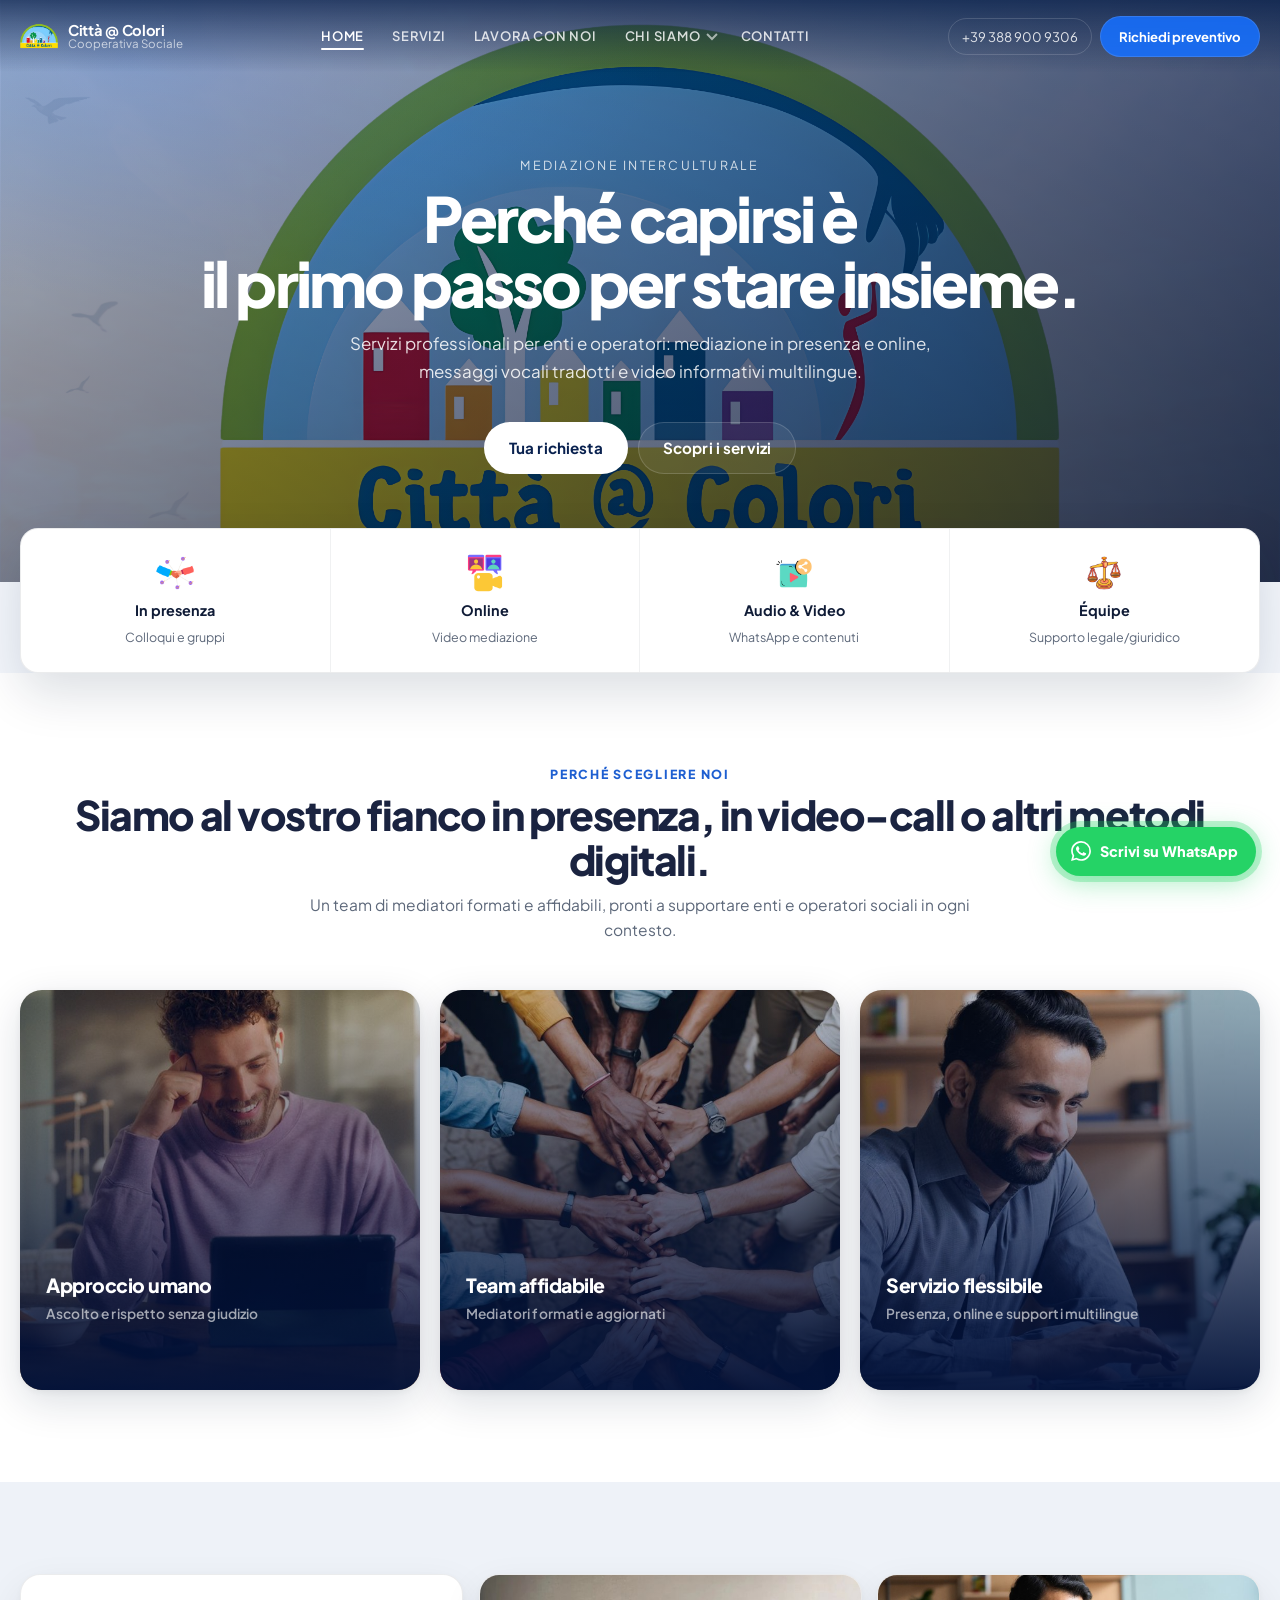
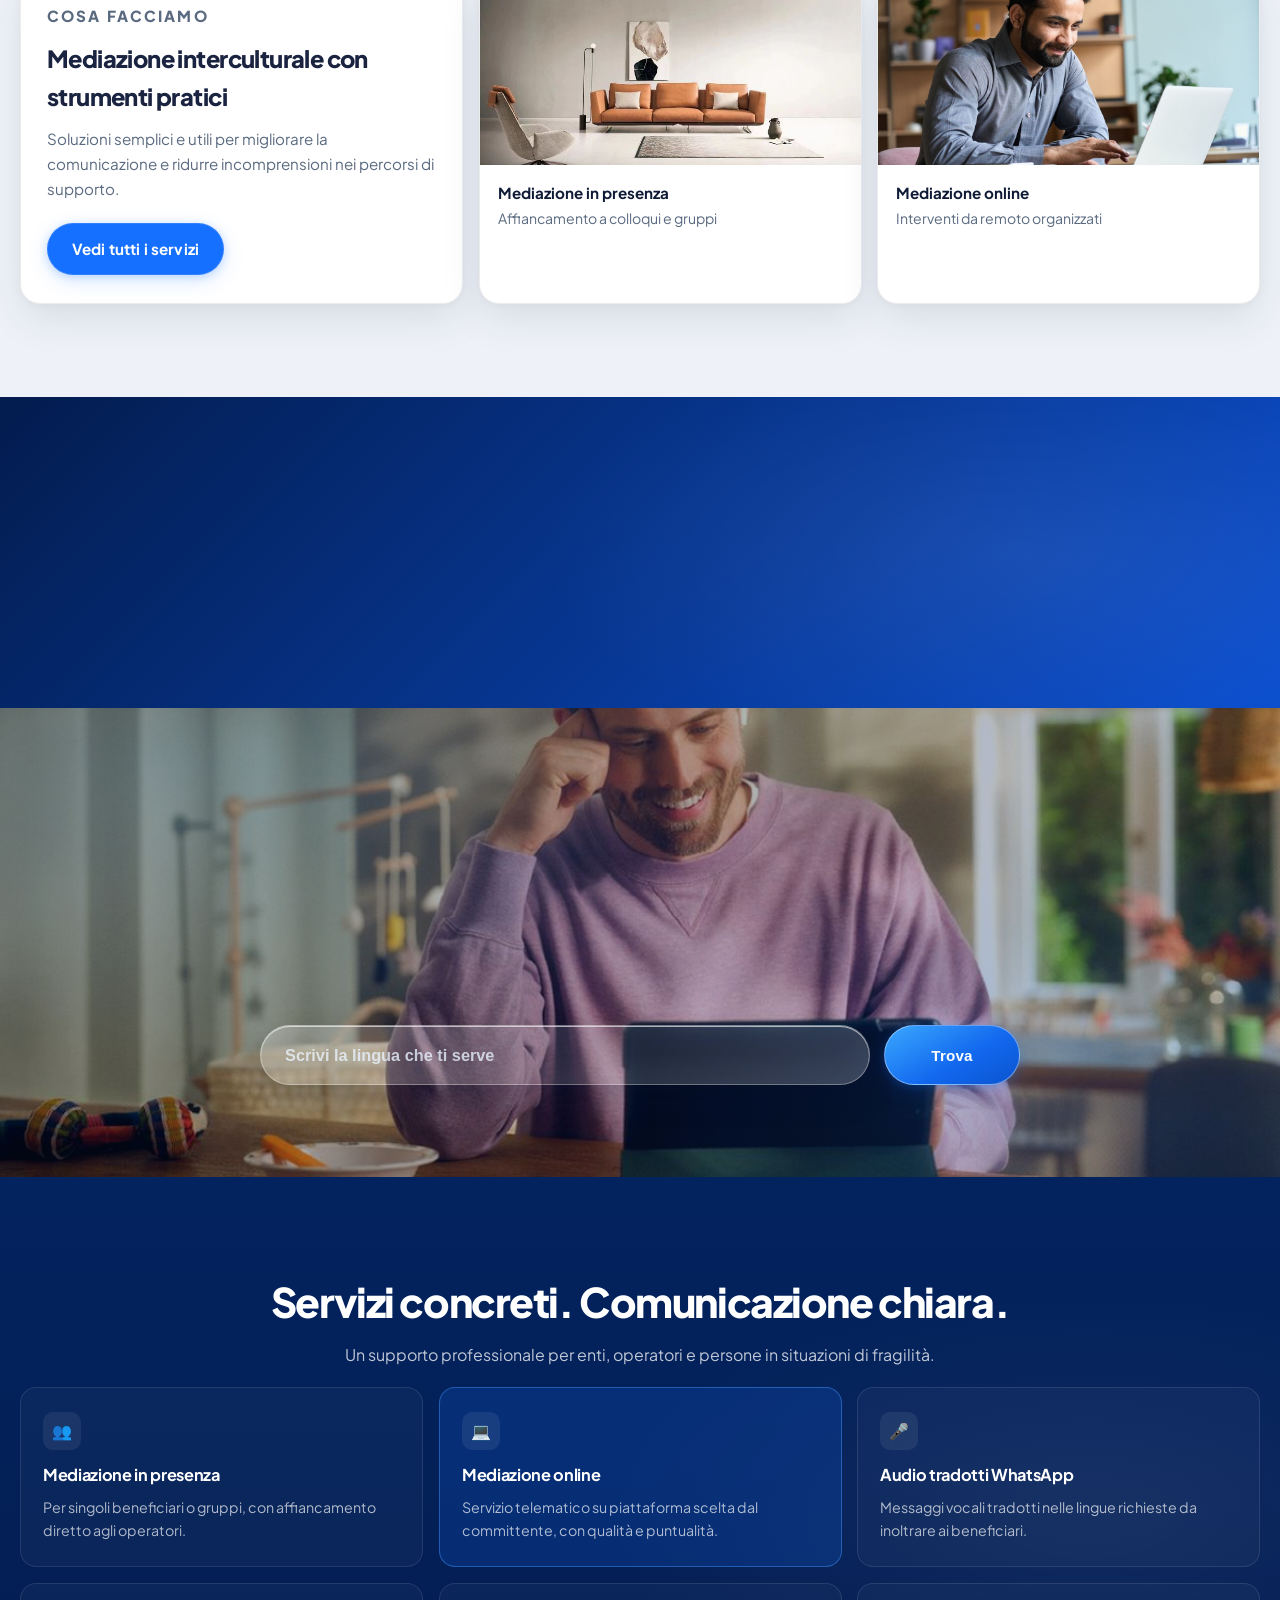
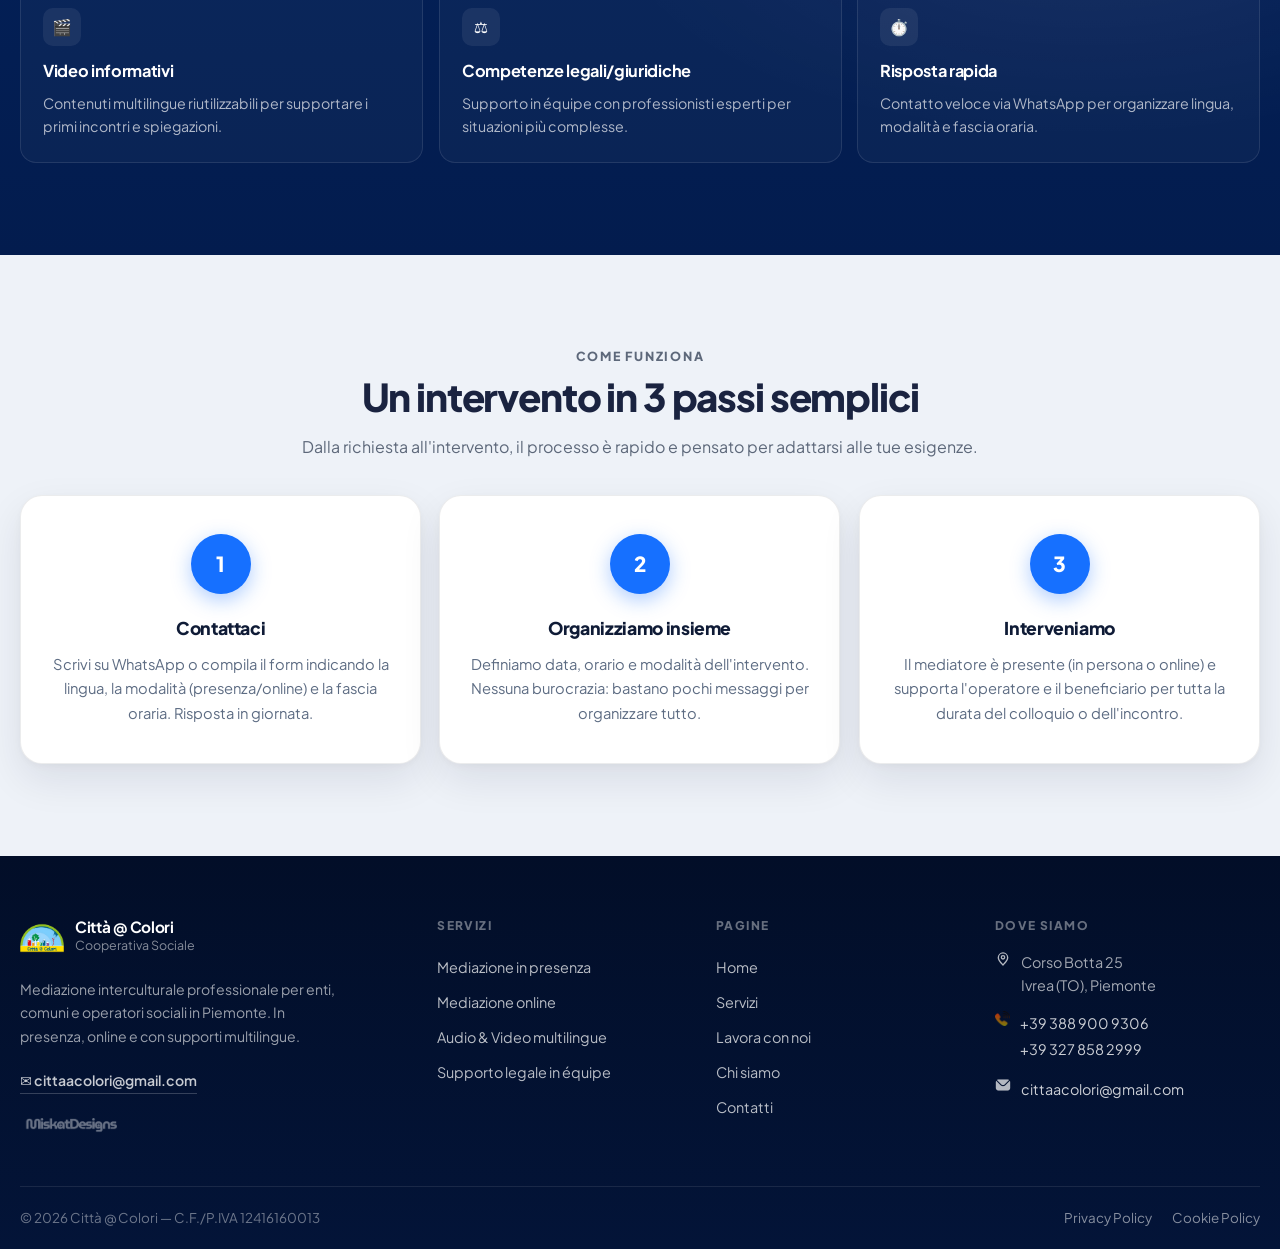
<file: index.html>
﻿<!doctype html>
<html lang="it">

<head>
  <meta charset="utf-8" />
  <meta name="viewport" content="width=device-width, initial-scale=1" />
  <title>Mediazione Interculturale in Piemonte e in tutta Italia | Citt&agrave; @ Colori Cooperativa Sociale</title>
  <meta name="description"
    content="Città @ Colori è una cooperativa sociale specializzata in mediazione interculturale per enti, comuni e operatori sociali del Piemonte. Servizi in presenza, online, audio WhatsApp e video multilingue. Sede a Ivrea (TO)." />
  <link rel="canonical" href="https://cittaacolori.com/" />
  <link rel="icon" type="image/jpeg" href="assets/img/logo.jpg" />

  <!-- Open Graph / Social -->
  <meta property="og:type" content="website" />
  <meta property="og:url" content="https://cittaacolori.com/" />
  <meta property="og:title" content="Mediazione Interculturale in Piemonte e in tutta Italia | Citt&agrave; @ Colori" />
  <meta property="og:description" content="Cooperativa sociale specializzata in mediazione interculturale per enti, comuni e operatori sociali del Piemonte. In presenza, online, audio WhatsApp e video multilingue." />
  <meta property="og:image" content="https://cittaacolori.com/assets/img/hero.jpg" />
  <meta property="og:locale" content="it_IT" />
  <meta property="og:site_name" content="Città @ Colori Cooperativa Sociale" />

  <link rel="stylesheet" href="styles.css" />
  <link rel="stylesheet" href="navbar.css" />

  <!-- Schema.org: LocalBusiness -->
  <script type="application/ld+json">
  {
    "@context": "https://schema.org",
    "@type": "LocalBusiness",
    "name": "Città @ Colori Cooperativa Sociale",
    "description": "Cooperativa sociale specializzata in mediazione interculturale per enti, comuni e operatori sociali del Piemonte. Servizi in presenza, online, audio WhatsApp e video multilingue.",
    "url": "https://cittaacolori.com/",
    "logo": "https://cittaacolori.com/assets/img/logo.jpg",
    "image": "https://cittaacolori.com/assets/img/hero.jpg",
    "telephone": ["+393889009306", "+393278582999"],
    "email": "cittaacolori@gmail.com",
    "address": {
      "@type": "PostalAddress",
      "streetAddress": "Via Cavour, 12",
      "postalCode": "10010",
      "addressLocality": "Settimo Vittone",
      "addressRegion": "TO",
      "addressCountry": "IT"
    },
    "geo": {
      "@type": "GeoCoordinates",
      "latitude": 45.4654,
      "longitude": 7.8736
    },
    "areaServed": ["Ivrea", "Torino", "Canavese", "Piemonte"],
    "priceRange": "€€",
    "foundingDate": "2021-02-01",
    "taxID": "12416160013",
    "sameAs": [],
    "hasOfferCatalog": {
      "@type": "OfferCatalog",
      "name": "Servizi di mediazione interculturale",
      "itemListElement": [
        {"@type": "Offer", "itemOffered": {"@type": "Service", "name": "Mediazione interculturale in presenza"}},
        {"@type": "Offer", "itemOffered": {"@type": "Service", "name": "Mediazione interculturale online"}},
        {"@type": "Offer", "itemOffered": {"@type": "Service", "name": "Audio tradotti WhatsApp multilingue"}},
        {"@type": "Offer", "itemOffered": {"@type": "Service", "name": "Video informativi multilingue"}},
        {"@type": "Offer", "itemOffered": {"@type": "Service", "name": "Supporto legale e giuridico in équipe"}}
      ]
    }
  }
  </script>
</head>

<body>

  <!-- Barra progresso lettura -->
  <div id="scrollProgress" aria-hidden="true"></div>

  <!-- HERO / HEADER -->
  <header class="heroTop">
    <div class="heroTop-overlay"></div>

    <div class="site-shell">
      <div class="heroCenter">
        <p class="eyebrow">MEDIAZIONE INTERCULTURALE</p>
        <h1>Perché capirsi è <br> il primo passo per stare insieme.</h1>
        <p class="heroSub">
          Servizi professionali per enti e operatori: mediazione in presenza e online,
          messaggi vocali tradotti e video informativi multilingue.
        </p>
        <div class="heroBtns">
          <a class="btnWhite" href="/contatti">Tua richiesta</a>
          <a class="btnGhost" href="/servizi">Scopri i servizi</a>
        </div>
      </div>
    </div>
  </header>

  <main>
  <!-- QUICK SERVICES TABS -->
  <section class="floatingServicesWrap">
    <div class="site-shell">
      <div class="floatingServices">
        <a class="fsItem" href="/servizi#presenza">
          <span class="fsIcon" aria-hidden="true"><img class="fsIconImg" src="assets/img/presenza.png" alt="" loading="lazy"></span>
          <strong>In presenza</strong>
          <small>Colloqui e gruppi</small>
        </a>

        <a class="fsItem" href="/servizi#online">
          <span class="fsIcon" aria-hidden="true"><img class="fsIconImg" src="assets/img/online.png" alt="" loading="lazy"></span>
          <strong>Online</strong>
          <small>Video mediazione</small>
        </a>

        <a class="fsItem" href="/servizi#media">
          <span class="fsIcon" aria-hidden="true"><img class="fsIconImg" src="assets/img/audio-visual.png" alt="" loading="lazy"></span>
          <strong>Audio & Video</strong>
          <small>WhatsApp e contenuti</small>
        </a>

        <a class="fsItem" href="/servizi#equipe">
          <span class="fsIcon" aria-hidden="true"><img class="fsIconImg" src="assets/img/legale.png" alt="" loading="lazy"></span>
          <strong>Équipe</strong>
          <small>Supporto legale/giuridico</small>
        </a>
      </div>
    </div>
  </section>

  <!-- WHY CHOOSE US -->
  <section class="section section-light">
    <div class="site-shell">
      <div class="sectionHead center reveal">
        <p class="sectionEyebrow">Perché scegliere noi</p>
        <h2>Siamo al vostro fianco in presenza, in video-call o altri metodi digitali.</h2>
        <p style="margin:10px auto 0;max-width:60ch;color:#5d687a;font-size:.97rem;line-height:1.6">
          Un team di mediatori formati e affidabili, pronti a supportare enti e operatori sociali in ogni contesto.
        </p>
      </div>

      <div class="whyCardsGrid">

        <div class="whyHoverCard reveal reveal-d1">
          <div class="whyHoverCard-bg" style="background-image:url(assets/img/home.jpg)"></div>
          <div class="whyHoverCard-overlay"></div>
          <div class="whyHoverCard-content">
            <div class="whyHoverCard-num">01</div>
            <h3 class="whyHoverCard-title">Approccio umano</h3>
            <p class="whyHoverCard-tagline">Ascolto e rispetto senza giudizio</p>
            <p class="whyHoverCard-desc">Città @ Colori nasce per essere vicina ai bisogni reali delle persone in difficoltà, con ascolto genuino, rispetto e attenzione concreta alle situazioni individuali.</p>
            <a class="whyHoverCard-cta" href="/contatti">
              Contattaci <img src="right-arrow.png" alt="">
            </a>
          </div>
        </div>

        <div class="whyHoverCard reveal reveal-d2">
          <div class="whyHoverCard-bg" style="background-image:url(assets/img/team.jpg)"></div>
          <div class="whyHoverCard-overlay"></div>
          <div class="whyHoverCard-content">
            <div class="whyHoverCard-num">02</div>
            <h3 class="whyHoverCard-title">Team affidabile</h3>
            <p class="whyHoverCard-tagline">Mediatori formati e aggiornati</p>
            <p class="whyHoverCard-desc">Il nostro team è composto da mediatori interculturali formati, aggiornati e con esperienza diretta sul territorio in contesti sociali complessi.</p>
            <a class="whyHoverCard-cta" href="/lavora-con-noi">
              Lavora con noi <img src="right-arrow.png" alt="">
            </a>
          </div>
        </div>

        <div class="whyHoverCard reveal reveal-d3">
          <div class="whyHoverCard-bg" style="background-image:url(assets/img/service-2.jpg)"></div>
          <div class="whyHoverCard-overlay"></div>
          <div class="whyHoverCard-content">
            <div class="whyHoverCard-num">03</div>
            <h3 class="whyHoverCard-title">Servizio flessibile</h3>
            <p class="whyHoverCard-tagline">Presenza, online e supporti multilingue</p>
            <p class="whyHoverCard-desc">Offriamo soluzioni integrate per ogni esigenza: affiancamento in presenza, video-call, messaggi vocali tradotti e video informativi in più di 10 lingue.</p>
            <a class="whyHoverCard-cta" href="/servizi">
              Scopri i servizi <img src="right-arrow.png" alt="">
            </a>
          </div>
        </div>

      </div>
    </div>
  </section>

  <!-- FEATURE CARDS -->
  <section class="section section-soft">
    <div class="site-shell">
      <div class="featureRow">
        <div class="featureLead reveal reveal-d1">
          <p class="sectionEyebrow">Cosa facciamo</p>
          <h3>Mediazione interculturale con strumenti pratici</h3>
          <p>
            Soluzioni semplici e utili per migliorare la comunicazione e ridurre incomprensioni nei percorsi di
            supporto.
          </p>
          <a class="btnBlue" href="/servizi">Vedi tutti i servizi</a>
        </div>

        <a class="miniFeature reveal reveal-d2" href="/servizi#presenza">
          <img src="assets/img/service-1.jpg" alt="Mediazione interculturale in presenza - colloqui e gruppi" loading="lazy">
          <div>
            <strong>Mediazione in presenza</strong>
            <span>Affiancamento a colloqui e gruppi</span>
          </div>
        </a>

        <a class="miniFeature reveal reveal-d3" href="/servizi#online">
          <img src="assets/img/service-2.jpg" alt="Mediazione interculturale online - videocall da remoto" loading="lazy">
          <div>
            <strong>Mediazione online</strong>
            <span>Interventi da remoto organizzati</span>
          </div>
        </a>
      </div>
    </div>
  </section>

  <!-- STATS -->
  <section class="statsSection">
    <div class="site-shell">
      <div class="statsGrid">
        <div class="statItem reveal reveal-d1">
          <span class="statNum" data-counter="10" data-suffix="+">10+</span>
          <span class="statLabel">Lingue disponibili</span>
        </div>
        <div class="statItem reveal reveal-d2">
          <span class="statNum" data-counter="4" data-suffix="">4</span>
          <span class="statLabel">Modalità di servizio</span>
        </div>
        <div class="statItem reveal reveal-d3">
          <span class="statNum">2021</span>
          <span class="statLabel">Anno di fondazione</span>
        </div>
        <div class="statItem reveal reveal-d4">
          <span class="statNum" data-counter="100" data-suffix="%">100%</span>
          <span class="statLabel">In presenza e online</span>
        </div>
      </div>
    </div>
  </section>

    <!-- LINGUA SU MISURA -->
  <section class="langSection" id="trova-lingua">
    <div class="langVideoWrap" aria-hidden="true">
      <video
        id="langVideoBg"
        class="langVideo"
        autoplay
        muted
        loop
        playsinline
        preload="metadata"
        poster="assets/img/home.jpg">
        <source src="assets/img/lang.mp4" type="video/mp4" />
      </video>
      <div class="langVideoOverlay"></div>
    </div>
    <div class="site-shell">
      <div class="langFinderHead reveal">
        
        <h2 class="langTitle">Parliamo la tua lingua. Letteralmente.</h2>
        <p class="langSubtitle">Che lingua cerchi?</p>
      </div>
      <form class="langFinderForm reveal" id="langFinderForm" novalidate>
        <label class="srOnly" for="langFinderInput">Scrivi la lingua che ti serve</label>
        <input
          class="langFinderInput"
          id="langFinderInput"
          name="lingua_richiesta"
          type="text"
          autocomplete="off"
          placeholder="Scrivi la lingua che ti serve" />
        <button class="btnBlue langFinderBtn" type="submit">Trova</button>
      </form>
    </div>
  </section>

  <!-- DARK SERVICES GRID -->
  <section class="section section-dark">
    <div class="site-shell">
      <div class="darkHead reveal">
        <h2>Servizi concreti. Comunicazione chiara.</h2>
        <p>Un supporto professionale per enti, operatori e persone in situazioni di fragilità.</p>
      </div>

      <div class="darkServiceGrid">
        <article class="darkServiceCard reveal reveal-d1">
          <span class="dIcon">👥</span>
          <h4>Mediazione in presenza</h4>
          <p>Per singoli beneficiari o gruppi, con affiancamento diretto agli operatori.</p>
        </article>

        <article class="darkServiceCard active reveal reveal-d2">
          <span class="dIcon">💻</span>
          <h4>Mediazione online</h4>
          <p>Servizio telematico su piattaforma scelta dal committente, con qualità e puntualità.</p>
        </article>

        <article class="darkServiceCard reveal reveal-d3">
          <span class="dIcon">🎤</span>
          <h4>Audio tradotti WhatsApp</h4>
          <p>Messaggi vocali tradotti nelle lingue richieste da inoltrare ai beneficiari.</p>
        </article>

        <article class="darkServiceCard reveal reveal-d4">
          <span class="dIcon">🎬</span>
          <h4>Video informativi</h4>
          <p>Contenuti multilingue riutilizzabili per supportare i primi incontri e spiegazioni.</p>
        </article>

        <article class="darkServiceCard reveal reveal-d5">
          <span class="dIcon">⚖️</span>
          <h4>Competenze legali/giuridiche</h4>
          <p>Supporto in équipe con professionisti esperti per situazioni più complesse.</p>
        </article>

        <article class="darkServiceCard reveal reveal-d6">
          <span class="dIcon">⏱️</span>
          <h4>Risposta rapida</h4>
          <p>Contatto veloce via WhatsApp per organizzare lingua, modalità e fascia oraria.</p>
        </article>
      </div>
    </div>
  </section>

  <!-- COME FUNZIONA -->
  <section class="howSection">
    <div class="site-shell">
      <div class="howHead reveal">
        <p class="sectionEyebrow">Come funziona</p>
        <h2>Un intervento in 3 passi semplici</h2>
        <p>Dalla richiesta all'intervento, il processo è rapido e pensato per adattarsi alle tue esigenze.</p>
      </div>
      <div class="howSteps">
        <div class="howConnector" aria-hidden="true"></div>
        <div class="howStep reveal reveal-d1">
          <div class="howNum">1</div>
          <h4>Contattaci</h4>
          <p>Scrivi su WhatsApp o compila il form indicando la lingua, la modalità (presenza/online) e la fascia oraria. Risposta in giornata.</p>
        </div>
        <div class="howStep reveal reveal-d2">
          <div class="howNum">2</div>
          <h4>Organizziamo insieme</h4>
          <p>Definiamo data, orario e modalità dell'intervento. Nessuna burocrazia: bastano pochi messaggi per organizzare tutto.</p>
        </div>
        <div class="howStep reveal reveal-d3">
          <div class="howNum">3</div>
          <h4>Interveniamo</h4>
          <p>Il mediatore è presente (in persona o online) e supporta l'operatore e il beneficiario per tutta la durata del colloquio o dell'incontro.</p>
        </div>
      </div>
    </div>
  </section>

  </main>
  <!-- Lingua flow popup -->
  <div class="langFlowOverlay" id="langFlowOverlay" role="dialog" aria-modal="true" aria-labelledby="langFlowTitle" hidden>
    <div class="langFlowPopup">
      <img src="assets/img/happy.gif" alt="" class="langFlowIcon">
      <h3 id="langFlowTitle">Troviamo la soluzione migliore per la tua lingua</h3>
    </div>
  </div>

  <!-- WhatsApp float -->
  <div class="waFloat">
    <div class="waFloat-ring" aria-hidden="true"></div>
    <a class="waFloat-btn" target="_blank" rel="noopener"
      href="https://wa.me/393889009306?text=Ciao%20Citt%C3%A0%20%40%20Colori%2C%20vorrei%20un%20preventivo."
      aria-label="Contattaci su WhatsApp">
      <svg viewBox="0 0 24 24" xmlns="http://www.w3.org/2000/svg" aria-hidden="true">
        <path d="M17.472 14.382c-.297-.149-1.758-.867-2.03-.967-.273-.099-.471-.148-.67.15-.197.297-.767.966-.94 1.164-.173.199-.347.223-.644.075-.297-.15-1.255-.463-2.39-1.475-.883-.788-1.48-1.761-1.653-2.059-.173-.297-.018-.458.13-.606.134-.133.298-.347.446-.52.149-.174.198-.298.298-.497.099-.198.05-.371-.025-.52-.075-.149-.669-1.612-.916-2.207-.242-.579-.487-.5-.669-.51-.173-.008-.371-.01-.57-.01-.198 0-.52.074-.792.372-.272.297-1.04 1.016-1.04 2.479 0 1.462 1.065 2.875 1.213 3.074.149.198 2.096 3.2 5.077 4.487.709.306 1.262.489 1.694.625.712.227 1.36.195 1.871.118.571-.085 1.758-.719 2.006-1.413.248-.694.248-1.289.173-1.413-.074-.124-.272-.198-.57-.347m-5.421 7.403h-.004a9.87 9.87 0 01-5.031-1.378l-.361-.214-3.741.982.998-3.648-.235-.374a9.86 9.86 0 01-1.51-5.26c.001-5.45 4.436-9.884 9.888-9.884 2.64 0 5.122 1.03 6.988 2.898a9.825 9.825 0 012.893 6.994c-.003 5.45-4.437 9.884-9.885 9.884m8.413-18.297A11.815 11.815 0 0012.05 0C5.495 0 .16 5.335.157 11.892c0 2.096.547 4.142 1.588 5.945L.057 24l6.305-1.654a11.882 11.882 0 005.683 1.448h.005c6.554 0 11.89-5.335 11.893-11.893a11.821 11.821 0 00-3.48-8.413z"/>
      </svg>
      <span>Scrivi su WhatsApp</span>
    </a>
  </div>

  <!-- FOOTER -->
  <footer class="siteFooter">
    <div class="site-shell">

      <div class="footerTop">

        <!-- Brand -->
        <div class="ftCol-brand">
          <a class="ftLogo" href="/">
            <img src="assets/img/logo.jpg" alt="Logo Città @ Colori Cooperativa Sociale">
            <div class="ftLogo-text">
              <strong>Città @ Colori</strong>
              <span>Cooperativa Sociale</span>
            </div>
          </a>
          <p class="ftDesc">Mediazione interculturale professionale per enti, comuni e operatori sociali in Piemonte. In presenza, online e con supporti multilingue.</p>
          <a class="ftEmailLink" href="mailto:cittaacolori@gmail.com">✉ cittaacolori@gmail.com</a>
          <a href="https://www.facebook.com/share/1NcapkEyW7/" target="_blank" rel="noopener noreferrer" class="ftCredit">
            <img src="assets/img/mdesignstextlogo.png" alt="MiskatDesigns" class="ftCreditLogo">
            <span class="ftCreditTag">Web Designer</span>
          </a>
        </div>

        <!-- Servizi -->
        <div>
          <p class="ftTitle">Servizi</p>
          <nav class="ftNav">
            <a href="/servizi#presenza">Mediazione in presenza</a>
            <a href="/servizi#online">Mediazione online</a>
            <a href="/servizi#media">Audio & Video multilingue</a>
            <a href="/servizi#equipe">Supporto legale in équipe</a>
          </nav>
        </div>

        <!-- Pagine -->
        <div>
          <p class="ftTitle">Pagine</p>
          <nav class="ftNav">
            <a href="/">Home</a>
            <a href="/servizi">Servizi</a>
            <a href="/lavora-con-noi">Lavora con noi</a>
            <a href="/chi-siamo">Chi siamo</a>
            <a href="/contatti">Contatti</a>
          </nav>
        </div>

        <!-- Dove siamo -->
        <div>
          <p class="ftTitle">Dove siamo</p>
          <address class="ftAddress">
            <div class="ftAddressLine">
              <span class="ftAddressLine-icon"><img src="location.svg" alt="" width="16" style="filter:invert(1);opacity:.7"></span>
              <span>Corso Botta 25<br>Ivrea (TO), Piemonte</span>
            </div>
            <div class="ftAddressLine">
              <span class="ftAddressLine-icon"><img src="phone-call.png" alt="" width="15" style="filter:invert(1);opacity:.7"></span>
              <div>
                <a href="tel:+393889009306">+39 388 900 9306</a>
                <a href="tel:+393278582999">+39 327 858 2999</a>
              </div>
            </div>
            <div class="ftAddressLine">
              <span class="ftAddressLine-icon"><img src="mail.png" alt="" width="16" style="filter:invert(1);opacity:.7"></span>
              <a href="mailto:cittaacolori@gmail.com">cittaacolori@gmail.com</a>
            </div>
          </address>
        </div>

      </div>

      <div class="footerDivider"></div>

      <div class="footerBottom2">
        <span>© <span id="year"></span> Città @ Colori — C.F./P.IVA 12416160013</span>
        <div class="ftBottomLinks">
          <a href="/privacy">Privacy Policy</a>
          <a href="/cookie">Cookie Policy</a>
        </div>
      </div>

    </div>
  </footer>

  <script src="navbar.js"></script>
  <script src="app.js" defer></script>
</body>

</html>
</file>
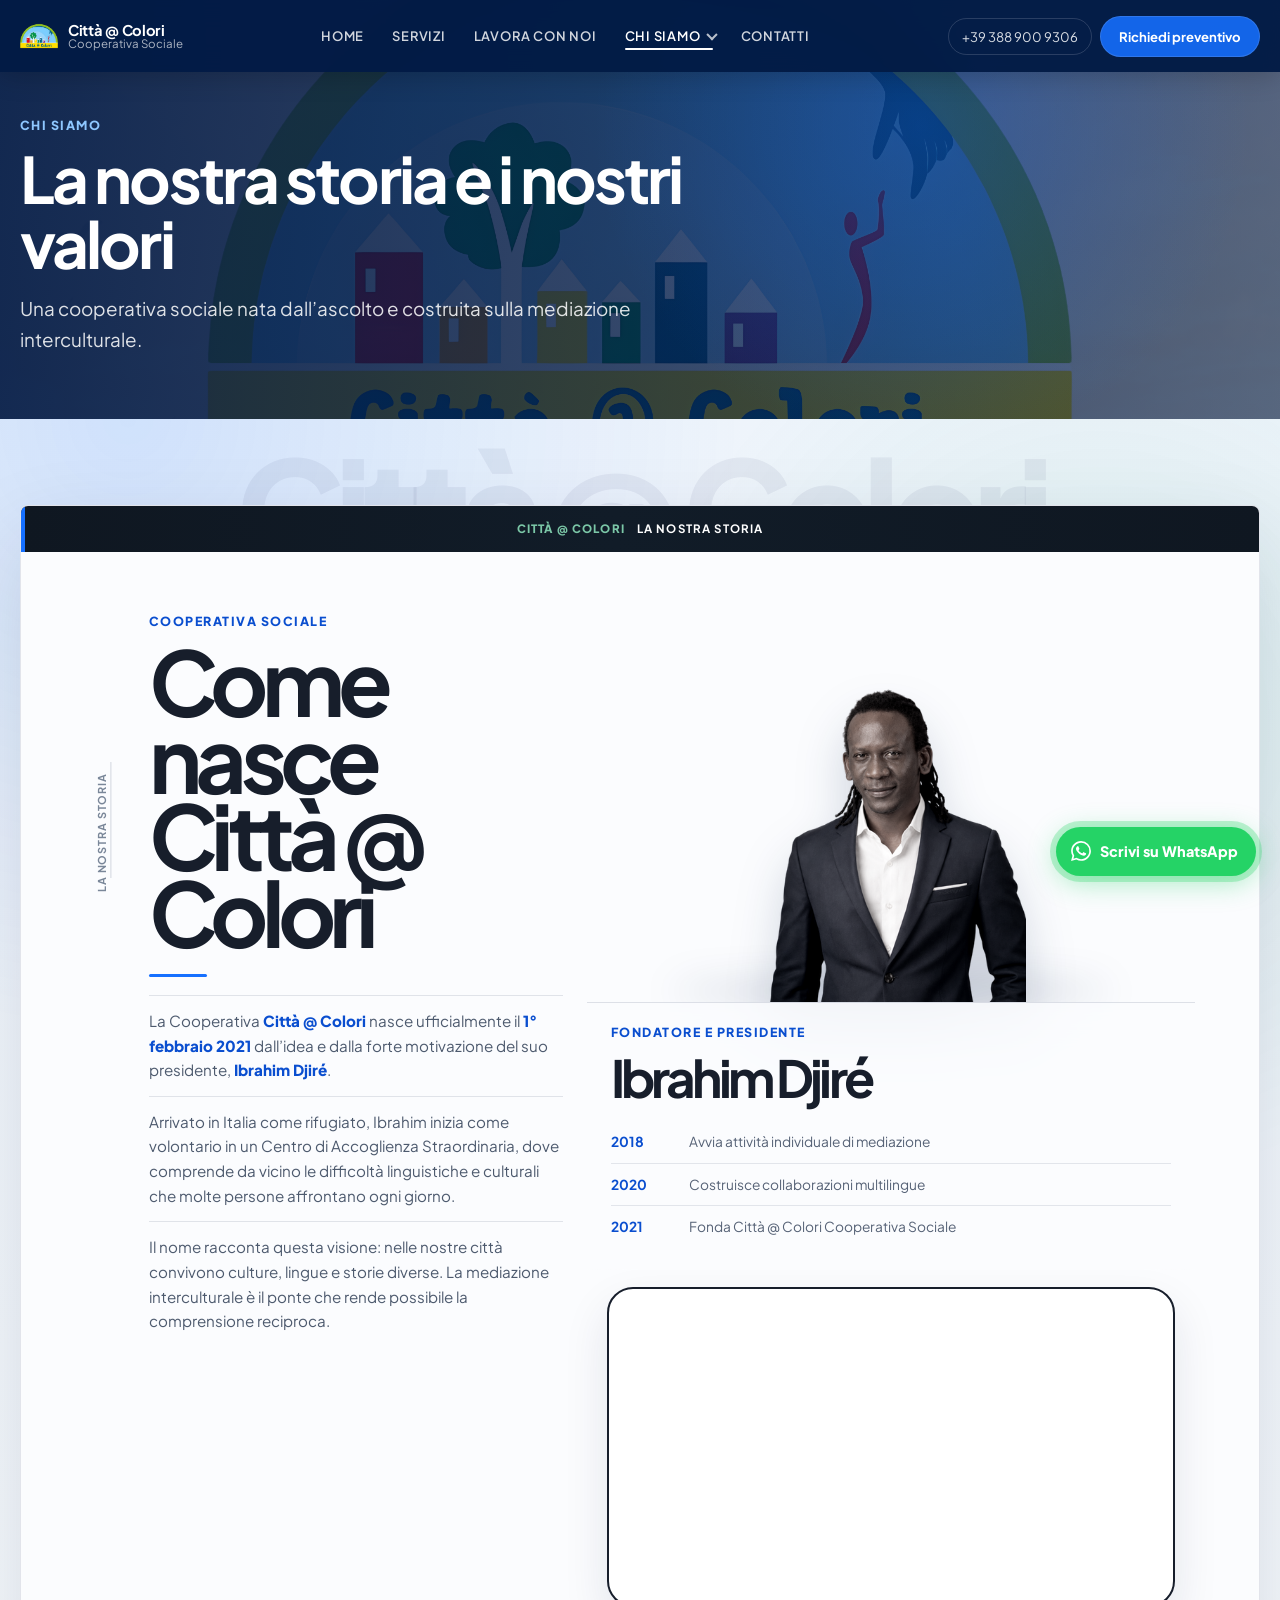
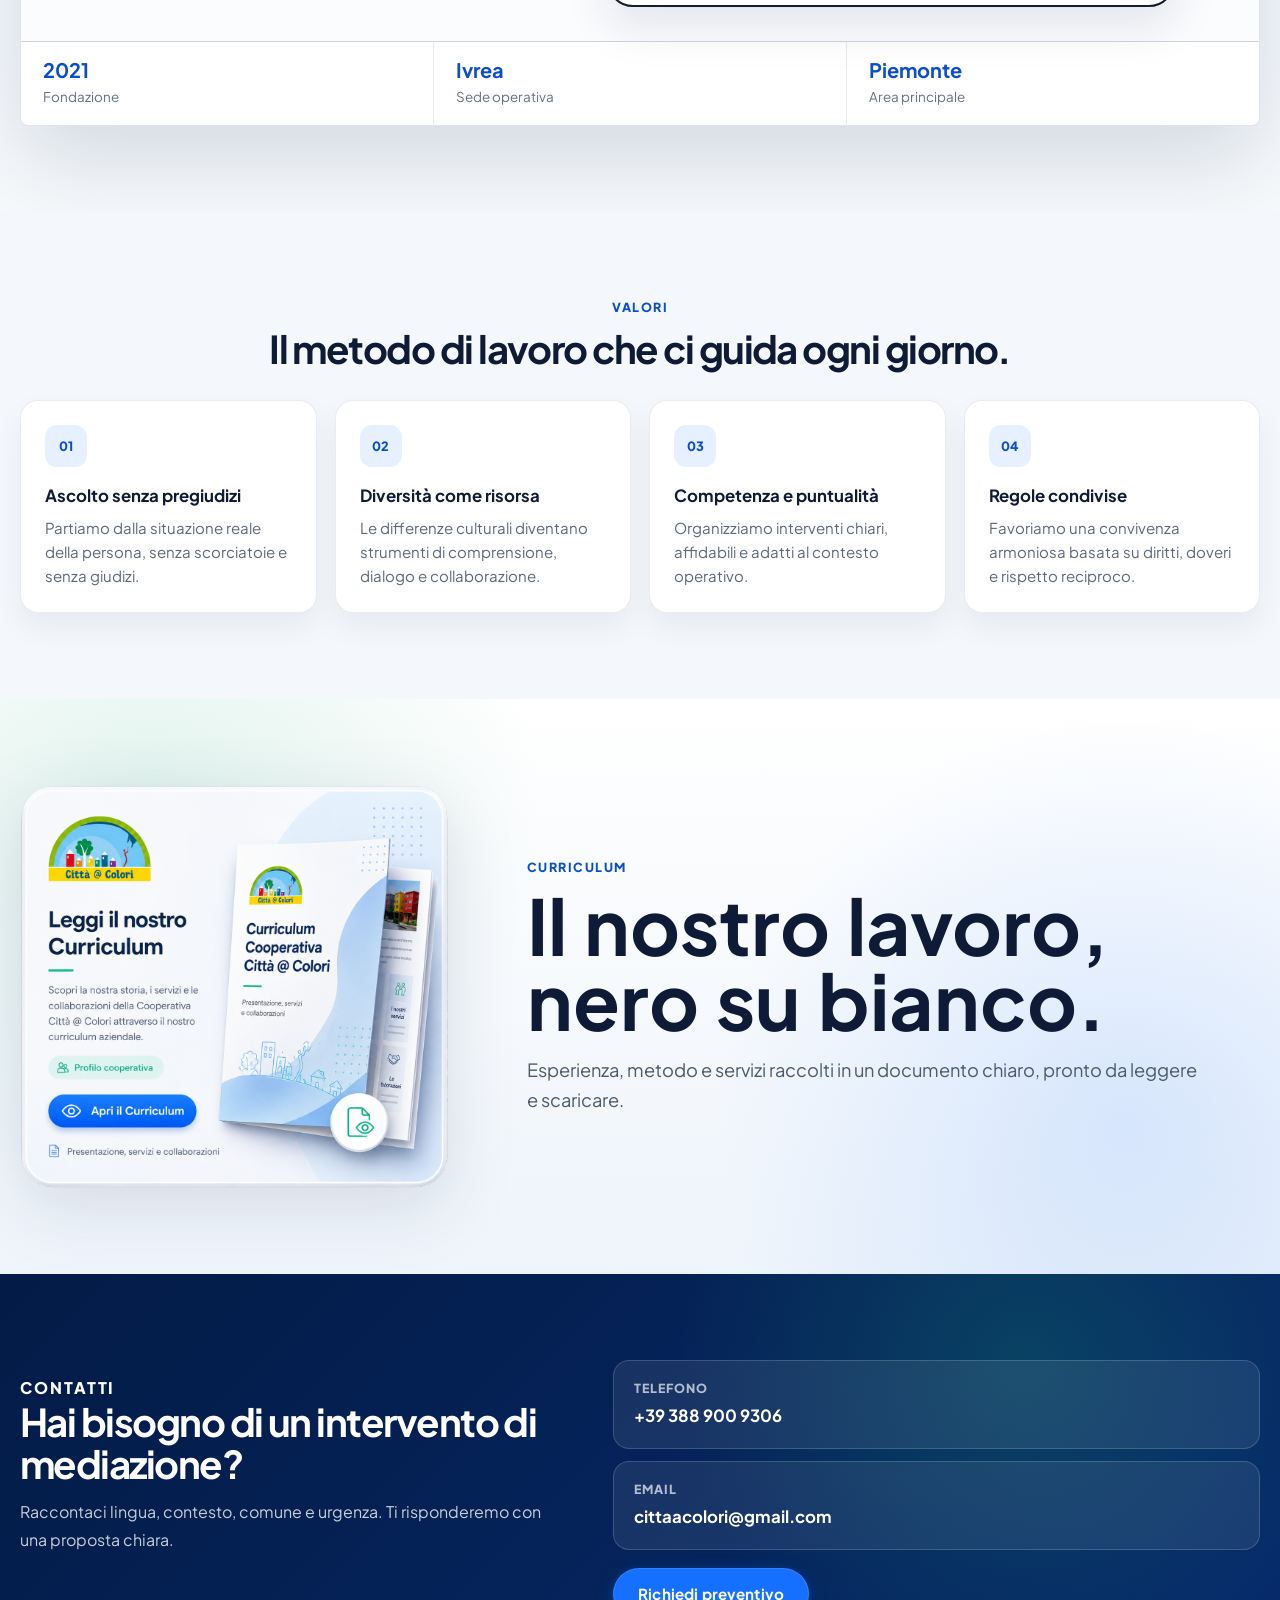
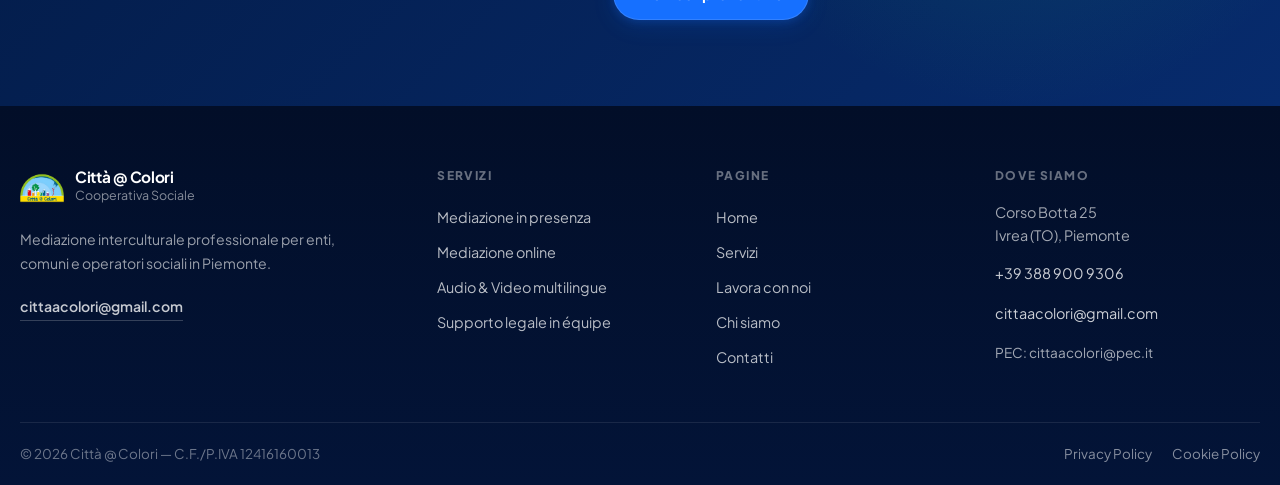
<file: chi-siamo.html>
<!doctype html>
<html lang="it">

<head>
  <meta charset="utf-8" />
  <meta name="viewport" content="width=device-width, initial-scale=1" />
  <title>Chi siamo | Città @ Colori Cooperativa Sociale</title>
  <meta name="description" content="Scopri Città @ Colori Cooperativa Sociale: storia, valori, fondatore e mediazione interculturale per enti, operatori e comunità in Piemonte." />
  <link rel="canonical" href="https://cittaacolori.com/chi-siamo" />
  <link rel="icon" type="image/jpeg" href="assets/img/logo.jpg" />

  <meta property="og:type" content="website" />
  <meta property="og:url" content="https://cittaacolori.com/chi-siamo" />
  <meta property="og:title" content="Chi siamo | Città @ Colori Cooperativa Sociale" />
  <meta property="og:description" content="La storia, i valori e il metodo di Città @ Colori: cooperativa sociale specializzata in mediazione interculturale." />
  <meta property="og:image" content="https://cittaacolori.com/assets/img/hero.jpg" />
  <meta property="og:locale" content="it_IT" />
  <meta property="og:site_name" content="Città @ Colori Cooperativa Sociale" />

  <link rel="stylesheet" href="styles.css" />
  <link rel="stylesheet" href="navbar.css" />

  <script type="application/ld+json">
  {
    "@context": "https://schema.org",
    "@type": "AboutPage",
    "name": "Chi siamo | Città @ Colori Cooperativa Sociale",
    "description": "Storia, valori e contatti di Città @ Colori Cooperativa Sociale",
    "url": "https://cittaacolori.com/chi-siamo",
    "mainEntity": {
      "@type": "Organization",
      "name": "Città @ Colori Cooperativa Sociale",
      "foundingDate": "2021-02-01",
      "founder": {"@type": "Person", "name": "Ibrahim Djiré"},
      "description": "Cooperativa sociale specializzata in mediazione interculturale a Ivrea e in Piemonte.",
      "taxID": "12416160013",
      "email": ["cittaacolori@gmail.com", "cittaacolori@pec.it"],
      "telephone": ["+393889009306", "+393278582999"],
      "url": "https://cittaacolori.com/",
      "address": {
        "@type": "PostalAddress",
        "streetAddress": "Corso Botta 25",
        "postalCode": "10015",
        "addressLocality": "Ivrea",
        "addressRegion": "TO",
        "addressCountry": "IT"
      }
    }
  }
  </script>
</head>

<body>
  <div id="scrollProgress" aria-hidden="true"></div>

  <header class="chiHero">
    <div class="chiHero-media" aria-hidden="true"></div>
    <div class="chiHero-overlay" aria-hidden="true"></div>
    <div class="site-shell">
      <div class="chiHero-content">
        <p class="chiKicker">Chi siamo</p>
        <h1>La nostra storia e i nostri valori</h1>
        <p>Una cooperativa sociale nata dall’ascolto e costruita sulla mediazione interculturale.</p>
      </div>
    </div>
  </header>

  <main class="chiMain">
    <section class="chiPortfolioStory" id="storia" aria-labelledby="story-title">
      <div class="site-shell">
        <div class="chiPortfolioFrame">
          <div class="chiPortfolioTop" aria-hidden="true">
            <span>Città @ Colori</span>
            <strong>La nostra storia</strong>
          </div>

          <div class="chiPortfolioGrid">
            <div class="chiPortfolioCopy">
              <p class="chiVerticalLabel">La nostra storia</p>
              <p class="chiKicker">Cooperativa sociale</p>
              <h2 id="story-title">Come nasce Città @ Colori</h2>
              <div class="chiPortfolioRule"></div>
              <p>
                La Cooperativa <strong>Città @ Colori</strong> nasce ufficialmente il
                <strong>1° febbraio 2021</strong> dall’idea e dalla forte motivazione del suo
                presidente, <strong>Ibrahim Djiré</strong>.
              </p>
              <p>
                Arrivato in Italia come rifugiato, Ibrahim inizia come volontario in un Centro di
                Accoglienza Straordinaria, dove comprende da vicino le difficoltà linguistiche e
                culturali che molte persone affrontano ogni giorno.
              </p>
              <p>
                Il nome racconta questa visione: nelle nostre città convivono culture, lingue e storie
                diverse. La mediazione interculturale è il ponte che rende possibile la comprensione
                reciproca.
              </p>
            </div>

            <div class="chiPortfolioFounder">
              <div class="chiPortfolioPortrait">
                <img src="assets/img/me.png" alt="Ritratto di Ibrahim Djiré, fondatore e presidente di Città @ Colori" loading="lazy" />
                <span aria-hidden="true">2021</span>
              </div>
              <div class="chiPortfolioBio">
                <p class="chiKicker">Fondatore e presidente</p>
                <h3>Ibrahim Djiré</h3>
                <ul aria-label="Tappe principali">
                  <li><strong>2018</strong><span>Avvia attività individuale di mediazione</span></li>
                  <li><strong>2020</strong><span>Costruisce collaborazioni multilingue</span></li>
                  <li><strong>2021</strong><span>Fonda Città @ Colori Cooperativa Sociale</span></li>
                </ul>
              </div>
              <div class="chiPortfolioVideo">
                <iframe
                  src="https://www.canva.com/design/DAHNCfWMkv8/10FAr3P_9lcx356GPojgdw/watch?embed"
                  title="Video Citt&agrave; @ Colori"
                  loading="lazy"
                  allowfullscreen="allowfullscreen"
                  allow="fullscreen">
                </iframe>
              </div>
            </div>
          </div>

          <div class="chiPortfolioStats" aria-label="Dati principali">
            <div><strong>2021</strong><span>Fondazione</span></div>
            <div><strong>Ivrea</strong><span>Sede operativa</span></div>
            <div><strong>Piemonte</strong><span>Area principale</span></div>
          </div>
        </div>
      </div>
    </section>

    <section class="chiSection chiValuesSection" id="valori" aria-labelledby="values-title">
      <div class="site-shell">
        <div class="chiSectionHead chiSectionHead-center">
          <p class="chiKicker">Valori</p>
          <h2 id="values-title">Il metodo di lavoro che ci guida ogni giorno.</h2>
        </div>

        <div class="chiValuesGrid">
          <article class="chiValueCard">
            <span class="chiValueIcon" aria-hidden="true">01</span>
            <h3>Ascolto senza pregiudizi</h3>
            <p>Partiamo dalla situazione reale della persona, senza scorciatoie e senza giudizi.</p>
          </article>
          <article class="chiValueCard">
            <span class="chiValueIcon" aria-hidden="true">02</span>
            <h3>Diversità come risorsa</h3>
            <p>Le differenze culturali diventano strumenti di comprensione, dialogo e collaborazione.</p>
          </article>
          <article class="chiValueCard">
            <span class="chiValueIcon" aria-hidden="true">03</span>
            <h3>Competenza e puntualità</h3>
            <p>Organizziamo interventi chiari, affidabili e adatti al contesto operativo.</p>
          </article>
          <article class="chiValueCard">
            <span class="chiValueIcon" aria-hidden="true">04</span>
            <h3>Regole condivise</h3>
            <p>Favoriamo una convivenza armoniosa basata su diritti, doveri e rispetto reciproco.</p>
          </article>
        </div>
      </div>
    </section>

    <section class="chiSection chiCvSection" id="curriculum" aria-labelledby="cv-title">
      <div class="site-shell">
        <div class="chiCvLayout">
          <div class="chiCvActions" aria-label="Azioni curriculum">
            <button class="chiCvCard chiCvCard-view" type="button" data-cv-open aria-haspopup="dialog" aria-label="Vedi il nostro curriculum">
              <img src="assets/img/viewCV.svg" alt="" loading="lazy" />
            </button>
          </div>

          <div class="chiCvStatement">
            <p class="chiKicker">Curriculum</p>
            <h2 id="cv-title" class="chiCvWaveTitle" aria-label="Il nostro lavoro, nero su bianco.">
              <span style="--wave-i:0">Il</span>
              <span style="--wave-i:1">nostro</span>
              <span style="--wave-i:2">lavoro,</span>
              <span style="--wave-i:3">nero</span>
              <span style="--wave-i:4">su</span>
              <span style="--wave-i:5">bianco.</span>
            </h2>
            <p>Esperienza, metodo e servizi raccolti in un documento chiaro, pronto da leggere e scaricare.</p>
          </div>
        </div>
      </div>
    </section>

    <section class="chiSection chiContactSection" aria-labelledby="contact-title">
      <div class="site-shell">
        <div class="chiContactGrid">
          <div>
            <p class="chiKicker">Contatti</p>
            <h2 id="contact-title">Hai bisogno di un intervento di mediazione?</h2>
            <p>Raccontaci lingua, contesto, comune e urgenza. Ti risponderemo con una proposta chiara.</p>
          </div>
          <div class="chiContactCards">
            <a href="tel:+393889009306" class="chiContactCard">
              <span>Telefono</span>
              <strong>+39 388 900 9306</strong>
            </a>
            <a href="mailto:cittaacolori@gmail.com" class="chiContactCard">
              <span>Email</span>
              <strong>cittaacolori@gmail.com</strong>
            </a>
            <a href="/contatti" class="btnBlue chiContactCta">Richiedi preventivo</a>
          </div>
        </div>
      </div>
    </section>
  </main>

  <div class="chiCvViewer" id="chiCvViewer" role="dialog" aria-modal="true" aria-labelledby="chiCvViewerTitle" hidden>
    <div class="chiCvViewerBackdrop" data-cv-close aria-hidden="true"></div>
    <div class="chiCvViewerPanel" role="document">
      <h2 class="srOnly" id="chiCvViewerTitle">curriculum CITTA @ COLORI aggiornato</h2>
      <button class="chiCvViewerClose" type="button" data-cv-close aria-label="Chiudi viewer curriculum">×</button>

      <div class="chiCvViewerFrameWrap">
        <iframe
          id="chiCvFrame"
          class="chiCvViewerFrame"
          src="about:blank"
          title="Curriculum Citt&agrave; @ Colori">
        </iframe>
        <p class="chiCvViewerFallback">
          Se l'anteprima non si apre, usa il pulsante di download nella barra.
        </p>
      </div>
    </div>
  </div>

  <div class="waFloat">
    <div class="waFloat-ring" aria-hidden="true"></div>
    <a class="waFloat-btn" target="_blank" rel="noopener"
      href="https://wa.me/393889009306?text=Ciao%20Citt%C3%A0%20%40%20Colori%2C%20vorrei%20un%20preventivo."
      aria-label="Contattaci su WhatsApp">
      <svg viewBox="0 0 24 24" xmlns="http://www.w3.org/2000/svg" aria-hidden="true"><path d="M17.472 14.382c-.297-.149-1.758-.867-2.03-.967-.273-.099-.471-.148-.67.15-.197.297-.767.966-.94 1.164-.173.199-.347.223-.644.075-.297-.15-1.255-.463-2.39-1.475-.883-.788-1.48-1.761-1.653-2.059-.173-.297-.018-.458.13-.606.134-.133.298-.347.446-.52.149-.174.198-.298.298-.497.099-.198.05-.371-.025-.52-.075-.149-.669-1.612-.916-2.207-.242-.579-.487-.5-.669-.51-.173-.008-.371-.01-.57-.01-.198 0-.52.074-.792.372-.272.297-1.04 1.016-1.04 2.479 0 1.462 1.065 2.875 1.213 3.074.149.198 2.096 3.2 5.077 4.487.709.306 1.262.489 1.694.625.712.227 1.36.195 1.871.118.571-.085 1.758-.719 2.006-1.413.248-.694.248-1.289.173-1.413-.074-.124-.272-.198-.57-.347m-5.421 7.403h-.004a9.87 9.87 0 01-5.031-1.378l-.361-.214-3.741.982.998-3.648-.235-.374a9.86 9.86 0 01-1.51-5.26c.001-5.45 4.436-9.884 9.888-9.884 2.64 0 5.122 1.03 6.988 2.898a9.825 9.825 0 012.893 6.994c-.003 5.45-4.437 9.884-9.885 9.884m8.413-18.297A11.815 11.815 0 0012.05 0C5.495 0 .16 5.335.157 11.892c0 2.096.547 4.142 1.588 5.945L.057 24l6.305-1.654a11.882 11.882 0 005.683 1.448h.005c6.554 0 11.89-5.335 11.893-11.893a11.821 11.821 0 00-3.48-8.413z"/></svg>
      <span>Scrivi su WhatsApp</span>
    </a>
  </div>

  <footer class="siteFooter">
    <div class="site-shell">
      <div class="footerTop">
        <div class="ftCol-brand">
          <a class="ftLogo" href="/">
            <img src="assets/img/logo.jpg" alt="Logo Città @ Colori Cooperativa Sociale">
            <div class="ftLogo-text"><strong>Città @ Colori</strong><span>Cooperativa Sociale</span></div>
          </a>
          <p class="ftDesc">Mediazione interculturale professionale per enti, comuni e operatori sociali in Piemonte.</p>
          <a class="ftEmailLink" href="mailto:cittaacolori@gmail.com">cittaacolori@gmail.com</a>
        </div>
        <div>
          <p class="ftTitle">Servizi</p>
          <nav class="ftNav">
            <a href="/servizi#presenza">Mediazione in presenza</a>
            <a href="/servizi#online">Mediazione online</a>
            <a href="/servizi#media">Audio &amp; Video multilingue</a>
            <a href="/servizi#equipe">Supporto legale in équipe</a>
          </nav>
        </div>
        <div>
          <p class="ftTitle">Pagine</p>
          <nav class="ftNav">
            <a href="/">Home</a>
            <a href="/servizi">Servizi</a>
            <a href="/lavora-con-noi">Lavora con noi</a>
            <a href="/chi-siamo">Chi siamo</a>
            <a href="/contatti">Contatti</a>
          </nav>
        </div>
        <div>
          <p class="ftTitle">Dove siamo</p>
          <address class="ftAddress">
            <div class="ftAddressLine"><span>Corso Botta 25<br>Ivrea (TO), Piemonte</span></div>
            <div class="ftAddressLine"><a href="tel:+393889009306">+39 388 900 9306</a></div>
            <div class="ftAddressLine"><a href="mailto:cittaacolori@gmail.com">cittaacolori@gmail.com</a></div>
            <div class="ftAddressLine"><a href="mailto:cittaacolori@pec.it" class="ftPecLink">PEC: cittaacolori@pec.it</a></div>
          </address>
        </div>
      </div>
      <div class="footerDivider"></div>
      <div class="footerBottom2">
        <span>© <span id="yearChi"></span> Città @ Colori — C.F./P.IVA 12416160013</span>
        <div class="ftBottomLinks"><a href="/privacy">Privacy Policy</a><a href="/cookie">Cookie Policy</a></div>
      </div>
    </div>
  </footer>

  <script src="navbar.js"></script>
  <script src="app.js" defer></script>
  <script>
    document.getElementById('yearChi').textContent = new Date().getFullYear();

    (() => {
      const viewer = document.getElementById('chiCvViewer');
      const openButton = document.querySelector('[data-cv-open]');
      const closeControls = document.querySelectorAll('[data-cv-close]');
      const frame = document.getElementById('chiCvFrame');
      if (!viewer || !openButton || !closeControls.length || !frame) return;

      const panel = viewer.querySelector('.chiCvViewerPanel');
      const cvPdfUrl = 'assets/img/curriculum%20CITTA%20%40%20COLORI%20aggiornato%20.pdf';
      let lastFocus = null;

      function openViewer() {
        lastFocus = document.activeElement;
        frame.src = `${cvPdfUrl}#view=FitH`;
        viewer.hidden = false;
        document.body.classList.add('chiCvViewer-open');
        requestAnimationFrame(() => {
          viewer.classList.add('is-open');
          const closeButton = viewer.querySelector('button[data-cv-close]');
          if (closeButton) closeButton.focus();
        });
      }

      function closeViewer() {
        viewer.classList.remove('is-open');
        document.body.classList.remove('chiCvViewer-open');
        window.setTimeout(() => {
          viewer.hidden = true;
          if (lastFocus && typeof lastFocus.focus === 'function') lastFocus.focus();
        }, 220);
      }

      openButton.addEventListener('click', openViewer);
      closeControls.forEach(control => control.addEventListener('click', closeViewer));

      viewer.addEventListener('keydown', (event) => {
        if (event.key === 'Escape') closeViewer();
        if (event.key !== 'Tab' || !panel) return;

        const focusable = panel.querySelectorAll('a[href], button:not([disabled]), iframe');
        if (!focusable.length) return;
        const first = focusable[0];
        const last = focusable[focusable.length - 1];

        if (event.shiftKey && document.activeElement === first) {
          event.preventDefault();
          last.focus();
        } else if (!event.shiftKey && document.activeElement === last) {
          event.preventDefault();
          first.focus();
        }
      });
    })();

  </script>
</body>

</html>
</file>
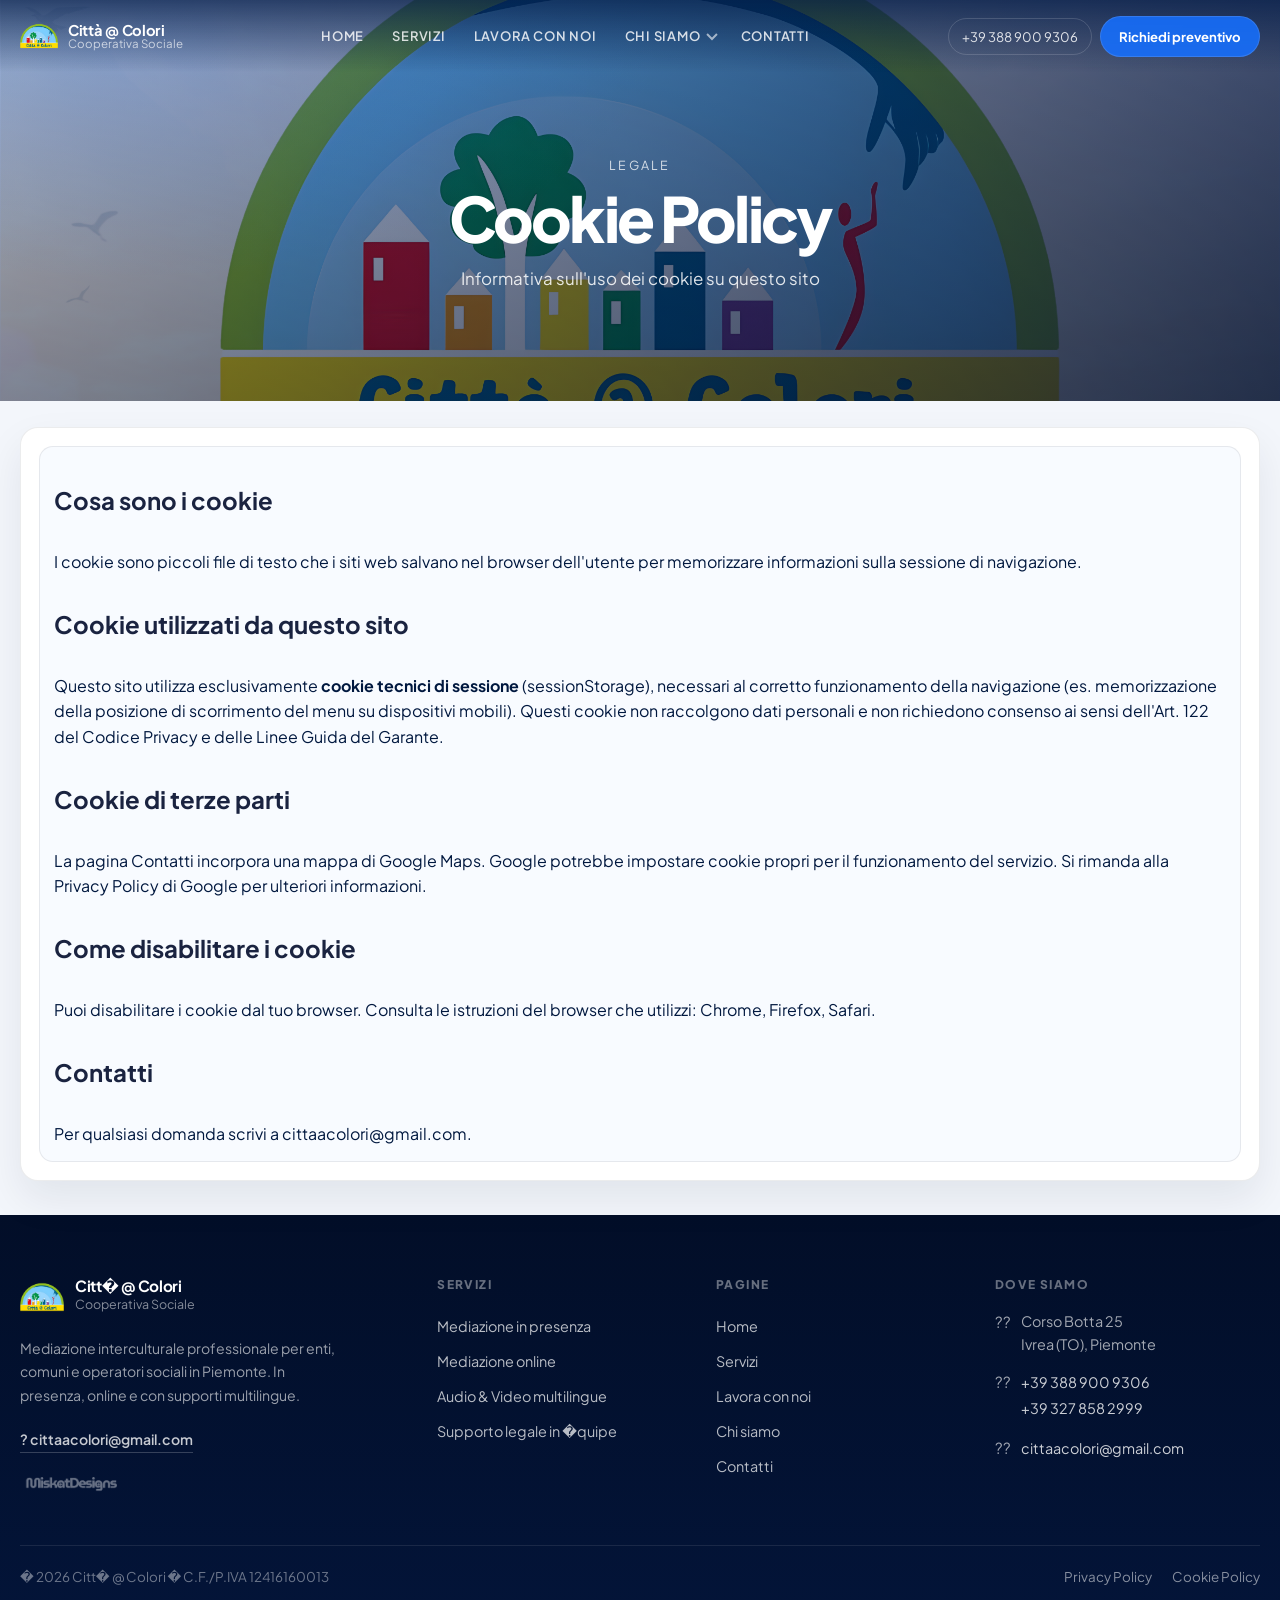
<file: cookie.html>
<!doctype html>
<html lang="it">

<head>
  <meta charset="utf-8" />
  <meta name="viewport" content="width=device-width, initial-scale=1" />
  <title>Cookie Policy | Citt� @ Colori � Cooperativa Sociale</title>
  <meta name="description" content="Cookie Policy di Citt� @ Colori Cooperativa Sociale. Informazioni sui cookie tecnici utilizzati dal sito." />
  <link rel="canonical" href="https://cittaacolori.com/cookie" />
    <link rel="icon" type="image/jpeg" href="assets/img/logo.jpg" />
  <link rel="stylesheet" href="styles.css" />
  <link rel="stylesheet" href="navbar.css" />
</head>

<body>

  <header class="heroTop heroTop-small">
    <div class="heroTop-overlay"></div>
    <div class="site-shell">
      <div class="heroCenter heroCenter-small">
        <p class="eyebrow">LEGALE</p>
        <h1>Cookie Policy</h1>
        <p class="heroSub">Informativa sull'uso dei cookie su questo sito</p>
      </div>
    </div>
  </header>

  <main class="site-shell">
    <section class="docsSimpleSection">
      <article class="articleDocCard">
        <div class="articleDocContent">

          <h2>Cosa sono i cookie</h2>
          <p>
            I cookie sono piccoli file di testo che i siti web salvano nel browser dell'utente per memorizzare
            informazioni sulla sessione di navigazione.
          </p>

          <h2>Cookie utilizzati da questo sito</h2>
          <p>
            Questo sito utilizza esclusivamente <strong>cookie tecnici di sessione</strong> (sessionStorage),
            necessari al corretto funzionamento della navigazione (es. memorizzazione della posizione di scorrimento
            del menu su dispositivi mobili). Questi cookie non raccolgono dati personali e non richiedono consenso
            ai sensi dell'Art. 122 del Codice Privacy e delle Linee Guida del Garante.
          </p>

          <h2>Cookie di terze parti</h2>
          <p>
            La pagina Contatti incorpora una mappa di Google Maps. Google potrebbe impostare cookie propri
            per il funzionamento del servizio. Si rimanda alla
            <a href="https://policies.google.com/privacy" target="_blank" rel="noopener noreferrer">Privacy Policy di Google</a>
            per ulteriori informazioni.
          </p>

          <h2>Come disabilitare i cookie</h2>
          <p>
            Puoi disabilitare i cookie dal tuo browser. Consulta le istruzioni del browser che utilizzi:
            <a href="https://support.google.com/chrome/answer/95647" target="_blank" rel="noopener noreferrer">Chrome</a>,
            <a href="https://support.mozilla.org/it/kb/Gestione%20dei%20cookie" target="_blank" rel="noopener noreferrer">Firefox</a>,
            <a href="https://support.apple.com/it-it/guide/safari/sfri11471/mac" target="_blank" rel="noopener noreferrer">Safari</a>.
          </p>

          <h2>Contatti</h2>
          <p>
            Per qualsiasi domanda scrivi a <a href="mailto:cittaacolori@gmail.com">cittaacolori@gmail.com</a>.
          </p>

        </div>
      </article>
    </section>
  </main>

  <footer class="siteFooter">
    <div class="site-shell">
      <div class="footerTop">
        <div class="ftCol-brand">
          <a class="ftLogo" href="/">
            <img src="assets/img/logo.jpg" alt="Logo Citt� @ Colori Cooperativa Sociale">
            <div class="ftLogo-text"><strong>Citt� @ Colori</strong><span>Cooperativa Sociale</span></div>
          </a>
          <p class="ftDesc">Mediazione interculturale professionale per enti, comuni e operatori sociali in Piemonte. In presenza, online e con supporti multilingue.</p>
          <a class="ftEmailLink" href="mailto:cittaacolori@gmail.com">? cittaacolori@gmail.com</a>
          <a href="https://www.facebook.com/share/1NcapkEyW7/" target="_blank" rel="noopener noreferrer" class="ftCredit">
            <img src="assets/img/mdesignstextlogo.png" alt="MiskatDesigns" class="ftCreditLogo">
            <span class="ftCreditTag">Web Designer</span>
          </a>
        </div>
        <div>
          <p class="ftTitle">Servizi</p>
          <nav class="ftNav">
            <a href="/servizi#presenza">Mediazione in presenza</a>
            <a href="/servizi#online">Mediazione online</a>
            <a href="/servizi#media">Audio & Video multilingue</a>
            <a href="/servizi#equipe">Supporto legale in �quipe</a>
          </nav>
        </div>
        <div>
          <p class="ftTitle">Pagine</p>
          <nav class="ftNav">
            <a href="/">Home</a>
            <a href="/servizi">Servizi</a>
            <a href="/lavora-con-noi">Lavora con noi</a>
            <a href="/chi-siamo">Chi siamo</a>
            <a href="/contatti">Contatti</a>
          </nav>
        </div>
        <div>
          <p class="ftTitle">Dove siamo</p>
          <address class="ftAddress">
            <div class="ftAddressLine"><span class="ftAddressLine-icon">??</span><span>Corso Botta 25<br>Ivrea (TO), Piemonte</span></div>
            <div class="ftAddressLine"><span class="ftAddressLine-icon">??</span><div><a href="tel:+393889009306">+39 388 900 9306</a><a href="tel:+393278582999">+39 327 858 2999</a></div></div>
            <div class="ftAddressLine"><span class="ftAddressLine-icon">??</span><a href="mailto:cittaacolori@gmail.com">cittaacolori@gmail.com</a></div>
          </address>
        </div>
      </div>
      <div class="footerDivider"></div>
      <div class="footerBottom2">
        <span>� <span id="yearCookie"></span> Citt� @ Colori � C.F./P.IVA 12416160013</span>
        <div class="ftBottomLinks"><a href="/privacy">Privacy Policy</a><a href="/cookie">Cookie Policy</a></div>
      </div>

    </div>
  </footer>

  <script src="navbar.js"></script>
  <script src="app.js" defer></script>
</body>

</html>
</file>
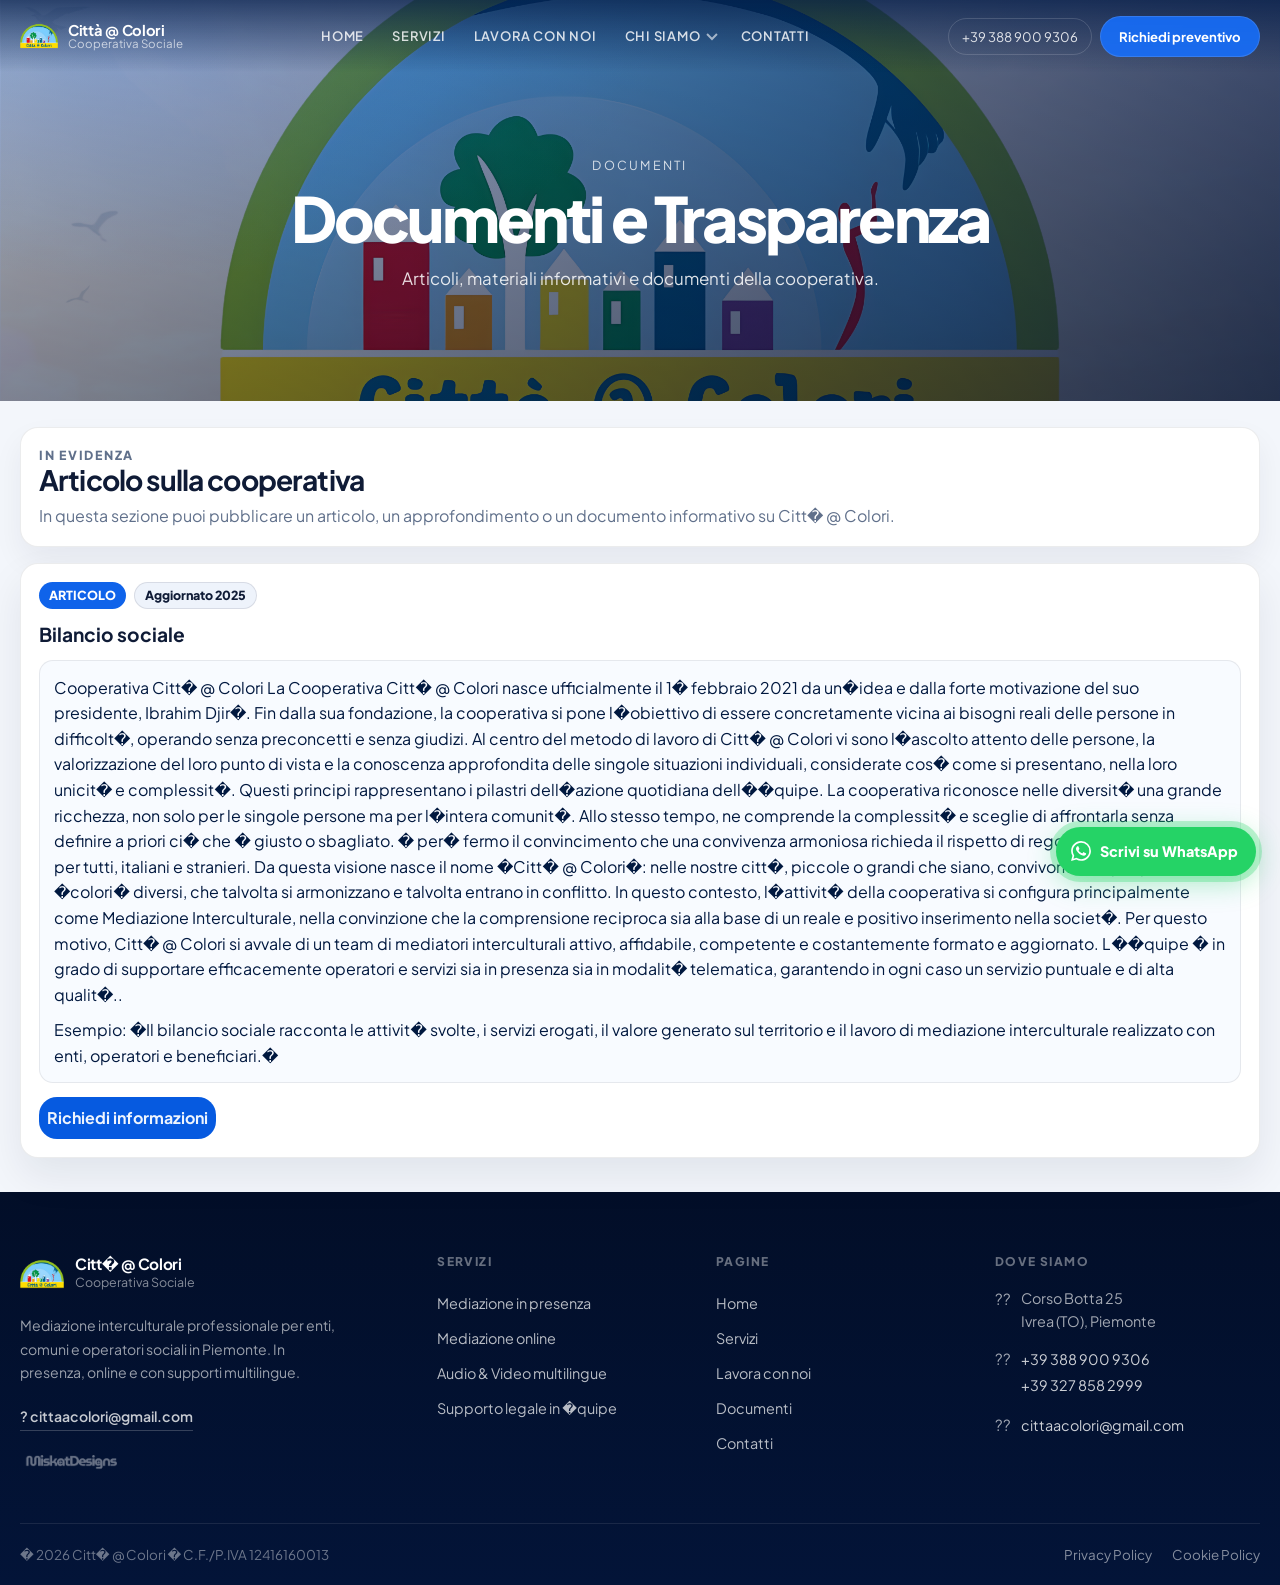
<file: documenti.html>
<!doctype html>
<html lang="it">

<head>
    <meta charset="utf-8" />
    <meta name="viewport" content="width=device-width, initial-scale=1" />
    <title>Documenti e Bilancio Sociale | Citt� @ Colori Cooperativa Sociale</title>
    <meta name="description" content="Documenti, bilancio sociale e presentazione di Citt� @ Colori Cooperativa Sociale. Chi siamo, la nostra storia, i valori e le attivit� di mediazione interculturale a Ivrea e in Piemonte." />
    <link rel="canonical" href="https://cittaacolori.com/documenti" />
    <link rel="icon" type="image/jpeg" href="assets/img/logo.jpg" />

    <!-- Open Graph / Social -->
    <meta property="og:type" content="website" />
    <meta property="og:url" content="https://cittaacolori.com/documenti" />
    <meta property="og:title" content="Documenti e Bilancio Sociale | Citt� @ Colori" />
    <meta property="og:description" content="Scopri la storia, i valori e il bilancio sociale di Citt� @ Colori Cooperativa Sociale, fondata nel 2021 a Ivrea per la mediazione interculturale." />
    <meta property="og:image" content="https://cittaacolori.com/assets/img/hero.jpg" />
    <meta property="og:locale" content="it_IT" />
    <meta property="og:site_name" content="Citt� @ Colori Cooperativa Sociale" />

    <link rel="stylesheet" href="styles.css" />
    <link rel="stylesheet" href="navbar.css" />

    <!-- Schema.org: AboutPage -->
    <script type="application/ld+json">
    {
      "@context": "https://schema.org",
      "@type": "AboutPage",
      "name": "Documenti e Bilancio Sociale � Citt� @ Colori",
      "description": "Presentazione e bilancio sociale di Citt� @ Colori Cooperativa Sociale",
      "url": "https://cittaacolori.com/documenti",
      "mainEntity": {
        "@type": "Organization",
        "name": "Citt� @ Colori Cooperativa Sociale",
        "foundingDate": "2021-02-01",
        "founder": {"@type": "Person", "name": "Ibrahim Djir�"},
        "description": "Cooperativa sociale specializzata in mediazione interculturale, fondata il 1� febbraio 2021 a Ivrea (TO).",
        "taxID": "12416160013",
        "url": "https://cittaacolori.com/",
        "address": {
          "@type": "PostalAddress",
          "streetAddress": "Via Cavour, 12",
          "postalCode": "10010",
          "addressLocality": "Settimo Vittone",
          "addressRegion": "TO",
          "addressCountry": "IT"
        }
      }
    }
    </script>
</head>

<body>

  <div id="scrollProgress" aria-hidden="true"></div>

    <header class="heroTop heroTop-small">
        <div class="heroTop-overlay"></div>

        <div class="site-shell">
            <div class="heroCenter heroCenter-small">
                <p class="eyebrow">DOCUMENTI</p>
                <h1>Documenti e Trasparenza</h1>
                <p class="heroSub">Articoli, materiali informativi e documenti della cooperativa.</p>
            </div>
        </div>
    </header>

    <main class="site-shell">
        <section class="docsSimpleSection">

            <div class="docsSimpleHead">
                <p class="sectionEyebrow">IN EVIDENZA</p>
                <h2>Articolo sulla cooperativa</h2>
                <p>In questa sezione puoi pubblicare un articolo, un approfondimento o un documento informativo su Citt� @ Colori.</p>
            </div>

            <article class="articleDocCard">
                <div class="articleDocTop">
                    <span class="docTypeBadge">ARTICOLO</span>
                    <span class="docDateBadge">Aggiornato 2025</span>
                </div>

                <h3>Bilancio sociale</h3>

                <div class="articleDocContent">
                    <p>
                        Cooperativa Citt� @ Colori

                        La Cooperativa Citt� @ Colori nasce ufficialmente il 1� febbraio 2021 da un�idea e dalla forte
                        motivazione del suo presidente, Ibrahim Djir�. Fin dalla sua fondazione, la cooperativa si pone
                        l�obiettivo di essere concretamente vicina ai bisogni reali delle persone in difficolt�,
                        operando senza preconcetti e senza giudizi.

                        Al centro del metodo di lavoro di Citt� @ Colori vi sono l�ascolto attento delle persone, la
                        valorizzazione del loro punto di vista e la conoscenza approfondita delle singole situazioni
                        individuali, considerate cos� come si presentano, nella loro unicit� e complessit�. Questi
                        principi rappresentano i pilastri dell�azione quotidiana dell��quipe.

                        La cooperativa riconosce nelle diversit� una grande ricchezza, non solo per le singole persone
                        ma per l�intera comunit�. Allo stesso tempo, ne comprende la complessit� e sceglie di
                        affrontarla senza definire a priori ci� che � giusto o sbagliato. � per� fermo il convincimento
                        che una convivenza armoniosa richieda il rispetto di regole condivise, valide per tutti,
                        italiani e stranieri.

                        Da questa visione nasce il nome �Citt� @ Colori�: nelle nostre citt�, piccole o grandi che
                        siano, convivono sempre pi� �colori� diversi, che talvolta si armonizzano e talvolta entrano in
                        conflitto. In questo contesto, l�attivit� della cooperativa si configura principalmente come
                        Mediazione Interculturale, nella convinzione che la comprensione reciproca sia alla base di un
                        reale e positivo inserimento nella societ�.

                        Per questo motivo, Citt� @ Colori si avvale di un team di mediatori interculturali attivo,
                        affidabile, competente e costantemente formato e aggiornato. L��quipe � in grado di supportare
                        efficacemente operatori e servizi sia in presenza sia in modalit� telematica, garantendo in ogni
                        caso un servizio puntuale e di alta qualit�..
                    </p>

                    <p>
                        Esempio: �Il bilancio sociale racconta le attivit� svolte, i servizi erogati, il valore generato
                        sul territorio e il lavoro di mediazione interculturale realizzato con enti, operatori e
                        beneficiari.�
                    </p>
                </div>

                <div class="articleDocActions">

                    <a class="docTextLink" href="/contatti">Richiedi informazioni</a>
                </div>
            </article>

        </section>
    </main>

  <!-- WhatsApp float -->
  <div class="waFloat">
    <div class="waFloat-ring" aria-hidden="true"></div>
    <a class="waFloat-btn" target="_blank" rel="noopener"
      href="https://wa.me/393889009306?text=Ciao%20Citt%C3%A0%20%40%20Colori%2C%20vorrei%20un%20preventivo."
      aria-label="Contattaci su WhatsApp">
      <svg viewBox="0 0 24 24" xmlns="http://www.w3.org/2000/svg" aria-hidden="true"><path d="M17.472 14.382c-.297-.149-1.758-.867-2.03-.967-.273-.099-.471-.148-.67.15-.197.297-.767.966-.94 1.164-.173.199-.347.223-.644.075-.297-.15-1.255-.463-2.39-1.475-.883-.788-1.48-1.761-1.653-2.059-.173-.297-.018-.458.13-.606.134-.133.298-.347.446-.52.149-.174.198-.298.298-.497.099-.198.05-.371-.025-.52-.075-.149-.669-1.612-.916-2.207-.242-.579-.487-.5-.669-.51-.173-.008-.371-.01-.57-.01-.198 0-.52.074-.792.372-.272.297-1.04 1.016-1.04 2.479 0 1.462 1.065 2.875 1.213 3.074.149.198 2.096 3.2 5.077 4.487.709.306 1.262.489 1.694.625.712.227 1.36.195 1.871.118.571-.085 1.758-.719 2.006-1.413.248-.694.248-1.289.173-1.413-.074-.124-.272-.198-.57-.347m-5.421 7.403h-.004a9.87 9.87 0 01-5.031-1.378l-.361-.214-3.741.982.998-3.648-.235-.374a9.86 9.86 0 01-1.51-5.26c.001-5.45 4.436-9.884 9.888-9.884 2.64 0 5.122 1.03 6.988 2.898a9.825 9.825 0 012.893 6.994c-.003 5.45-4.437 9.884-9.885 9.884m8.413-18.297A11.815 11.815 0 0012.05 0C5.495 0 .16 5.335.157 11.892c0 2.096.547 4.142 1.588 5.945L.057 24l6.305-1.654a11.882 11.882 0 005.683 1.448h.005c6.554 0 11.89-5.335 11.893-11.893a11.821 11.821 0 00-3.48-8.413z"/></svg>
      <span>Scrivi su WhatsApp</span>
    </a>
  </div>

  <footer class="siteFooter">
    <div class="site-shell">
      <div class="footerTop">
        <div class="ftCol-brand">
          <a class="ftLogo" href="/">
            <img src="assets/img/logo.jpg" alt="Logo Citt� @ Colori Cooperativa Sociale">
            <div class="ftLogo-text"><strong>Citt� @ Colori</strong><span>Cooperativa Sociale</span></div>
          </a>
          <p class="ftDesc">Mediazione interculturale professionale per enti, comuni e operatori sociali in Piemonte. In presenza, online e con supporti multilingue.</p>
          <a class="ftEmailLink" href="mailto:cittaacolori@gmail.com">? cittaacolori@gmail.com</a>
          <a href="https://www.facebook.com/share/1NcapkEyW7/" target="_blank" rel="noopener noreferrer" class="ftCredit">
            <img src="assets/img/mdesignstextlogo.png" alt="MiskatDesigns" class="ftCreditLogo">
            <span class="ftCreditTag">Web Designer</span>
          </a>
        </div>
        <div>
          <p class="ftTitle">Servizi</p>
          <nav class="ftNav">
            <a href="/servizi#presenza">Mediazione in presenza</a>
            <a href="/servizi#online">Mediazione online</a>
            <a href="/servizi#media">Audio & Video multilingue</a>
            <a href="/servizi#equipe">Supporto legale in �quipe</a>
          </nav>
        </div>
        <div>
          <p class="ftTitle">Pagine</p>
          <nav class="ftNav">
            <a href="/">Home</a>
            <a href="/servizi">Servizi</a>
            <a href="/lavora-con-noi">Lavora con noi</a>
            <a href="/documenti">Documenti</a>
            <a href="/contatti">Contatti</a>
          </nav>
        </div>
        <div>
          <p class="ftTitle">Dove siamo</p>
          <address class="ftAddress">
            <div class="ftAddressLine"><span class="ftAddressLine-icon">??</span><span>Corso Botta 25<br>Ivrea (TO), Piemonte</span></div>
            <div class="ftAddressLine"><span class="ftAddressLine-icon">??</span><div><a href="tel:+393889009306">+39 388 900 9306</a><a href="tel:+393278582999">+39 327 858 2999</a></div></div>
            <div class="ftAddressLine"><span class="ftAddressLine-icon">??</span><a href="mailto:cittaacolori@gmail.com">cittaacolori@gmail.com</a></div>
          </address>
        </div>
      </div>
      <div class="footerDivider"></div>
      <div class="footerBottom2">
        <span>� <span id="yearDocs"></span> Citt� @ Colori � C.F./P.IVA 12416160013</span>
        <div class="ftBottomLinks"><a href="/privacy">Privacy Policy</a><a href="/cookie">Cookie Policy</a></div>
      </div>

    </div>
  </footer>

  <script src="navbar.js"></script>
  <script src="app.js" defer></script>
</body>

</html>
</file>
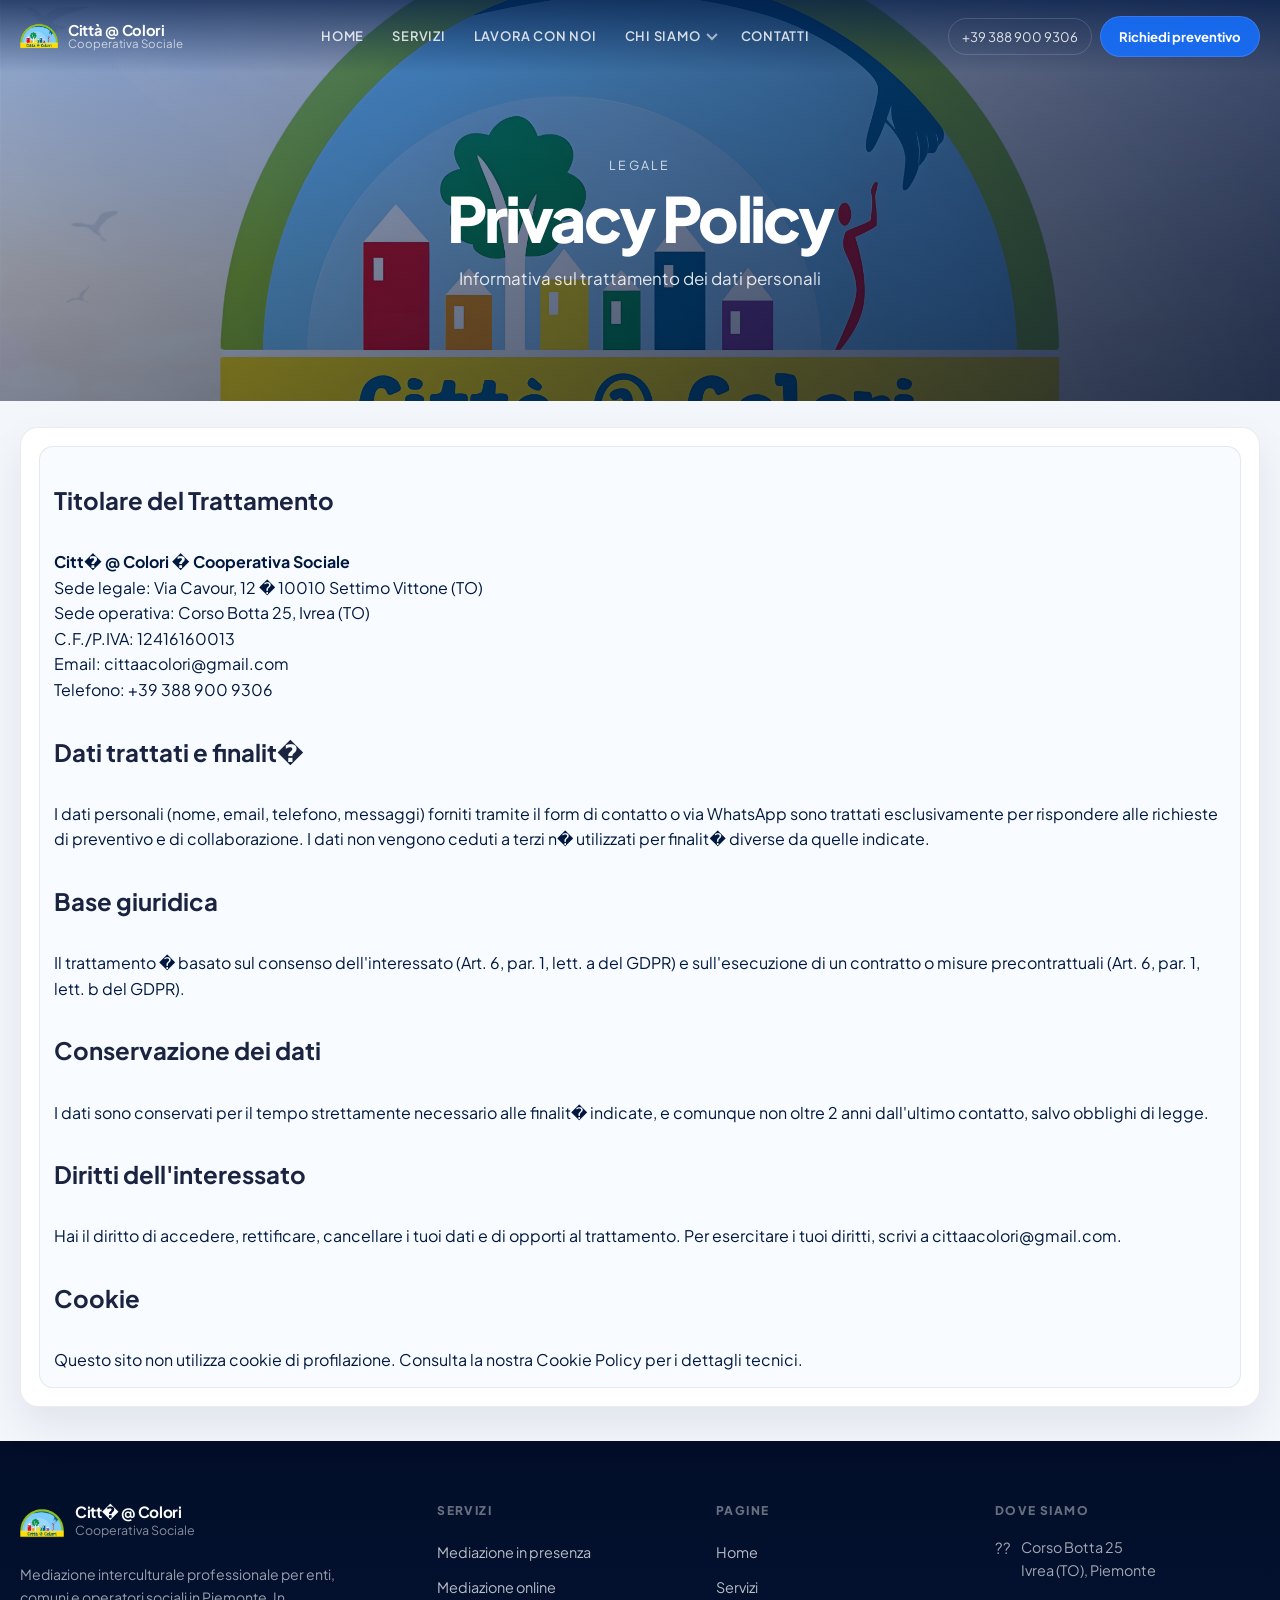
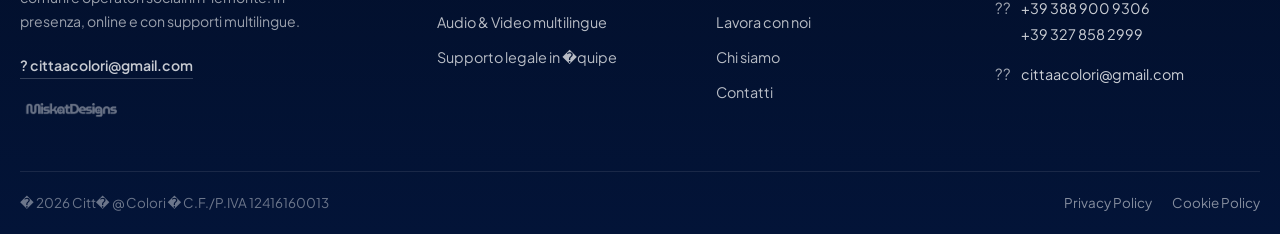
<file: privacy.html>
<!doctype html>
<html lang="it">

<head>
  <meta charset="utf-8" />
  <meta name="viewport" content="width=device-width, initial-scale=1" />
  <title>Privacy Policy | Citt� @ Colori � Cooperativa Sociale</title>
  <meta name="description" content="Informativa sulla privacy di Citt� @ Colori Cooperativa Sociale. Come trattiamo i tuoi dati personali ai sensi del GDPR." />
  <link rel="canonical" href="https://cittaacolori.com/privacy" />
    <link rel="icon" type="image/jpeg" href="assets/img/logo.jpg" />
  <link rel="stylesheet" href="styles.css" />
  <link rel="stylesheet" href="navbar.css" />
</head>

<body>

  <header class="heroTop heroTop-small">
    <div class="heroTop-overlay"></div>
    <div class="site-shell">
      <div class="heroCenter heroCenter-small">
        <p class="eyebrow">LEGALE</p>
        <h1>Privacy Policy</h1>
        <p class="heroSub">Informativa sul trattamento dei dati personali</p>
      </div>
    </div>
  </header>

  <main class="site-shell">
    <section class="docsSimpleSection">
      <article class="articleDocCard">
        <div class="articleDocContent">

          <h2>Titolare del Trattamento</h2>
          <p>
            <strong>Citt� @ Colori � Cooperativa Sociale</strong><br>
            Sede legale: Via Cavour, 12 � 10010 Settimo Vittone (TO)<br>
            Sede operativa: Corso Botta 25, Ivrea (TO)<br>
            C.F./P.IVA: 12416160013<br>
            Email: <a href="mailto:cittaacolori@gmail.com">cittaacolori@gmail.com</a><br>
            Telefono: +39 388 900 9306
          </p>

          <h2>Dati trattati e finalit�</h2>
          <p>
            I dati personali (nome, email, telefono, messaggi) forniti tramite il form di contatto o via WhatsApp
            sono trattati esclusivamente per rispondere alle richieste di preventivo e di collaborazione.
            I dati non vengono ceduti a terzi n� utilizzati per finalit� diverse da quelle indicate.
          </p>

          <h2>Base giuridica</h2>
          <p>
            Il trattamento � basato sul consenso dell'interessato (Art. 6, par. 1, lett. a del GDPR)
            e sull'esecuzione di un contratto o misure precontrattuali (Art. 6, par. 1, lett. b del GDPR).
          </p>

          <h2>Conservazione dei dati</h2>
          <p>
            I dati sono conservati per il tempo strettamente necessario alle finalit� indicate,
            e comunque non oltre 2 anni dall'ultimo contatto, salvo obblighi di legge.
          </p>

          <h2>Diritti dell'interessato</h2>
          <p>
            Hai il diritto di accedere, rettificare, cancellare i tuoi dati e di opporti al trattamento.
            Per esercitare i tuoi diritti, scrivi a <a href="mailto:cittaacolori@gmail.com">cittaacolori@gmail.com</a>.
          </p>

          <h2>Cookie</h2>
          <p>
            Questo sito non utilizza cookie di profilazione. Consulta la nostra
            <a href="/cookie">Cookie Policy</a> per i dettagli tecnici.
          </p>

        </div>
      </article>
    </section>
  </main>

  <footer class="siteFooter">
    <div class="site-shell">
      <div class="footerTop">
        <div class="ftCol-brand">
          <a class="ftLogo" href="/">
            <img src="assets/img/logo.jpg" alt="Logo Citt� @ Colori Cooperativa Sociale">
            <div class="ftLogo-text"><strong>Citt� @ Colori</strong><span>Cooperativa Sociale</span></div>
          </a>
          <p class="ftDesc">Mediazione interculturale professionale per enti, comuni e operatori sociali in Piemonte. In presenza, online e con supporti multilingue.</p>
          <a class="ftEmailLink" href="mailto:cittaacolori@gmail.com">? cittaacolori@gmail.com</a>
          <a href="https://www.facebook.com/share/1NcapkEyW7/" target="_blank" rel="noopener noreferrer" class="ftCredit">
            <img src="assets/img/mdesignstextlogo.png" alt="MiskatDesigns" class="ftCreditLogo">
            <span class="ftCreditTag">Web Designer</span>
          </a>
        </div>
        <div>
          <p class="ftTitle">Servizi</p>
          <nav class="ftNav">
            <a href="/servizi#presenza">Mediazione in presenza</a>
            <a href="/servizi#online">Mediazione online</a>
            <a href="/servizi#media">Audio & Video multilingue</a>
            <a href="/servizi#equipe">Supporto legale in �quipe</a>
          </nav>
        </div>
        <div>
          <p class="ftTitle">Pagine</p>
          <nav class="ftNav">
            <a href="/">Home</a>
            <a href="/servizi">Servizi</a>
            <a href="/lavora-con-noi">Lavora con noi</a>
            <a href="/chi-siamo">Chi siamo</a>
            <a href="/contatti">Contatti</a>
          </nav>
        </div>
        <div>
          <p class="ftTitle">Dove siamo</p>
          <address class="ftAddress">
            <div class="ftAddressLine"><span class="ftAddressLine-icon">??</span><span>Corso Botta 25<br>Ivrea (TO), Piemonte</span></div>
            <div class="ftAddressLine"><span class="ftAddressLine-icon">??</span><div><a href="tel:+393889009306">+39 388 900 9306</a><a href="tel:+393278582999">+39 327 858 2999</a></div></div>
            <div class="ftAddressLine"><span class="ftAddressLine-icon">??</span><a href="mailto:cittaacolori@gmail.com">cittaacolori@gmail.com</a></div>
          </address>
        </div>
      </div>
      <div class="footerDivider"></div>
      <div class="footerBottom2">
        <span>� <span id="yearPrivacy"></span> Citt� @ Colori � C.F./P.IVA 12416160013</span>
        <div class="ftBottomLinks"><a href="/privacy">Privacy Policy</a><a href="/cookie">Cookie Policy</a></div>
      </div>

    </div>
  </footer>

  <script src="navbar.js"></script>
  <script src="app.js" defer></script>
</body>

</html>
</file>
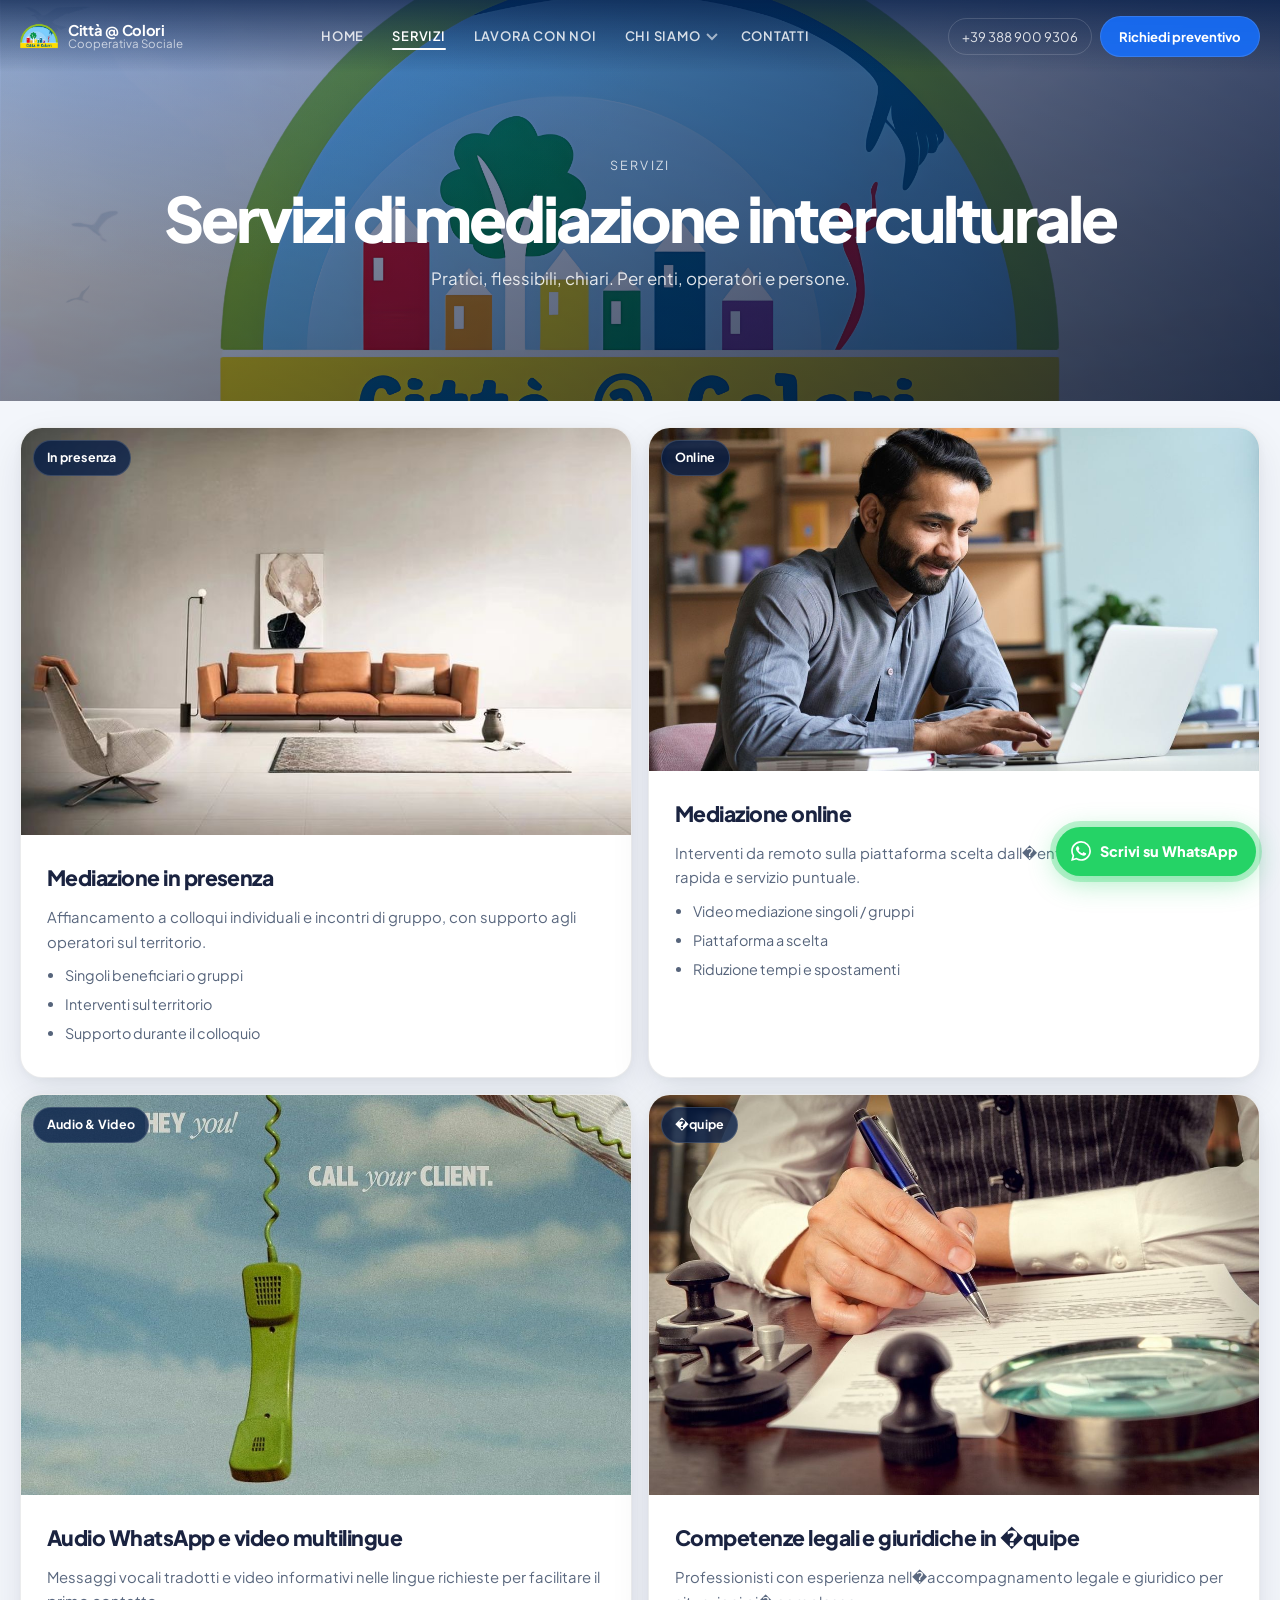
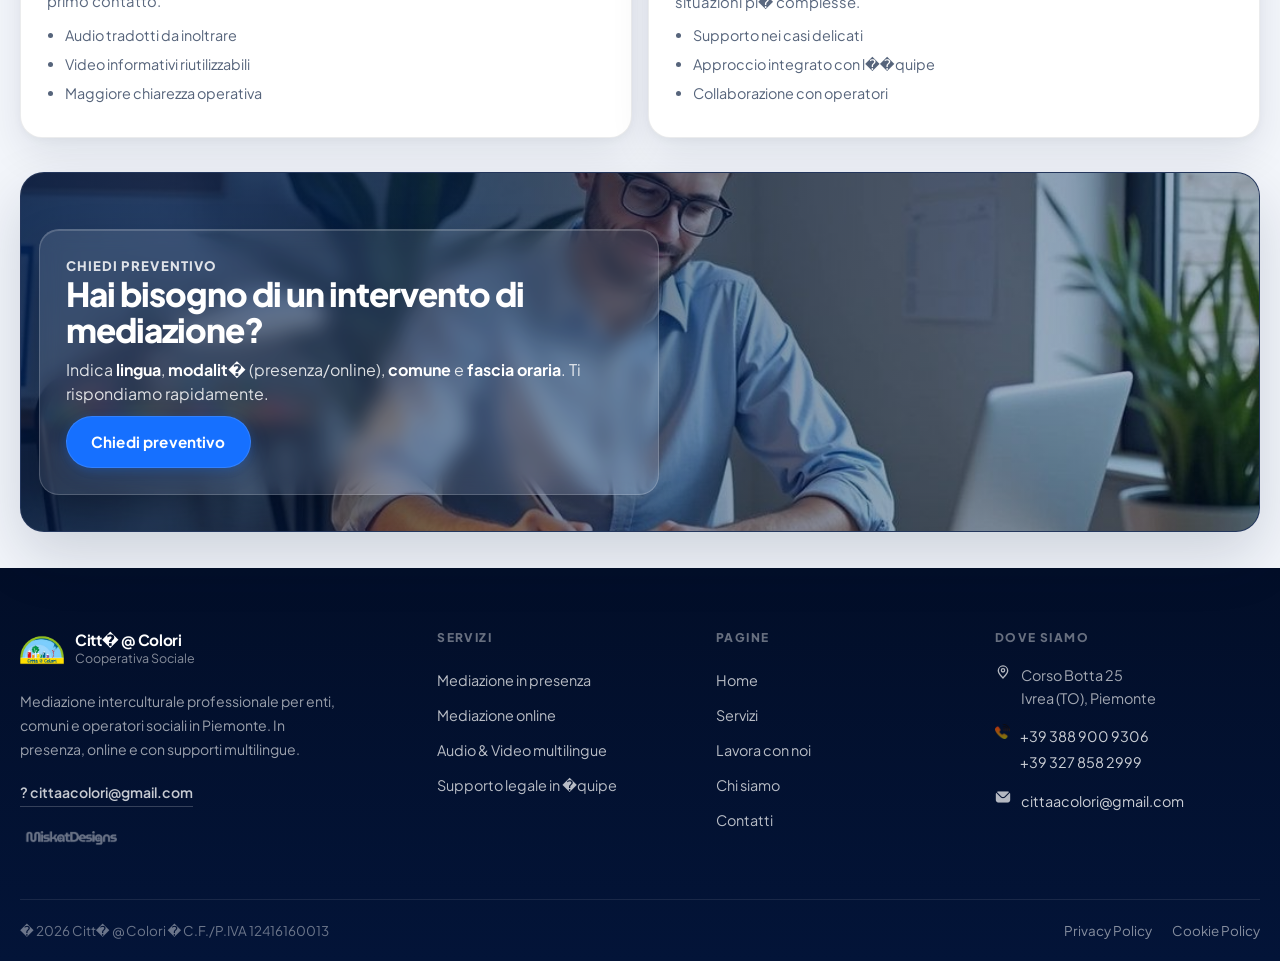
<file: servizi.html>
<!doctype html>
<html lang="it">

<head>
    <meta charset="utf-8" />
    <meta name="viewport" content="width=device-width, initial-scale=1" />
    <title>Servizi di Mediazione Interculturale in Presenza e Online | Citt� @ Colori</title>
    <meta name="description"
        content="Scopri i servizi di mediazione interculturale di Citt� @ Colori: affiancamento in presenza, videomediazione online, audio WhatsApp tradotti e video informativi multilingue per enti e operatori sociali in Piemonte." />
    <link rel="canonical" href="https://cittaacolori.com/servizi" />
    <link rel="icon" type="image/jpeg" href="assets/img/logo.jpg" />

    <!-- Open Graph / Social -->
    <meta property="og:type" content="website" />
    <meta property="og:url" content="https://cittaacolori.com/servizi" />
    <meta property="og:title" content="Servizi di Mediazione Interculturale | Citt� @ Colori" />
    <meta property="og:description" content="Mediazione in presenza, online, audio WhatsApp tradotti e video multilingue. Servizi per enti, comuni e operatori sociali del Piemonte." />
    <meta property="og:image" content="https://cittaacolori.com/assets/img/service-1.jpg" />
    <meta property="og:locale" content="it_IT" />
    <meta property="og:site_name" content="Citt� @ Colori Cooperativa Sociale" />

    <link rel="stylesheet" href="styles.css" />
    <link rel="stylesheet" href="navbar.css" />

    <!-- Schema.org: Service -->
    <script type="application/ld+json">
    {
      "@context": "https://schema.org",
      "@type": "ItemList",
      "name": "Servizi di mediazione interculturale",
      "description": "Tutti i servizi offerti da Citt� @ Colori Cooperativa Sociale",
      "url": "https://cittaacolori.com/servizi",
      "itemListElement": [
        {
          "@type": "ListItem",
          "position": 1,
          "item": {
            "@type": "Service",
            "name": "Mediazione interculturale in presenza",
            "description": "Affiancamento a colloqui individuali e incontri di gruppo, con supporto agli operatori sul territorio. Per singoli beneficiari o gruppi.",
            "provider": {"@type": "Organization", "name": "Citt� @ Colori Cooperativa Sociale"},
            "areaServed": ["Ivrea", "Canavese", "Torino", "Piemonte"],
            "serviceType": "Mediazione interculturale"
          }
        },
        {
          "@type": "ListItem",
          "position": 2,
          "item": {
            "@type": "Service",
            "name": "Mediazione interculturale online",
            "description": "Interventi da remoto sulla piattaforma scelta dall'ente, con organizzazione rapida e servizio puntuale.",
            "provider": {"@type": "Organization", "name": "Citt� @ Colori Cooperativa Sociale"},
            "serviceType": "Mediazione interculturale online"
          }
        },
        {
          "@type": "ListItem",
          "position": 3,
          "item": {
            "@type": "Service",
            "name": "Audio WhatsApp tradotti e video multilingue",
            "description": "Messaggi vocali tradotti e video informativi nelle lingue richieste per facilitare il primo contatto con i beneficiari.",
            "provider": {"@type": "Organization", "name": "Citt� @ Colori Cooperativa Sociale"},
            "serviceType": "Traduzione e mediazione multilingue"
          }
        },
        {
          "@type": "ListItem",
          "position": 4,
          "item": {
            "@type": "Service",
            "name": "Supporto legale e giuridico in �quipe",
            "description": "Professionisti con esperienza nell'accompagnamento legale e giuridico per situazioni pi� complesse.",
            "provider": {"@type": "Organization", "name": "Citt� @ Colori Cooperativa Sociale"},
            "serviceType": "Supporto legale e giuridico"
          }
        }
      ]
    }
    </script>
</head>

<body>

  <div id="scrollProgress" aria-hidden="true"></div>

    <header class="heroTop heroTop-small">
        <div class="heroTop-overlay"></div>

        <div class="site-shell">
            <div class="heroCenter heroCenter-small">
                <p class="eyebrow">SERVIZI</p>
                <h1>Servizi di mediazione interculturale</h1>
                <p class="heroSub">Pratici, flessibili, chiari. Per enti, operatori e persone.</p>
            </div>
        </div>
    </header>

    <main class="site-shell">
        <!-- 4 CARD (2x2) -->
        <section class="serviceCardsGrid servicePageTop">

            <article class="serviceCardVisual" id="presenza">
                <div class="serviceCardVisual-img">
                    <img src="assets/img/service-1.jpg" alt="Mediatore interculturale in affiancamento durante un colloquio" loading="lazy">
                    <span class="badge">In presenza</span>
                </div>
                <div class="serviceCardVisual-body">
                    <h2>Mediazione in presenza</h2>
                    <p>Affiancamento a colloqui individuali e incontri di gruppo, con supporto agli operatori sul
                        territorio.</p>
                    <ul>
                        <li>Singoli beneficiari o gruppi</li>
                        <li>Interventi sul territorio</li>
                        <li>Supporto durante il colloquio</li>
                    </ul>
                </div>
            </article>

            <article class="serviceCardVisual" id="online">
                <div class="serviceCardVisual-img">
                    <img src="assets/img/service-2.jpg" alt="Sessione di mediazione interculturale online in videocall" loading="lazy">
                    <span class="badge">Online</span>
                </div>
                <div class="serviceCardVisual-body">
                    <h2>Mediazione online</h2>
                    <p>Interventi da remoto sulla piattaforma scelta dall�ente, con organizzazione rapida e servizio
                        puntuale.</p>
                    <ul>
                        <li>Video mediazione singoli / gruppi</li>
                        <li>Piattaforma a scelta</li>
                        <li>Riduzione tempi e spostamenti</li>
                    </ul>
                </div>
            </article>

            <article class="serviceCardVisual" id="media">
                <div class="serviceCardVisual-img">
                    <img src="assets/img/service-3.jpg" alt="Audio WhatsApp tradotti e video informativi multilingue per beneficiari stranieri" loading="lazy">
                    <span class="badge">Audio & Video</span>
                </div>
                <div class="serviceCardVisual-body">
                    <h2>Audio WhatsApp e video multilingue</h2>
                    <p>Messaggi vocali tradotti e video informativi nelle lingue richieste per facilitare il primo
                        contatto.</p>
                    <ul>
                        <li>Audio tradotti da inoltrare</li>
                        <li>Video informativi riutilizzabili</li>
                        <li>Maggiore chiarezza operativa</li>
                    </ul>
                </div>
            </article>

            <article class="serviceCardVisual" id="equipe">
                <div class="serviceCardVisual-img">
                    <img src="assets/img/service-4.jpg" alt="�quipe con competenze legali e giuridiche per supporto a stranieri" loading="lazy">
                    <span class="badge">�quipe</span>
                </div>
                <div class="serviceCardVisual-body">
                    <h2>Competenze legali e giuridiche in �quipe</h2>
                    <p>Professionisti con esperienza nell�accompagnamento legale e giuridico per situazioni pi�
                        complesse.</p>
                    <ul>
                        <li>Supporto nei casi delicati</li>
                        <li>Approccio integrato con l��quipe</li>
                        <li>Collaborazione con operatori</li>
                    </ul>
                </div>
            </article>

        </section>

        <!-- SEZIONE PREVENTIVO CON IMMAGINE -->
        <section class="serviceQuoteSection">
            <div class="quoteHeroCard">

                <img class="quoteHeroBg" src="assets/img/service-5.jpg"
                    alt="Richiedi preventivo per servizi di mediazione interculturale a Ivrea e Torino" loading="lazy" />

                <div class="quoteHeroOverlay"></div>

                <div class="quoteHeroGlass">
                    <p class="quoteHeroKicker">Chiedi preventivo</p>
                    <h2>Hai bisogno di un intervento di mediazione?</h2>
                    <p>
                        Indica <strong>lingua</strong>, <strong>modalit�</strong> (presenza/online),
                        <strong>comune</strong> e <strong>fascia oraria</strong>.
                        Ti rispondiamo rapidamente.
                    </p>

                    <div class="quoteHeroActions">
                        <a class="btnBlue" href="/contatti">Chiedi preventivo</a>
                    </div>
                </div>

            </div>
        </section>
    </main>

  <!-- WhatsApp float -->
  <div class="waFloat">
    <div class="waFloat-ring" aria-hidden="true"></div>
    <a class="waFloat-btn" target="_blank" rel="noopener"
      href="https://wa.me/393889009306?text=Ciao%20Citt%C3%A0%20%40%20Colori%2C%20vorrei%20un%20preventivo."
      aria-label="Contattaci su WhatsApp">
      <svg viewBox="0 0 24 24" xmlns="http://www.w3.org/2000/svg" aria-hidden="true"><path d="M17.472 14.382c-.297-.149-1.758-.867-2.03-.967-.273-.099-.471-.148-.67.15-.197.297-.767.966-.94 1.164-.173.199-.347.223-.644.075-.297-.15-1.255-.463-2.39-1.475-.883-.788-1.48-1.761-1.653-2.059-.173-.297-.018-.458.13-.606.134-.133.298-.347.446-.52.149-.174.198-.298.298-.497.099-.198.05-.371-.025-.52-.075-.149-.669-1.612-.916-2.207-.242-.579-.487-.5-.669-.51-.173-.008-.371-.01-.57-.01-.198 0-.52.074-.792.372-.272.297-1.04 1.016-1.04 2.479 0 1.462 1.065 2.875 1.213 3.074.149.198 2.096 3.2 5.077 4.487.709.306 1.262.489 1.694.625.712.227 1.36.195 1.871.118.571-.085 1.758-.719 2.006-1.413.248-.694.248-1.289.173-1.413-.074-.124-.272-.198-.57-.347m-5.421 7.403h-.004a9.87 9.87 0 01-5.031-1.378l-.361-.214-3.741.982.998-3.648-.235-.374a9.86 9.86 0 01-1.51-5.26c.001-5.45 4.436-9.884 9.888-9.884 2.64 0 5.122 1.03 6.988 2.898a9.825 9.825 0 012.893 6.994c-.003 5.45-4.437 9.884-9.885 9.884m8.413-18.297A11.815 11.815 0 0012.05 0C5.495 0 .16 5.335.157 11.892c0 2.096.547 4.142 1.588 5.945L.057 24l6.305-1.654a11.882 11.882 0 005.683 1.448h.005c6.554 0 11.89-5.335 11.893-11.893a11.821 11.821 0 00-3.48-8.413z"/></svg>
      <span>Scrivi su WhatsApp</span>
    </a>
  </div>

  <footer class="siteFooter">
    <div class="site-shell">
      <div class="footerTop">
        <div class="ftCol-brand">
          <a class="ftLogo" href="/">
            <img src="assets/img/logo.jpg" alt="Logo Citt� @ Colori Cooperativa Sociale">
            <div class="ftLogo-text"><strong>Citt� @ Colori</strong><span>Cooperativa Sociale</span></div>
          </a>
          <p class="ftDesc">Mediazione interculturale professionale per enti, comuni e operatori sociali in Piemonte. In presenza, online e con supporti multilingue.</p>
          <a class="ftEmailLink" href="mailto:cittaacolori@gmail.com">? cittaacolori@gmail.com</a>
          <a href="https://www.facebook.com/share/1NcapkEyW7/" target="_blank" rel="noopener noreferrer" class="ftCredit">
            <img src="assets/img/mdesignstextlogo.png" alt="MiskatDesigns" class="ftCreditLogo">
            <span class="ftCreditTag">Web Designer</span>
          </a>
        </div>
        <div>
          <p class="ftTitle">Servizi</p>
          <nav class="ftNav">
            <a href="/servizi#presenza">Mediazione in presenza</a>
            <a href="/servizi#online">Mediazione online</a>
            <a href="/servizi#media">Audio & Video multilingue</a>
            <a href="/servizi#equipe">Supporto legale in �quipe</a>
          </nav>
        </div>
        <div>
          <p class="ftTitle">Pagine</p>
          <nav class="ftNav">
            <a href="/">Home</a>
            <a href="/servizi">Servizi</a>
            <a href="/lavora-con-noi">Lavora con noi</a>
            <a href="/chi-siamo">Chi siamo</a>
            <a href="/contatti">Contatti</a>
          </nav>
        </div>
        <div>
          <p class="ftTitle">Dove siamo</p>
          <address class="ftAddress">
            <div class="ftAddressLine"><span class="ftAddressLine-icon"><img src="location.svg" alt="" width="16" style="filter:invert(1);opacity:.7"></span><span>Corso Botta 25<br>Ivrea (TO), Piemonte</span></div>
            <div class="ftAddressLine"><span class="ftAddressLine-icon"><img src="phone-call.png" alt="" width="15" style="filter:invert(1);opacity:.7"></span><div><a href="tel:+393889009306">+39 388 900 9306</a><a href="tel:+393278582999">+39 327 858 2999</a></div></div>
            <div class="ftAddressLine"><span class="ftAddressLine-icon"><img src="mail.png" alt="" width="16" style="filter:invert(1);opacity:.7"></span><a href="mailto:cittaacolori@gmail.com">cittaacolori@gmail.com</a></div>
          </address>
        </div>
      </div>
      <div class="footerDivider"></div>
      <div class="footerBottom2">
        <span>� <span id="year2"></span> Citt� @ Colori � C.F./P.IVA 12416160013</span>
        <div class="ftBottomLinks"><a href="/privacy">Privacy Policy</a><a href="/cookie">Cookie Policy</a></div>
      </div>

    </div>
  </footer>


  <script src="navbar.js"></script>
  <script src="app.js" defer></script>
</body>

</html>
</file>
<file: styles.css>
/* Google Font — Plus Jakarta Sans */
@import url('https://fonts.googleapis.com/css2?family=Plus+Jakarta+Sans:ital,wght@0,400;0,500;0,600;0,700;0,800;1,400&display=swap');
@import url('https://fonts.googleapis.com/css2?family=Sora:wght@400;500;600;700;800&display=swap');
@import url('https://fonts.googleapis.com/css2?family=Museo+Moderno:wght@700&display=swap');

/* ==========================
   Città @ Colori — Corporate Blue Style
   (index / servizi / contatti)
   ========================== */

*{box-sizing:border-box}
html,body{height:100%}
body{
  margin:0;
  font-family: 'Plus Jakarta Sans', Inter, ui-sans-serif, system-ui, -apple-system, "Segoe UI", Roboto, Helvetica, Arial, sans-serif;
  -webkit-font-smoothing:antialiased;
  -moz-osx-font-smoothing:grayscale;
  color:#1a2340;
  background:#f3f6fb;
  line-height:1.6;
}
img{display:block;max-width:100%}
a{text-decoration:none;color:inherit}

:root{
  --blue-900:#031b46;
  --blue-800:#072b6d;
  --blue-700:#0a4ecf;
  --blue-600:#1670ff;
  --line:rgba(255,255,255,.14);
  --line-dark:rgba(10,18,34,.08);
  --text-soft:rgba(255,255,255,.78);
  --muted:#5d687a;
  --card:#ffffff;
  --shadow:0 20px 50px rgba(8,25,56,.14);
  --radius:18px;
}

.site-shell{
  width:min(1240px, calc(100% - 36px));
  margin:0 auto;
}

/* ==========================
   Hero / Header
   ========================== */
.heroTop{
  position:relative;
  min-height:520px;
  color:#fff;
  background:
    linear-gradient(120deg, rgba(2, 75, 231, 0.151), rgba(3,26,79,.80)),
    url("assets/img/hero1.svg") center/cover no-repeat;
  overflow:hidden;
  padding-top:72px; /* reserve space for fixed navbar */
}
.heroTop-small{
  min-height:340px;
}

.heroTop-overlay{
  position:absolute;
  inset:0;
  background:
    radial-gradient(900px 400px at 10% 10%, rgba(22,112,255,.20), transparent 60%),
    linear-gradient(180deg, rgba(0,0,0,.14), rgba(0,0,0,.34));
  pointer-events:none;
}

.heroBrandUnderlay{
  position:absolute;
  bottom:-0.04em;
  left:50%;
  transform:translateX(-50%);
  z-index:1;
  white-space:nowrap;
  font-family:'Museo Moderno', sans-serif;
  font-weight:700;
  font-size:clamp(4rem, 11vw, 10.5rem);
  color:rgba(255,255,255,.13);
  letter-spacing:.02em;
  line-height:1;
  pointer-events:none;
  user-select:none;
  text-shadow:0 2px 24px rgba(0,0,0,.18), 0 0 60px rgba(22,112,255,.22);
}

.topline,
.mainNav,
.heroCenter{
  position:relative;
  z-index:2;
}

.topline{
  display:flex;
  align-items:center;
  justify-content:space-between;
  gap:12px;
  padding:16px 0 10px;
}

.brandline{
  display:flex;
  align-items:center;
  gap:10px;
}
.brandLogo{
  flex:0 0 auto;
  display:inline-flex;
  align-items:center;
}
.brandLogo img{
  height:40px;
  width:auto;
  display:block;
}

.brandText{
  display:flex;
  flex-direction:column;
  line-height:1.05;
}
.brandText strong{
  font-size:.95rem;
  letter-spacing:-.02em;
}
.brandText span{
  color:var(--text-soft);
  font-size:.78rem;
}

.topline-right{
  display:flex;
  align-items:center;
  gap:10px;
  flex-wrap:wrap;
}
.topline-right a{
  color:rgba(255,255,255,.92);
  font-size:.84rem;
  padding:7px 10px;
  border-radius:999px;
  border:1px solid rgba(255,255,255,.12);
  background:rgba(255,255,255,.04);
}
.topline-right a:hover{
  background:rgba(255,255,255,.08);
}

.mainNav{
  display:flex;
  align-items:center;
  gap:8px;
  padding:8px 0 0;
  border-top:1px solid rgba(255,255,255,.10);
  flex-wrap: wrap;
}
.mainNav a{
  padding:10px 14px;
  border-radius:4px;
  color:rgba(255,255,255,.80);
  font-weight:600;
  font-size:.86rem;
  text-transform:uppercase;
  letter-spacing:.04em;
  white-space: nowrap;
}
.mainNav a:hover{
  color:#fff;
  background:rgba(255,255,255,.06);
}
.mainNav a.active{
  color:#fff;
  border-bottom:2px solid #fff;
}

.heroCenter{
  text-align:center;
  padding:48px 0 92px; /* top reduced: heroTop already has 72px padding-top for navbar */
}
.heroCenter-small{
  padding:28px 0 54px;
}
.eyebrow{
  margin:0 0 10px;
  font-size:.78rem;
  letter-spacing:.18em;
  text-transform:uppercase;
  color:rgba(255,255,255,.78);
}
.heroCenter h1{
  margin:0;
  font-size:clamp(2rem,4.5vw,3.4rem);
  line-height:1.05;
  letter-spacing:-.03em;
  font-weight:850;
}
.heroSub{
  margin:12px auto 0;
  max-width:70ch;
  color:rgba(255,255,255,.84);
  line-height:1.5;
  font-size:.98rem;
}
.heroBtns{
  margin-top:18px;
  display:flex;
  justify-content:center;
  gap:10px;
  flex-wrap:wrap;
}

.btnWhite,
.btnGhost,
.btnBlue{
  display:inline-flex;
  align-items:center;
  justify-content:center;
  margin-top: 10px;
  border-radius:999px;
  padding:11px 16px;
  font-weight:800;
  font-size:.92rem;
  transition:.18s ease;
  border:1px solid transparent;
  cursor:pointer;
}
.btnWhite{
  background:#fff;
  color:#09214f;
}
.btnWhite:hover{ transform:translateY(-1px); }

.btnGhost{
  background:rgba(255,255,255,.06);
  border-color:rgba(255,255,255,.16);
  color:#fff;
}
.btnGhost:hover{
  background:rgba(255,255,255,.10);
  transform:translateY(-1px);
}

.btnBlue{
  background:var(--blue-600);
  color:#fff;
  border:1px solid rgba(255,255,255,.12);
}
.btnBlue:hover{
  background:#0f63ea;
  transform:translateY(-1px);
}

/* ==========================
   Floating service tabs
   ========================== */
.floatingServicesWrap{
  margin-top:-42px;
  position:relative;
  z-index:5;
}
.floatingServices{
  background:#fff;
  border-radius:18px;
  box-shadow:var(--shadow);
  display:grid;
  grid-template-columns:repeat(4,1fr);
  overflow:hidden;
  border:1px solid var(--line-dark);
}
.fsItem{
  padding:20px 14px;
  display:flex;
  flex-direction:column;
  gap:6px;
  align-items:center;
  justify-content:center;
  text-align:center;
  border-right:1px solid rgba(10,18,34,.06);
  min-height:96px;
  transition:background .22s ease;
}
.fsItem:last-child{border-right:none}
.fsItem .fsIcon{
  width:40px;
  height:40px;
  display:inline-flex;
  align-items:center;
  justify-content:center;
  perspective:180px;
}
.fsIconImg{
  width:100%;
  height:100%;
  object-fit:contain;
  transition:transform .75s cubic-bezier(.34,1.2,.64,1);
}
.fsItem strong{
  font-size:.86rem;
  font-weight:700;
  color:#0f1b36;
  display:block;
  transition:transform .26s cubic-bezier(.34,1.56,.64,1), color .22s ease;
}
.fsItem small{
  color:var(--muted);
  font-size:.76rem;
  display:block;
  transition:transform .26s cubic-bezier(.34,1.56,.64,1), color .22s ease;
}
.fsItem:hover{
  background:#f0f6ff;
}
.fsItem:hover .fsIconImg{
  transform:rotateY(360deg);
}
.fsItem:hover strong{
  transform:translateY(-3px);
  color:#1670ff;
}
.fsItem:hover small{
  transform:translateY(-2px);
  color:#5593ff;
}

/* --- Sequential call animation (home page icons) --- */
/* Timeline inside a 5.5 s cycle (linear global, per-step easing via anim-timing-fn):
   up:   icon 1→2→3→4 staggered every 4 %  (~0.22 s)
   hold: all icons stay up
   down: icon 4→3→2→1 staggered every 4 %  (reverse)
   rest: ~48 % of cycle before repeat        */
@keyframes fsFloat1{
  0%   {transform:translateY(0)}
  5%   {transform:translateY(0);animation-timing-function:cubic-bezier(.25,.8,.35,1.05)}
  12%  {transform:translateY(-7px)}
  45%  {transform:translateY(-7px);animation-timing-function:cubic-bezier(.65,0,.35,1)}
  52%  {transform:translateY(0)}
  100% {transform:translateY(0)}
}
@keyframes fsFloat2{
  0%   {transform:translateY(0)}
  9%   {transform:translateY(0);animation-timing-function:cubic-bezier(.25,.8,.35,1.05)}
  16%  {transform:translateY(-7px)}
  41%  {transform:translateY(-7px);animation-timing-function:cubic-bezier(.65,0,.35,1)}
  48%  {transform:translateY(0)}
  100% {transform:translateY(0)}
}
@keyframes fsFloat3{
  0%   {transform:translateY(0)}
  13%  {transform:translateY(0);animation-timing-function:cubic-bezier(.25,.8,.35,1.05)}
  20%  {transform:translateY(-7px)}
  37%  {transform:translateY(-7px);animation-timing-function:cubic-bezier(.65,0,.35,1)}
  44%  {transform:translateY(0)}
  100% {transform:translateY(0)}
}
@keyframes fsFloat4{
  0%   {transform:translateY(0)}
  17%  {transform:translateY(0);animation-timing-function:cubic-bezier(.25,.8,.35,1.05)}
  24%  {transform:translateY(-7px)}
  33%  {transform:translateY(-7px);animation-timing-function:cubic-bezier(.65,0,.35,1)}
  40%  {transform:translateY(0)}
  100% {transform:translateY(0)}
}
.floatingServicesWrap .fsItem:nth-child(1) .fsIcon{animation:fsFloat1 5.5s linear 2s infinite}
.floatingServicesWrap .fsItem:nth-child(2) .fsIcon{animation:fsFloat2 5.5s linear 2s infinite}
.floatingServicesWrap .fsItem:nth-child(3) .fsIcon{animation:fsFloat3 5.5s linear 2s infinite}
.floatingServicesWrap .fsItem:nth-child(4) .fsIcon{animation:fsFloat4 5.5s linear 2s infinite}
/* pause call animation while user is hovering that tab */
.floatingServicesWrap .fsItem:hover .fsIcon{animation-play-state:paused}

/* ==========================
   Sections
   ========================== */
.section{
  padding:62px 0;
}
.section-light{ background:#fff; }
.section-soft{ background:#eef2f8; }
.section-dark{
  background:
    radial-gradient(700px 320px at 85% 50%, rgba(255,255,255,.05), transparent 70%),
    linear-gradient(180deg, #03235f, #031c4e);
  color:#fff;
}

.sectionHead h2{
  margin:0;
  font-size:clamp(1.5rem,2.4vw,2.1rem);
  line-height:1.1;
  letter-spacing:-.03em;
}
.sectionHead.center{
  text-align:center;
}
.sectionEyebrow{
  margin:0 0 8px;
  color:#1e5fd1;
  font-size:.82rem;
  font-weight:800;
  letter-spacing:.08em;
  text-transform:uppercase;
}

/* ==========================
   Why Choose Us
   ========================== */
.whyGrid{
  display:grid;
  grid-template-columns: .95fr 1.05fr;
  gap:26px;
  align-items:center;
  margin-top:22px;
}
.whyImageCard{
  background:#fff;
  border-radius:10px;
  padding:10px;
  box-shadow:var(--shadow);
  border:1px solid var(--line-dark);
}
.whyImageCard img{
  border-radius:6px;
  width:100%;
  height:320px;
  object-fit:cover;
}
.whyText p{
  margin:0 0 12px;
  color:#4d5a70;
  line-height:1.55;
}
.whyPoints{
  display:grid;
  grid-template-columns:1fr;
  gap:10px;
  margin-top:8px;
}
.whyPoint{
  border:1px solid var(--line-dark);
  background:#fbfcff;
  border-radius:10px;
  padding:10px 12px;
}
.whyPoint strong{
  display:block;
  color:#10203b;
}
.whyPoint span{
  color:#5c677a;
  font-size:.9rem;
}

/* ==========================
   Feature Row
   ========================== */
.featureRow{
  display:grid;
  grid-template-columns:1.1fr .95fr .95fr;
  gap:14px;
  align-items:stretch;
}
.featureLead{
  background:#fff;
  border-radius:12px;
  border:1px solid var(--line-dark);
  box-shadow:var(--shadow);
  padding:18px;
}
.featureLead h3{
  margin:0 0 10px;
  font-size:1.35rem;
  letter-spacing:-.03em;
}
.featureLead p{
  margin:0 0 12px;
  color:#58667d;
  line-height:1.5;
}

.miniFeature{
  background:#fff;
  border-radius:12px;
  border:1px solid var(--line-dark);
  box-shadow:var(--shadow);
  overflow:hidden;
  display:flex;
  flex-direction:column;
}
.miniFeature img{
  height:170px;
  width:100%;
  object-fit:cover;
}
.miniFeature div{
  padding:12px;
}
.miniFeature strong{
  display:block;
  color:#10203b;
}
.miniFeature span{
  color:#607089;
  font-size:.9rem;
}
.miniFeature:hover img{
  transform:scale(1.03);
  transition:transform .22s ease;
}

/* ==========================
   Dark Services
   ========================== */
.darkHead{
  text-align:center;
  margin-bottom:20px;
}
.darkHead h2{
  margin:0;
  font-size:clamp(1.5rem,2.6vw,2.2rem);
  letter-spacing:-.03em;
}
.darkHead p{
  margin:8px auto 0;
  color:rgba(255,255,255,.75);
  max-width:64ch;
}

.darkServiceGrid{
  display:grid;
  grid-template-columns:repeat(3,1fr);
  gap:14px;
}
.darkServiceCard{
  border:1px solid rgba(255,255,255,.14);
  background:rgba(255,255,255,.03);
  border-radius:10px;
  padding:14px;
  min-height:150px;
}
.darkServiceCard.active{
  background:rgba(22,112,255,.18);
  border-color:rgba(68,151,255,.45);
}
.dIcon{
  display:inline-flex;
  width:34px;
  height:34px;
  align-items:center;
  justify-content:center;
  border-radius:8px;
  background:rgba(255,255,255,.07);
  margin-bottom:8px;
}
.darkServiceCard h4{
  margin:0 0 6px;
  font-size:1rem;
  letter-spacing:-.02em;
}
.darkServiceCard p{
  margin:0;
  color:rgba(255,255,255,.74);
  line-height:1.45;
  font-size:.92rem;
}

/* ==========================
   Footer Corporate
   ========================== */
.footerCorporate{
  margin-top:0;
  background:#02153a;
  color:#fff;
}
.footerCorporate-grid{
  display:grid;
  grid-template-columns:1.3fr .9fr .9fr .9fr;
  gap:20px;
  padding:44px 0 30px;
}
.fcol h4{
  margin:0 0 12px;
  font-size:.95rem;
}
.fcol a{
  display:block;
  color:rgba(255,255,255,.78);
  padding:6px 0;
  font-size:.92rem;
}
.fcol a:hover{ color:#fff; text-decoration:underline; }
.fcol p{
  margin:10px 0 0;
  color:rgba(255,255,255,.74);
  line-height:1.5;
}
.fmuted{
  display:block;
  color:rgba(255,255,255,.62);
  margin-top:8px;
  font-size:.9rem;
}
.footerBrand .brandLogo{
  width:72px;height:72px;
}
.footerBtn{
  margin-top:4px;
  width:max-content;
}

.footerBottom{
  border-top:1px solid rgba(255,255,255,.10);
}
.footerBottom-inner{
  min-height:54px;
  display:flex;
  align-items:center;
  justify-content:space-between;
  gap:12px;
  color:rgba(255,255,255,.68);
  font-size:.9rem;
}
.footerBottom-links{
  display:flex;
  gap:14px;
}
.footerBottom-links a{
  color:rgba(255,255,255,.74);
}
.footerBottom-links a:hover{ color:#fff; }

/* ==========================
   Servizi page visual cards
   ========================== */
.servicePageTop{
  margin-top:26px;
  margin-bottom:34px;
}
.serviceCardsGrid{
  display:grid;
  grid-template-columns:1fr 1fr;
  gap:16px;
}

.serviceCardVisual{
  background:#fff;
  border:1px solid var(--line-dark);
  border-radius:14px;
  overflow:hidden;
  box-shadow:var(--shadow);
  display:flex;
  flex-direction:column;
}
.serviceCardVisual-wide{
  grid-column:1 / -1;
  display:grid;
  grid-template-columns: .95fr 1.05fr;
}

.serviceCardVisual-img{
  position:relative;
  min-height:220px;
}
.serviceCardVisual-img img{
  width:100%;
  height:100%;
  object-fit:cover;
}
.badge{
  position:absolute;
  top:12px;
  left:12px;
  background:rgba(3,27,70,.78);
  color:#fff;
  border:1px solid rgba(255,255,255,.15);
  padding:7px 10px;
  border-radius:999px;
  font-size:.8rem;
  font-weight:700;
}
.serviceCardVisual-body{
  padding:16px;
}
.serviceCardVisual-body h2{
  margin:0 0 8px;
  font-size:1.2rem;
  letter-spacing:-.02em;
}
.serviceCardVisual-body p{
  margin:0 0 10px;
  color:#5a687f;
  line-height:1.5;
}
.serviceCardVisual-body ul{
  margin:0;
  padding-left:18px;
  color:#56647b;
}
.serviceCardVisual-body li{ margin:5px 0; }

.priceBox{
  margin:10px 0 12px;
  padding:10px 12px;
  border-radius:10px;
  background:#eef4ff;
  border:1px solid rgba(22,112,255,.15);
  color:#17376f;
}

/* ==========================
   Contatti page
   ========================== */
.contactLayout{
  display:grid;
  grid-template-columns:1.15fr .85fr;
  gap:16px;
  margin:26px 0 34px;
}
.contactCard{
  background:#fff;
  border:1px solid var(--line-dark);
  border-radius:14px;
  box-shadow:var(--shadow);
  padding:18px;
}
.contactHead h2{
  margin:0 0 6px;
  font-size:1.2rem;
  letter-spacing:-.02em;
}
.contactHead p{
  margin:0 0 14px;
  color:#5a687f;
  line-height:1.45;
}

.waForm{
  display:grid;
  gap:12px;
  
}
.waForm label{
  display:grid;
  gap:7px;
}
.waForm label span{
  font-weight:700;
  color:#23344f;
  font-size:.92rem;
}
.waRow{
  display:grid;
  grid-template-columns:1fr 1fr;
  gap:12px;
}
.waForm input,
.waForm select,
.waForm textarea{
  width:100%;
  border:1px solid rgba(12,25,52,.10);
  border-radius:10px;
  background:#fff;
  padding:12px 12px;
  outline:none;
  font:inherit;
  color:#10203b;
}
.waForm input:focus,
.waForm select:focus,
.waForm textarea:focus{
  border-color:rgba(22,112,255,.30);
  box-shadow:0 0 0 4px rgba(22,112,255,.10);
}
.waActions{
  display:flex;
  align-items:center;
  justify-content:space-between;
  gap:12px;
  flex-wrap:wrap;
}
.waActions small{
  color:#607089;
}

.contactSide{
  display:flex;
  flex-direction:column;
  gap:14px;
}
.sideBox{
  background:#fff;
  border:1px solid var(--line-dark);
  border-radius:14px;
  box-shadow:var(--shadow);
  padding:14px;
}
.sideBox1{
  
  border-radius:14px;
  box-shadow:var(--shadow);
  
}
.sideBox h3{
  margin:0 0 10px;
  font-size:1rem;
  letter-spacing:-.02em;
}
.sideBox p{
  margin:6px 0 0;
  color:#5d6c83;
}
.sideLine{
  display:flex;
  justify-content:space-between;
  gap:10px;
  padding:9px 0;
  border-top:1px solid rgba(12,25,52,.06);
}
.sideLine:first-of-type{ border-top:none; padding-top:0; }
.sideLine span{ color:#607089; }
.sideLine strong{ color:#10203b; }

.sideBox.dark{
  background:linear-gradient(180deg, #08265f, #041a43);
  color:#fff;
  border-color:rgba(255,255,255,.10);
}
.sideBox.dark p{ color:rgba(255,255,255,.74); }
.bigPrice{
  font-size:1.55rem;
  font-weight:900;
  letter-spacing:-.03em;
  margin:4px 0 2px;
}

/* ==========================
   Responsive
   ========================== */
@media (max-width: 1100px){
  .featureRow{
    grid-template-columns:1fr;
  }
  .darkServiceGrid{
    grid-template-columns:1fr 1fr;
  }
  .contactLayout{
    grid-template-columns:1fr;
  }
}

@media (max-width: 900px){
  .floatingServices{
    grid-template-columns:1fr 1fr;
  }
  /* row dividers for 2-column layout */
  .fsItem:nth-child(1),
  .fsItem:nth-child(2){
    border-bottom:1px solid rgba(10,18,34,.06);
  }
  .fsItem:nth-child(2){border-right:none}
  .whyGrid{
    grid-template-columns:1fr;
  }
  .serviceCardsGrid{
    grid-template-columns:1fr;
  }
  .serviceCardVisual-wide{
    grid-column:auto;
    grid-template-columns:1fr;
  }
  .footerCorporate-grid{
    grid-template-columns:1fr 1fr;
  }
  .waRow{
    grid-template-columns:1fr;
  }
}

@media (max-width: 640px){
  .site-shell{
    width:min(1240px, calc(100% - 22px));
  }
  .heroTop{
    padding-top:60px; /* mobile navbar height */
  }
  .heroCenter{
    padding:32px 0 76px;
  }
  .heroTop-small .heroCenter{
    padding:20px 0 42px;
  }
  .floatingServices{
    grid-template-columns:1fr;
  }
  /* single-column: bottom dividers only */
  .fsItem{border-right:none;border-bottom:1px solid rgba(10,18,34,.06)}
  .fsItem:last-child{border-bottom:none}
  .darkServiceGrid{
    grid-template-columns:1fr;
  }
  .footerCorporate-grid{
    grid-template-columns:1fr;
  }
  .footerBottom-inner{
    flex-direction:column;
    align-items:flex-start;
    padding:10px 0;
  }
}

/* ==========================
   Preventivo card con bg image + glass effect
   ========================== */
.serviceQuoteSection{
  margin: 14px 0 36px;
}

.quoteHeroCard{
  position: relative;
  min-height: 360px;
  border-radius: 18px;
  overflow: hidden;
  border: 1px solid rgba(255,255,255,.10);
  box-shadow: 0 24px 60px rgba(8,25,56,.16);
  background: #0a1f4a;
}

.quoteHeroBg{
  position: absolute;
  inset: 0;
  width: 100%;
  height: 100%;
  object-fit: cover;
  object-position: center;
}

.quoteHeroOverlay{
  position: absolute;
  inset: 0;
  background:
    linear-gradient(115deg, rgba(3,27,70,.78) 0%, rgba(3,27,70,.52) 45%, rgba(3,27,70,.28) 100%),
    radial-gradient(700px 260px at 15% 20%, rgba(22,112,255,.24), transparent 70%);
}

/* Glass panel sopra l'immagine */
.quoteHeroGlass{
  position: relative;
  z-index: 2;
  width: min(620px, calc(100% - 28px));
  margin: 18px;
  margin-top: 50px;
  padding: 18px;
  border-radius: 16px;

  background: rgba(255,255,255,.10);
  border: 1px solid rgba(255,255,255,.18);

  backdrop-filter: blur(10px);
  -webkit-backdrop-filter: blur(10px);

  box-shadow:
    inset 0 1px 0 rgba(255,255,255,.18),
    0 16px 40px rgba(0,0,0,.22);

  color: #fff;
}

.quoteHeroKicker{
  margin: 0 0 8px;
  font-size: .82rem;
  font-weight: 800;
  letter-spacing: .08em;
  text-transform: uppercase;
  color: rgba(255,255,255,.86);
}

.quoteHeroGlass h2{
  margin: 0 0 10px;
  font-size: clamp(1.35rem, 2.4vw, 2rem);
  line-height: 1.08;
  letter-spacing: -.03em;
  color: #fff;
}

.quoteHeroGlass p{
  margin: 0;
  color: rgba(255,255,255,.84);
  line-height: 1.5;
}
.quoteHeroGlass p strong{
  color:#fff;
}

/* Meta pill */
.quoteHeroMeta{
  margin: 14px 0 14px;
  display: flex;
  flex-wrap: wrap;
  gap: 8px;
}
.quoteHeroMeta span{
  display:inline-flex;
  align-items:center;
  justify-content:center;
  padding: 8px 10px;
  border-radius: 999px;
  background: rgba(255,255,255,.10);
  border: 1px solid rgba(255,255,255,.16);
  color: rgba(255,255,255,.92);
  font-size: .84rem;
  font-weight: 700;
}

/* Buttons */
.quoteHeroActions{
  display:flex;
  gap:10px;
  flex-wrap: wrap;
}

/* bottone vetro chiaro */
.btnGlassLight{
  display:inline-flex;
  align-items:center;
  justify-content:center;
  border-radius:999px;
  padding:11px 16px;
  font-weight:800;
  font-size:.92rem;
  border:1px solid rgba(255,255,255,.22);
  background: rgba(255,255,255,.10);
  color:#fff;
  transition:.18s ease;
}
.btnGlassLight:hover{
  background: rgba(255,255,255,.16);
  transform: translateY(-1px);
}

/* Layout mobile */
@media (max-width: 700px){
  .quoteHeroCard{
    min-height: 420px;
  }

  .quoteHeroGlass{
    width: calc(100% - 20px);
    margin: 10px;
    padding: 14px;
  }

  .quoteHeroGlass h2{
    font-size: 1.35rem;
  }
}

/* ==========================
   Bottone email (predefinito)
   ========================== */
.btnEmail{
  display:inline-flex;
  align-items:center;
  justify-content:center;
  padding:11px 16px;
  border-radius:999px;
  border:1px solid rgba(255,255,255,.28);
  background: rgba(255,255,255,.18);
  color:#fff;
  font-weight:800;
  font-size:.92rem;
  line-height:1;
  text-decoration:none;
  white-space:nowrap;
  transition: background .18s ease, transform .18s ease;
}
.btnEmail:hover{
  background: rgba(255,255,255,.24);
  transform: translateY(-1px);
}

/* Versione bottone email su sfondo chiaro (pagina contatti semplice) */
.contactOnlyButtons .btnEmail{
  border:1px solid rgba(10,18,34,.12);
  background:#eef3fb;
  color:#0f1b36;
}
.contactOnlyButtons .btnEmail:hover{
  background:#e6edf9;
}

/* Se vuoi anche il bottone vetro chiaro leggibile su sfondo chiaro */
.contactOnlyButtons .btnGlassLight{
  border:1px solid rgba(10,18,34,.12);
  background:#f4f7fc;
  color:#0f1b36;
}
.contactOnlyButtons .btnGlassLight:hover{
  background:#eaf0fb;
}

/* ==========================
   Contatti: solo bottoni
   ========================== */
.contactOnlyButtons{
  margin: 26px 0 34px;
}

.contactOnlyCard{
  background:#fff;
  border:1px solid rgba(10,18,34,.08);
  border-radius:16px;
  box-shadow:0 20px 50px rgba(8,25,56,.10);
  padding:22px;
}

.contactOnlyCard h2{
  margin:0 0 10px;
  font-size: clamp(1.4rem, 2.2vw, 2rem);
  line-height:1.08;
  letter-spacing:-.03em;
  color:#0f1b36;
}

.contactOnlyCard p{
  margin:0;
  color:#5a687f;
  line-height:1.55;
  max-width: 70ch;
}

.contactOnlyButtonsRow{
  margin-top:16px;
  display:flex;
  gap:10px;
  flex-wrap:wrap;
  align-items:center;
}

.contactQuickInfo{
  margin-top:16px;
  display:grid;
  gap:8px;
  padding-top:14px;
  border-top:1px solid rgba(10,18,34,.08);
  color:#5a687f;
}
.contactQuickInfo a{
  color:#0f1b36;
  font-weight:600;
}
.contactQuickInfo a:hover{
  text-decoration:underline;
}

/* Mobile */
@media (max-width: 700px){
  .contactOnlyCard{
    padding:16px;
  }

  .contactOnlyButtonsRow{
    flex-direction:column;
    align-items:stretch;
  }

  .contactOnlyButtonsRow a{
    width:100%;
    justify-content:center;
  }
}

/* Bottoni sotto il form (WhatsApp + Email) */
.btnPreventivoTop{
  /* stile solo di questo bottone */
  background: #0953cc;
  margin-top: 0;
  margin-bottom: 15px;
  color: #fff;
  border-radius: 999px;
  padding: 12px 18px;
}

.btnPreventivoTop:hover{
  background: #1862d8;
}

.map {
  height: 400px;
  border-radius: 14px;
}

/* ==========================
   Campo prenotazione (Ora + Data) moderno
   ========================== */
.bookingField{
  display:grid;
  gap:7px;
}

.bookingSplit{
  display:grid;
  grid-template-columns: 0.9fr 1.1fr; /* sinistra ora, destra data */
  gap:10px;
  padding:10px;
  border-radius:14px;
  border:1px solid rgba(12,25,52,.10);
  background:#fff;
  box-shadow: inset 0 1px 0 rgba(255,255,255,.6);
}

.bookingPart{
  border:1px solid rgba(12,25,52,.08);
  background:#f8fbff;
  border-radius:12px;
  padding:10px;
  display:grid;
  gap:6px;
}

.bookingMiniLabel{
  font-size:.78rem;
  font-weight:700;
  color:#61708a;
  line-height:1;
}

.bookingPart input{
  width:100%;
  border:none !important;
  background:transparent !important;
  padding:4px 2px !important;
  outline:none;
  box-shadow:none !important;
  color:#10203b;
  font:inherit;
  font-weight:600;
}

/* Focus moderno sul blocco unico */
.bookingSplit:focus-within{
  border-color: rgba(22,112,255,.30);
  box-shadow: 0 0 0 4px rgba(22,112,255,.10);
}

.bookingPart input::-webkit-calendar-picker-indicator{
  cursor:pointer;
  opacity:.9;
}

/* ==========================
   Luogo (compare se "In presenza")
   ========================== */
#placeFieldWrap{
  transition: all .2s ease;
}

/* puoi dare uno stile un po' più "evidente" */
#placeFieldWrap label{
  width:100%;
}

#placeFieldWrap input{
  border:1px solid rgba(12,25,52,.10);
  background:#fff;
}

/* ==========================
   Bottoni sotto il form (WhatsApp + Email)
   ========================== */
/* Versione pulsanti rapidi sopra il form (se ti serve ribadire stile chiaro in contactCard) */
.contactCard .btnGlassLight{
  border:1px solid rgba(10,18,34,.12);
  background:#f4f7fc;
  color:#0f1b36;
}
.contactCard .btnGlassLight:hover{
  background:#eaf0fb;
}

.contactCard .btnEmail{
  border:1px solid rgba(10,18,34,.12);
  background:#eef3fb;
  color:#0f1b36;
}
.contactCard .btnEmail:hover{
  background:#e6edf9;
}

/* Mobile */
@media (max-width:700px){
  .bookingSplit{
    grid-template-columns:1fr;
  }

  .waActionButtons .btnBlue{
    width:100%;
    justify-content:center;
  }
}

#bookingFieldWrap[hidden],
#placeFieldWrap[hidden]{
  display:none !important;
}

/* ==========================
   Mappa nella colonna contatti
   ========================== */
.mapBox{
  overflow: hidden;
}

.mapIntro{
  margin: -2px 0 10px;
  color:#61708a;
  font-size:.95rem;
}

.mapEmbed{
  border-radius: 14px;
  overflow: hidden;
  border:1px solid rgba(12,25,52,.08);
  background:#eef3fb;
  box-shadow: inset 0 1px 0 rgba(255,255,255,.6);
}

.mapEmbed iframe{
  display:block;
  width:100%;
  height:260px;
  border:0;
}

.mapLink{
  margin-top:10px;
  display:inline-flex;
  align-items:center;
  justify-content:center;
  padding:10px 14px;
  border-radius:999px;
  border:1px solid rgba(10,18,34,.12);
  background:#f4f7fc;
  color:#0f1b36;
  font-weight:700;
  text-decoration:none;
  transition: background .18s ease, transform .18s ease;
}

.mapLink:hover{
  background:#eaf0fb;
  transform: translateY(-1px);
}

/* opzionale: la mappa occupa meglio lo spazio vuoto */
/* ==========================================
   NAVBAR con più voci (utile per tutte le pagine)
   ========================================== */
/* ==========================================
   Lavora con noi (pagina con form)
   ========================================== */
.joinLayout{
  padding: 26px 0 34px;
  display:grid;
  grid-template-columns: 1.35fr .85fr;
  gap:16px;
  align-items:start;
}

.joinCard{
  background:#fff;
  border:1px solid rgba(10,18,34,.08);
  border-radius:18px;
  box-shadow:0 18px 40px rgba(8,25,56,.08);
  padding:18px;
}

.joinNoteBox{
  margin-top:12px;
  padding:12px;
  border-radius:12px;
  border:1px solid rgba(10,18,34,.08);
  background:#f8fbff;
}
.joinNoteBox strong{
  display:block;
  margin-bottom:4px;
  color:#0f1b36;
}
.joinNoteBox p{
  margin:0;
  color:#61708a;
  line-height:1.5;
}

.contactSide .sideBox.dark{
  background:linear-gradient(135deg, #0f1b36 0%, #132e66 100%);
  color:#fff;
  border:none;
}
.contactSide .sideBox.dark h3{
  color:#fff;
}
.contactSide .sideBox.dark p{
  color:rgba(255,255,255,.86);
}

/* ==========================================
   Documenti (pagina semplice con 1 articolo)
   ========================================== */
.docsSimpleSection{
  padding: 26px 0 34px;
  display:grid;
  gap:16px;
}

.docsSimpleHead{
  background:#fff;
  border:1px solid rgba(10,18,34,.08);
  border-radius:18px;
  box-shadow:0 14px 30px rgba(8,25,56,.06);
  padding:18px;
}
.docsSimpleHead h2{
  margin:0 0 8px;
  color:#0f1b36;
  font-size:clamp(1.4rem, 2.2vw, 2rem);
  line-height:1.08;
  letter-spacing:-.03em;
}
.docsSimpleHead p{
  margin:0;
  color:#60708b;
  line-height:1.55;
  max-width:72ch;
}

.articleDocCard{
  background:#fff;
  border:1px solid rgba(10,18,34,.08);
  border-radius:18px;
  box-shadow:0 18px 40px rgba(8,25,56,.08);
  padding:18px;
}

.articleDocTop{
  display:flex;
  gap:8px;
  flex-wrap:wrap;
  margin-bottom:10px;
}

.docTypeBadge,
.docDateBadge{
  display:inline-flex;
  align-items:center;
  justify-content:center;
  padding:6px 10px;
  border-radius:999px;
  font-size:.78rem;
  font-weight:800;
  line-height:1;
}

.docTypeBadge{
  background:#0f63ea;
  color:#fff;
}

.docDateBadge{
  background:#eef3fb;
  color:#0f1b36;
  border:1px solid rgba(10,18,34,.10);
}

.articleDocCard h3{
  margin:0 0 10px;
  color:#0f1b36;
  font-size:clamp(1.1rem, 1.5vw, 1.35rem);
}

.articleDocCard > p{
  margin:0 0 12px;
  color:#5f6f89;
  line-height:1.55;
}

.articleDocContent{
  border:1px solid rgba(10,18,34,.08);
  background:#f8fbff;
  border-radius:14px;
  padding:14px;
  display:grid;
  gap:10px;
}
.articleDocContent p{
  margin:0;
  color:#00183f;
  line-height:1.6;
}

.articleDocActions{
  margin-top:14px;
  display:flex;
  gap:10px;
  flex-wrap:wrap;
  align-items:center;
}

.docTextLink{
  color:#eef4fd;
  background-color: #065ae0;
  border-radius: 18px;
  padding: 8px;
  font-weight:700;
  text-decoration:none;
}
.docTextLink:hover{
  text-decoration:underline;
}

/* ==========================================
   Chi siamo page
   ========================================== */

.chiSection{
  padding: 64px 0;
}
.chiSection-white{ background:#fff; }
.chiSection-soft{ background:#eef2f8; }
.chiSection-storyFeature{
  position: relative;
  overflow: hidden;
  padding: 104px 0 96px;
  background:
    radial-gradient(circle at 84% 14%, rgba(22,112,255,.11), transparent 30%),
    linear-gradient(135deg, #f8fafc 0%, #eef2f7 55%, #e3e8ef 100%);
  color:#151b27;
}
.chiSection-storyFeature::before{
  content:"Citta @ Colori";
  position:absolute;
  left:50%;
  top:16px;
  transform:translateX(-50%);
  z-index:0;
  width:max-content;
  color:rgba(3,27,70,.08);
  font-size:clamp(4rem, 11vw, 9.5rem);
  font-weight:800;
  line-height:1;
  letter-spacing:-.07em;
  white-space:nowrap;
  pointer-events:none;
}
.chiSection-storyFeature .site-shell{
  position:relative;
  z-index:1;
}

/* Story layout */
.chiSectionInner-story{
  position:relative;
  display:grid;
  grid-template-columns: minmax(0, .82fr) minmax(430px, 1fr);
  gap: clamp(20px, 4vw, 54px);
  align-items:end;
  min-height: 680px;
  overflow:hidden;
  padding: 112px 52px 0;
  background:#fbfcfe;
  border:1px solid rgba(3,27,70,.10);
  border-radius:6px;
  box-shadow:0 38px 90px rgba(3,27,70,.14);
}
.chiSectionInner-story::before{
  content:"";
  position:absolute;
  top:0;
  left:0;
  right:0;
  z-index:6;
  height:48px;
  background:
    linear-gradient(90deg, #1670ff 0 4px, transparent 4px 100%),
    linear-gradient(90deg, transparent 0 calc(50% - 170px), rgba(5,9,13,.78) calc(50% - 170px) calc(50% + 170px), transparent calc(50% + 170px)),
    #111820;
}
.chiSectionInner-story::after{
  content:"Citta @ Colori  /  La nostra storia";
  position:absolute;
  top:0;
  left:0;
  z-index:7;
  transform:none;
  width:100%;
  max-width:none;
  height:48px;
  border-radius:0;
  background:transparent;
  color:rgba(255,255,255,.78);
  font-size:.76rem;
  font-weight:700;
  letter-spacing:.08em;
  line-height:48px;
  text-align:center;
  text-transform:uppercase;
}
.chiSection-storyFeature .sectionEyebrow{
  display:flex;
  align-items:center;
  gap:12px;
  margin-bottom: 28px;
  color:#677486;
  writing-mode: vertical-rl;
  transform: rotate(180deg);
  position:absolute;
  left:36px;
  top:168px;
  letter-spacing:.02em;
  text-transform:none;
  font-weight:500;
}
.chiSection-storyFeature .sectionEyebrow::before{
  content:"";
  width:1px;
  height:120px;
  border-radius:999px;
  flex:0 0 auto;
  background:rgba(3,27,70,.18);
  box-shadow:none;
}
.chiStoryText{
  position:relative;
  z-index:2;
  padding: 0 0 38px 86px;
}
.chiStoryText h2{
  margin: 0 0 18px;
  max-width: 560px;
  font-size: clamp(4.4rem, 7.2vw, 7.8rem);
  line-height: .86;
  letter-spacing: -.08em;
  color: #1b2029;
  text-shadow:none;
}
.chiStoryText h2::after{
  content:"";
  display:block;
  width:56px;
  height:3px;
  margin-top:24px;
  border-radius:999px;
  background:#1670ff;
  box-shadow:none;
}
.chiStoryText > p:not(.sectionEyebrow){
  max-width: 610px;
  margin: 0;
  padding: 14px 0;
  border-top: 1px solid rgba(3,27,70,.12);
  color: #5b6472;
  line-height: 1.56;
  font-size: .98rem;
}
.chiStoryText h2 + p{
  border-top:0;
  padding-top:0;
}
.chiStoryText strong{
  color:#0a4ecf;
  font-weight:800;
}

/* Founder card */
.chiFounderCard{
  position:relative;
  z-index:2;
  align-self:stretch;
  display:flex;
  align-items:flex-end;
}
.chiFounderCard-inner{
  position: relative;
  isolation: isolate;
  overflow: hidden;
  width:100%;
  min-height:100%;
  background:transparent;
  border:0;
  border-radius:0;
  color: #1b2029;
  box-shadow:none;
}
.chiFounderCard-inner::before{
  display:none;
}
.chiFounderPortrait{
  position:absolute;
  inset: 54px -38px 154px auto;
  z-index:1;
  width:min(108%, 690px);
  min-height:auto;
  display:flex;
  align-items:flex-end;
  justify-content:center;
  overflow: visible;
  padding:0;
  background:none;
}
.chiFounderPortrait::before{
  display:none;
}
.chiFounderPortrait::after{
  content:"";
  position:absolute;
  left:50%;
  bottom:0;
  width:86%;
  height:24px;
  transform:translateX(-50%);
  border-radius:50%;
  background:rgba(3,27,70,.18);
  filter:blur(18px);
  pointer-events:none;
}
.chiFounderQuote{
  display:none;
}
.chiFounderPortrait img{
  position:relative;
  z-index:1;
  width:min(100%, 610px);
  max-height: 500px;
  object-fit: contain;
  filter:
    grayscale(.82)
    contrast(1.04)
    drop-shadow(0 30px 26px rgba(3,27,70,.18));
}
.chiFounderContent{
  position:absolute;
  left:0;
  right:0;
  bottom:0;
  z-index:3;
  margin: 0;
  padding: 22px 28px 30px;
  background: rgba(251,252,254,.82);
  border-top: 1px solid rgba(3,27,70,.10);
  box-shadow: 0 -18px 38px rgba(255,255,255,.60);
  backdrop-filter: blur(16px);
  -webkit-backdrop-filter: blur(16px);
}
.chiFounderContent::before{
  content:"2021";
  position:absolute;
  right:34px;
  top:-92px;
  color:rgba(3,27,70,.13);
  font-size:6.5rem;
  font-weight:800;
  letter-spacing:-.08em;
  line-height:1;
}
.chiFounderCard-badge{
  display: inline-block;
  background: transparent;
  border: 0;
  border-radius:0;
  padding:0;
  font-size: .72rem;
  font-weight: 700;
  letter-spacing:.08em;
  text-transform: uppercase;
  margin-bottom: 8px;
  color:#0a4ecf;
  box-shadow:none;
  backdrop-filter:none;
  -webkit-backdrop-filter:none;
}
.chiFounderCard-name{
  font-size: clamp(2.15rem, 4.2vw, 4rem);
  font-weight: 800;
  letter-spacing: -.07em;
  line-height: .95;
  margin-bottom: 22px;
}
.chiFounderCard-divider{
  display:none;
}
.chiFounderCard-list{
  position:relative;
  list-style: none;
  margin:0;
  padding: 0;
  display: grid;
  gap: 0;
}
.chiFounderCard-list::before{
  display:none;
}
.chiFounderCard-list li{
  position:relative;
  display: flex;
  gap: 18px;
  align-items: center;
  min-height: 46px;
  border-top: 1px solid rgba(3,27,70,.10);
  font-size: .88rem;
  line-height: 1.45;
  color: #4d5664;
}
.chiFounderCard-list li:first-child{
  border-top:0;
}
.chiFounderCard-list li::before{
  display:none;
}
.chiFounderCard-year{
  flex-shrink: 0;
  min-width: 56px;
  text-align:center;
  background: transparent;
  border: 0;
  border-radius: 0;
  padding: 0;
  font-size: .86rem;
  font-weight: 800;
  color: #0a4ecf;
  letter-spacing: .03em;
}

/* Centered section title */
.chiCenteredTitle{
  text-align: center;
  font-size: clamp(1.35rem, 2.2vw, 1.9rem);
  letter-spacing: -.03em;
  line-height: 1.1;
  color: #0f1b36;
  margin: 6px 0 32px;
}

/* Values grid */
.chiValoriGrid{
  display: grid;
  grid-template-columns: repeat(4, 1fr);
  gap: 20px;
}
.chiValoreCard{
  background: #fff;
  border: 1px solid rgba(10,18,34,.08);
  border-radius: 18px;
  padding: 24px 20px;
  box-shadow: 0 12px 28px rgba(8,25,56,.07);
}
.chiValoreCard-icon{
  width: 42px; height: 42px;
  border-radius: 12px;
  background: rgba(22,112,255,.1);
  display: flex; align-items: center; justify-content: center;
  margin-bottom: 14px;
  color: #1670ff;
}
.chiValoreCard-icon svg{
  width: 20px; height: 20px;
}
.chiValoreCard h3{
  margin: 0 0 8px;
  font-size: 1rem;
  font-weight: 700;
  color: #0f1b36;
  line-height: 1.2;
}
.chiValoreCard p{
  margin: 0;
  font-size: .9rem;
  color: #5d6b84;
  line-height: 1.6;
}

/* Team + Servizi 2-col */
.chiTeamServizi{
  display: grid;
  grid-template-columns: 1fr 1fr;
  gap: 40px;
  align-items: start;
}
.chiTeamBox h2,
.chiServiziBox h2{
  margin: 6px 0 14px;
  font-size: clamp(1.25rem, 2vw, 1.75rem);
  letter-spacing: -.03em;
  color: #0f1b36;
}
.chiTeamDesc{
  margin: 0 0 20px;
  color: #4a5870;
  line-height: 1.65;
}
.chiTeamRoles{
  display: flex;
  flex-wrap: wrap;
  gap: 8px;
}
.chiRole{
  display: inline-flex;
  align-items: center;
  padding: 6px 14px;
  border-radius: 999px;
  background: rgba(10,78,207,.08);
  color: #0a4ecf;
  font-size: .85rem;
  font-weight: 600;
  border: 1px solid rgba(10,78,207,.14);
}
.chiRole-accent{
  background: rgba(10,78,207,.14);
  border-color: rgba(10,78,207,.22);
}

.chiServiziList{
  margin: 0 0 18px;
  padding: 0;
  list-style: none;
  display: grid;
  gap: 10px;
}
.chiServiziList li{
  padding: 10px 14px 10px 38px;
  background: #f3f6fb;
  border-radius: 10px;
  font-size: .93rem;
  color: #2c3a52;
  position: relative;
  border: 1px solid rgba(10,18,34,.06);
}
.chiServiziList li::before{
  content: '';
  position: absolute;
  left: 14px;
  top: 50%;
  transform: translateY(-50%);
  width: 8px; height: 8px;
  border-radius: 50%;
  background: #1670ff;
}

/* Company info card */
.chiInfoCard{
  background: #fff;
  border: 1px solid rgba(10,18,34,.08);
  border-radius: 22px;
  box-shadow: 0 20px 44px rgba(8,25,56,.09);
  padding: 32px;
  max-width: 820px;
  margin: 0 auto;
}
.chiInfoGrid{
  display: grid;
  grid-template-columns: 1fr 1fr;
  gap: 0;
}
.chiInfoItem{
  display: flex;
  flex-direction: column;
  gap: 4px;
  padding: 16px 20px;
  border-bottom: 1px solid rgba(10,18,34,.07);
}
.chiInfoItem:nth-last-child(-n+2){ border-bottom: none; }
.chiInfoItem-pec{
  grid-column: 1 / -1;
  background: rgba(22,112,255,.04);
  border-radius: 0 0 14px 14px;
  border-bottom: none !important;
}
.chiInfoLabel{
  font-size: .76rem;
  font-weight: 800;
  letter-spacing: .07em;
  text-transform: uppercase;
  color: #7a8fa8;
  display: flex;
  align-items: center;
  gap: 8px;
}
.chiInfoPecBadge{
  background: #0a4ecf;
  color: #fff;
  border-radius: 999px;
  padding: 2px 8px;
  font-size: .68rem;
  font-weight: 700;
  letter-spacing: .05em;
  text-transform: uppercase;
}
.chiInfoValue{
  font-size: 1rem;
  font-weight: 600;
  color: #0f1b36;
}
.chiInfoValue a{
  color: #0a4ecf;
}
.chiInfoValue a:hover{ text-decoration: underline; }
.chiInfoValue-pec a{
  color: #0a4ecf;
  font-weight: 700;
}

/* Footer PEC link */
.ftPecLink{
  font-size: .85rem;
  opacity: .8;
}

/* Responsive — Chi siamo */
@media (max-width: 980px){
  .chiSection-storyFeature{
    padding: 78px 0 64px;
  }
  .chiSectionInner-story{
    grid-template-columns: 1fr;
    min-height:auto;
    padding: 96px 30px 0;
  }
  .chiSection-storyFeature .sectionEyebrow{
    position:static;
    writing-mode: horizontal-tb;
    transform:none;
    margin-bottom:18px;
    text-transform:uppercase;
    letter-spacing:.08em;
    color:#0a4ecf;
  }
  .chiSection-storyFeature .sectionEyebrow::before{
    width:10px;
    height:10px;
    border-radius:50%;
    background:#1670ff;
  }
  .chiStoryText{
    padding:0;
  }
  .chiStoryText h2{
    max-width:680px;
    font-size: clamp(3.4rem, 12vw, 5.7rem);
  }
  .chiStoryText > p:not(.sectionEyebrow){
    max-width:100%;
  }
  .chiFounderCard{
    position: static;
    max-width: 100%;
    min-height: 650px;
    margin: 24px auto 0;
  }
  .chiFounderPortrait{
    inset: 0 -20px 156px auto;
    width:min(100%, 620px);
  }
  .chiFounderPortrait img{
    width:min(100%, 560px);
    max-height:500px;
  }
  .chiValoriGrid{ grid-template-columns: 1fr 1fr; }
  .chiTeamServizi{ grid-template-columns: 1fr; gap: 32px; }
  .chiInfoGrid{ grid-template-columns: 1fr; }
  .chiInfoItem:nth-last-child(-n+2){ border-bottom: 1px solid rgba(10,18,34,.07); }
  .chiInfoItem-pec{ border-bottom: none !important; }
}

@media (max-width: 600px){
  .chiSection{ padding: 44px 0; }
  .chiSection-storyFeature{
    padding: 58px 0 46px;
  }
  .chiSection-storyFeature::before{
    top:24px;
    font-size:clamp(3.5rem, 18vw, 5.4rem);
  }
  .chiSectionInner-story{
    padding: 80px 18px 0;
    border-radius:4px;
  }
  .chiSectionInner-story::before{
    height:42px;
    background:
      linear-gradient(90deg, #1670ff 0 4px, transparent 4px 100%),
      #111820;
  }
  .chiSectionInner-story::after{
    display:block;
    height:42px;
    font-size:.64rem;
    line-height:42px;
  }
  .chiStoryText h2{
    font-size: clamp(3rem, 18vw, 4.7rem);
    margin-bottom:16px;
  }
  .chiStoryText h2::after{
    margin-top:18px;
  }
  .chiStoryText > p:not(.sectionEyebrow){
    font-size:.92rem;
    line-height:1.52;
    padding:12px 0;
  }
  .chiFounderCard-inner{ border-radius: 20px; }
  .chiFounderCard{
    min-height:595px;
    margin-top:14px;
  }
  .chiFounderPortrait{
    inset: 0 -56px 152px auto;
    width:min(122%, 520px);
  }
  .chiFounderPortrait img{
    width:min(100%, 430px);
    max-height:400px;
  }
  .chiFounderContent{
    padding: 20px 20px 24px;
  }
  .chiFounderContent::before{
    display:none;
  }
  .chiFounderCard-name{
    font-size: clamp(2.15rem, 12vw, 3rem);
  }
  .chiFounderCard-list{
    padding-left:0;
  }
  .chiFounderCard-list li{
    gap: 12px;
    font-size: .84rem;
  }
  .chiFounderCard-year{
    min-width:52px;
  }
  .chiValoriGrid{ grid-template-columns: 1fr; }
  .chiInfoCard{ padding: 20px 16px; }
}

@media (max-width: 420px){
  .chiSectionInner-story{
    padding-left:14px;
    padding-right:14px;
  }
  .chiFounderPortrait{
    right:-76px;
    width:132%;
  }
  .chiFounderQuote{ display:none; }
  .chiFounderPortrait img{
    max-height:380px;
  }
  .chiFounderCard-year{
    min-width:48px;
  }
}

/* ==========================================
   Bottoni riuso (se non già presenti / rinforzo)
   ========================================== */
/* ==========================================
   Responsive
   ========================================== */
@media (max-width: 980px){
  .joinLayout{
    grid-template-columns:1fr;
  }
}

/* ==========================================
   Chi siamo refresh - institutional layout
   ========================================== */
.chiHero{
  position:relative;
  min-height:360px;
  display:flex;
  align-items:center;
  overflow:hidden;
  padding:116px 0 64px;
  color:#fff;
  background:#031b46;
}
.chiHero-media,
.chiHero-overlay{
  position:absolute;
  inset:0;
}
.chiHero-media{
  background:
    linear-gradient(120deg, rgba(3,27,70,.18), rgba(3,27,70,.10)),
    url("assets/img/hero1.svg") center/cover no-repeat;
  transform:scale(1.03);
}
.chiHero-overlay{
  background:
    radial-gradient(circle at 72% 30%, rgba(22,112,255,.28), transparent 34%),
    linear-gradient(90deg, rgba(3,27,70,.92), rgba(3,27,70,.78) 48%, rgba(3,27,70,.62));
}
.chiHero .site-shell{
  position:relative;
  z-index:1;
}
.chiHero-content{
  max-width:720px;
}
.chiKicker{
  margin:0 0 10px;
  color:#0a4ecf;
  font-size:.78rem;
  font-weight:800;
  letter-spacing:.12em;
  text-transform:uppercase;
}
.chiHero .chiKicker{
  color:#8ec7ff;
}
.chiHero h1{
  margin:0;
  color:#fff;
  font-size:clamp(2.05rem, 5vw, 4rem);
  line-height:1.02;
  letter-spacing:-.045em;
}
.chiHero p:not(.chiKicker){
  max-width:620px;
  margin:16px 0 0;
  color:rgba(255,255,255,.86);
  font-size:clamp(1rem, 1.6vw, 1.18rem);
  line-height:1.65;
}
.chiHero-actions{
  display:flex;
  flex-wrap:wrap;
  gap:12px;
  margin-top:28px;
}
.chiBtnLight{
  display:inline-flex;
  align-items:center;
  justify-content:center;
  min-height:44px;
  padding:11px 18px;
  border:1px solid rgba(255,255,255,.38);
  border-radius:999px;
  color:#fff;
  font-weight:800;
  background:rgba(255,255,255,.10);
  backdrop-filter:blur(10px);
  -webkit-backdrop-filter:blur(10px);
}
.chiMain{
  background:#fff;
}
.chiSection{
  padding:clamp(52px, 7vw, 86px) 0;
}
.chiIntroSection,
.chiValuesSection{
  background:#f4f7fb;
  scroll-margin-top:96px;
}
.chiStorySection,
.chiFounderSection{
  background:#fff;
}
.chiIntroGrid,
.chiStoryGrid,
.chiFounderLayout,
.chiContactGrid{
  display:grid;
  grid-template-columns:minmax(0, .9fr) minmax(0, 1.1fr);
  gap:clamp(28px, 5vw, 64px);
  align-items:start;
}
.chiIntroGrid h2,
.chiSectionHead h2,
.chiFounderPanel h2,
.chiContactGrid h2{
  margin:0;
  color:#0f1b36;
  font-size:clamp(1.7rem, 3vw, 2.7rem);
  line-height:1.08;
  letter-spacing:-.04em;
}
.chiIntroText{
  display:grid;
  gap:14px;
}
.chiIntroText p,
.chiStoryCard p,
.chiFounderPanel p,
.chiContactGrid p{
  margin:0;
  color:#4b5a6e;
  font-size:1rem;
  line-height:1.72;
}
.chiStats{
  display:grid;
  grid-template-columns:repeat(3, 1fr);
  gap:16px;
  margin-top:34px;
}
.chiStat{
  min-height:116px;
  padding:22px;
  border:1px solid rgba(10,18,34,.08);
  border-radius:16px;
  background:#fff;
  box-shadow:0 14px 30px rgba(8,25,56,.06);
}
.chiStat strong{
  display:block;
  color:#0a4ecf;
  font-size:clamp(1.55rem, 3vw, 2.2rem);
  line-height:1;
  letter-spacing:-.04em;
}
.chiStat span{
  display:block;
  margin-top:10px;
  color:#5d687a;
  font-size:.94rem;
  line-height:1.45;
}
.chiSectionHead{
  max-width:720px;
  margin-bottom:30px;
}
.chiSectionHead-center{
  max-width:760px;
  margin-right:auto;
  margin-left:auto;
  text-align:center;
}
.chiStoryCard{
  padding:30px;
  border:1px solid rgba(10,18,34,.08);
  border-radius:18px;
  background:#fff;
  box-shadow:0 18px 42px rgba(8,25,56,.07);
}
.chiStoryCard h3{
  margin:0 0 16px;
  color:#0f1b36;
  font-size:1.35rem;
  line-height:1.2;
}
.chiStoryCard p + p{
  margin-top:14px;
}
.chiTimeline{
  display:grid;
  gap:14px;
}
.chiTimelineItem{
  position:relative;
  display:grid;
  grid-template-columns:92px 1fr;
  gap:18px;
  align-items:start;
  padding:20px;
  border:1px solid rgba(10,18,34,.08);
  border-radius:16px;
  background:#f8fbff;
}
.chiTimelineItem::before{
  content:"";
  position:absolute;
  left:20px;
  top:20px;
  bottom:20px;
  width:4px;
  border-radius:999px;
  background:linear-gradient(180deg, #1670ff, #17a673);
}
.chiTimelineItem span{
  position:relative;
  z-index:1;
  display:inline-flex;
  align-items:center;
  justify-content:center;
  min-height:38px;
  padding:6px 12px;
  border-radius:999px;
  color:#fff;
  background:#0a4ecf;
  font-weight:800;
  letter-spacing:.02em;
}
.chiTimelineItem p{
  margin:0;
  color:#405069;
  line-height:1.6;
}
.chiValuesGrid{
  display:grid;
  grid-template-columns:repeat(4, minmax(0, 1fr));
  gap:18px;
}
.chiValueCard{
  padding:24px;
  border:1px solid rgba(10,18,34,.08);
  border-radius:18px;
  background:#fff;
  box-shadow:0 14px 30px rgba(8,25,56,.06);
}
.chiValueIcon{
  display:inline-flex;
  align-items:center;
  justify-content:center;
  width:42px;
  height:42px;
  border-radius:12px;
  color:#0a4ecf;
  background:rgba(22,112,255,.10);
  font-size:.8rem;
  font-weight:800;
}
.chiValueCard h3{
  margin:18px 0 10px;
  color:#0f1b36;
  font-size:1.05rem;
  line-height:1.25;
}
.chiValueCard p{
  margin:0;
  color:#5d687a;
  font-size:.94rem;
  line-height:1.6;
}
.chiFounderSection{
  background:linear-gradient(180deg, #fff 0%, #f4f7fb 100%);
}
.chiFounderLayout{
  align-items:center;
}
.chiFounderPhoto{
  min-height:460px;
  display:flex;
  align-items:flex-end;
  justify-content:center;
  overflow:hidden;
  border-radius:24px;
  background:
    radial-gradient(circle at 50% 28%, rgba(22,112,255,.18), transparent 40%),
    linear-gradient(180deg, #eef5ff, #dfe8f3);
  box-shadow:0 20px 46px rgba(8,25,56,.10);
}
.chiFounderPhoto img{
  width:min(86%, 390px);
  max-height:440px;
  object-fit:contain;
  filter:drop-shadow(0 26px 26px rgba(8,25,56,.18));
}
.chiFounderPanel{
  padding:34px;
  border:1px solid rgba(10,18,34,.08);
  border-radius:22px;
  background:#fff;
  box-shadow:0 18px 42px rgba(8,25,56,.08);
}
.chiFounderPanel p{
  margin-top:16px;
}
.chiFounderQuoteBox{
  margin-top:22px;
  padding:18px 20px;
  border-left:4px solid #17a673;
  border-radius:14px;
  color:#0f1b36;
  background:#f1faf6;
  font-weight:700;
  line-height:1.55;
}
.chiCvSection{
  position:relative;
  overflow:hidden;
  scroll-margin-top:96px;
  background:
    radial-gradient(circle at 12% 20%, rgba(23,166,115,.12), transparent 32%),
    radial-gradient(circle at 88% 74%, rgba(22,112,255,.13), transparent 34%),
    linear-gradient(180deg, #ffffff 0%, #eef4fb 100%);
}
.chiCvLayout{
  display:grid;
  grid-template-columns:minmax(260px, 430px) minmax(0, 1fr);
  gap:clamp(28px, 6vw, 84px);
  align-items:center;
}
.chiCvActions{
  width:100%;
}
.chiCvCard{
  min-width:0;
  width:100%;
  display:block;
  padding:0;
  border:0;
  border-radius:12px;
  background:transparent;
  cursor:pointer;
  font:inherit;
  line-height:0;
  transition:transform .22s ease, filter .22s ease;
}
.chiCvCard:hover,
.chiCvCard:focus-visible{
  transform:translateY(-4px);
  outline:none;
}
.chiCvCard img{
  width:100%;
  height:auto;
  display:block;
  border-radius:12px;
  filter:drop-shadow(0 18px 34px rgba(8,25,56,.12));
  transition:filter .22s ease;
}
.chiCvCard-view:hover img,
.chiCvCard-view:focus-visible img{
  filter:
    drop-shadow(0 18px 34px rgba(8,25,56,.14))
    drop-shadow(0 0 22px rgba(22,112,255,.34));
}
.chiCvStatement{
  max-width:680px;
}
.chiCvStatement h2{
  margin:0;
  color:#0f1b36;
  font-size:clamp(2.35rem, 6vw, 5.45rem);
  line-height:.96;
  letter-spacing:0;
}
.chiCvWaveTitle{
  display:flex;
  flex-wrap:wrap;
  column-gap:.22em;
  row-gap:.02em;
}
.chiCvWaveTitle span{
  display:inline-block;
  transform-origin:50% 78%;
  animation:
    chiSoftWave calc(5.8s + (var(--wave-i) * .37s)) cubic-bezier(.45,0,.22,1) infinite,
    chiSoftGlow calc(7.4s + (var(--wave-i) * .29s)) ease-in-out infinite;
  animation-delay:calc(var(--wave-i) * -.48s), calc(var(--wave-i) * -.71s);
  will-change:transform, filter;
}
.chiCvWaveTitle span:nth-child(2n){
  animation-name:chiSoftWaveAlt, chiSoftGlow;
}
.chiCvWaveTitle span:nth-child(3n){
  animation-duration:6.9s, 8.6s;
}
@keyframes chiSoftWave{
  0%, 100%{ transform:translateY(0) rotate(0deg); }
  18%{ transform:translateY(-.055em) rotate(-.35deg); }
  42%{ transform:translateY(.018em) rotate(.16deg); }
  68%{ transform:translateY(-.032em) rotate(.24deg); }
}
@keyframes chiSoftWaveAlt{
  0%, 100%{ transform:translateY(0) rotate(0deg); }
  24%{ transform:translateY(.025em) rotate(.22deg); }
  52%{ transform:translateY(-.065em) rotate(-.24deg); }
  78%{ transform:translateY(.012em) rotate(.12deg); }
}
@keyframes chiSoftGlow{
  0%, 100%{ filter:drop-shadow(0 0 0 rgba(22,112,255,0)); }
  45%{ filter:drop-shadow(0 .08em .18em rgba(22,112,255,.10)); }
}
.chiCvStatement p:not(.chiKicker){
  max-width:56ch;
  margin:18px 0 0;
  color:#4b5a6e;
  font-size:clamp(1rem, 1.5vw, 1.14rem);
  line-height:1.65;
}
.chiCvViewer-open{
  overflow:hidden;
}
.chiCvViewer{
  position:fixed;
  inset:0;
  z-index:1200;
  display:grid;
  place-items:center;
  padding:clamp(12px, 2vw, 24px);
}
.chiCvViewer[hidden]{
  display:none;
}
.chiCvViewerBackdrop{
  position:absolute;
  inset:0;
  background:rgba(2,12,38,.74);
  backdrop-filter:blur(10px);
  -webkit-backdrop-filter:blur(10px);
  opacity:0;
  transition:opacity .22s ease;
}
.chiCvViewerPanel{
  position:relative;
  z-index:1;
  width:min(1120px, 100%);
  height:min(88vh, 860px);
  display:grid;
  grid-template-rows:1fr;
  overflow:visible;
  border:1px solid rgba(255,255,255,.18);
  border-radius:8px;
  background:#f8fbff;
  box-shadow:0 36px 100px rgba(0,8,28,.46);
  opacity:0;
  transform:translateY(18px) scale(.985);
  transition:opacity .22s ease, transform .22s ease;
}
.chiCvViewer.is-open .chiCvViewerBackdrop{
  opacity:1;
}
.chiCvViewer.is-open .chiCvViewerPanel{
  opacity:1;
  transform:translateY(0) scale(1);
}
.chiCvViewerClose{
  position:absolute;
  top:0;
  right:0;
  z-index:4;
  width:42px;
  height:42px;
  display:inline-flex;
  align-items:center;
  justify-content:center;
  border:1px solid rgba(255,255,255,.28);
  border-radius:999px;
  color:#fff;
  background:rgba(3,27,70,.92);
  box-shadow:0 10px 28px rgba(0,8,28,.34);
  font:inherit;
  font-size:1.45rem;
  line-height:1;
  cursor:pointer;
  transform:translate(45%, -45%);
  transition:background .18s ease, transform .18s ease;
}
.chiCvViewerClose:hover,
.chiCvViewerClose:focus-visible{
  background:#1670ff;
  outline:none;
  transform:translate(45%, -45%) scale(1.04);
}
.chiCvViewerHead{
  min-height:58px;
  display:grid;
  grid-template-columns:minmax(210px, 1fr) auto minmax(132px, 1fr);
  align-items:center;
  gap:14px;
  padding:9px 14px;
  color:#fff;
  background:linear-gradient(90deg, #252a31, #1d2229);
  border-top:4px solid #1670ff;
  box-shadow:0 1px 0 rgba(255,255,255,.08) inset;
}
.chiCvViewerBrand,
.chiCvViewerControls,
.chiCvViewerActions{
  min-width:0;
  display:flex;
  align-items:center;
}
.chiCvViewerBrand{
  gap:12px;
}
.chiCvViewerHead h2{
  margin:0;
  color:#fff;
  overflow:hidden;
  text-overflow:ellipsis;
  white-space:nowrap;
  font-size:.92rem;
  font-weight:800;
  line-height:1;
  letter-spacing:0;
}
.chiCvMenuMark{
  width:34px;
  height:34px;
  display:inline-flex;
  align-items:center;
  justify-content:center;
  flex:0 0 auto;
}
.chiCvMenuIcon,
.chiCvMenuIcon::before,
.chiCvMenuIcon::after{
  display:block;
  width:14px;
  height:2px;
  border-radius:999px;
  background:rgba(255,255,255,.86);
}
.chiCvMenuIcon{
  position:relative;
}
.chiCvMenuIcon::before,
.chiCvMenuIcon::after{
  content:"";
  position:absolute;
  left:0;
}
.chiCvMenuIcon::before{
  top:-5px;
}
.chiCvMenuIcon::after{
  top:5px;
}
.chiCvViewerActions{
  justify-content:flex-end;
}
.chiCvViewerControls{
  justify-content:center;
  gap:6px;
}
.chiCvIconBtn{
  width:34px;
  height:34px;
  display:inline-flex;
  align-items:center;
  justify-content:center;
  border:0;
  border-radius:6px;
  color:#fff;
  background:transparent;
  font:inherit;
  font-size:1.05rem;
  font-weight:800;
  line-height:1;
  cursor:pointer;
  transition:background .18s ease, color .18s ease;
}
.chiCvIconBtn:hover,
.chiCvIconBtn:focus-visible{
  background:rgba(255,255,255,.16);
  outline:none;
}
.chiCvPageStatus,
.chiCvZoomStatus{
  min-height:30px;
  display:inline-flex;
  align-items:center;
  justify-content:center;
  padding:0 8px;
  border-radius:4px;
  color:#fff;
  background:rgba(0,0,0,.28);
  font-size:.84rem;
  font-weight:800;
  line-height:1;
  white-space:nowrap;
}
.chiCvPageStatus strong{
  color:#fff;
}
.chiCvDivider{
  width:1px;
  height:28px;
  margin:0 4px;
  background:rgba(255,255,255,.18);
}
.chiCvViewerFrameWrap{
  position:relative;
  min-height:0;
  display:grid;
  grid-template-rows:1fr auto;
  overflow:hidden;
  border-radius:8px;
  background:
    radial-gradient(circle at 50% 0%, rgba(22,112,255,.10), transparent 36%),
    #e9eff8;
}
.chiCvViewerFrame{
  width:100%;
  height:100%;
  border:0;
  background:#fff;
}
.chiCvViewerFallback{
  margin:0;
  padding:9px 16px;
  color:#566276;
  background:#fff;
  border-top:1px solid rgba(10,18,34,.08);
  font-size:.82rem;
  line-height:1.4;
}
.chiContactSection{
  color:#fff;
  background:
    radial-gradient(circle at 80% 20%, rgba(23,166,115,.22), transparent 32%),
    linear-gradient(135deg, #031b46, #072b6d);
}
.chiContactSection .chiKicker,
.chiContactSection h2,
.chiContactSection p{
  color:#fff;
}
.chiContactSection p{
  color:rgba(255,255,255,.78);
  max-width:620px;
  margin-top:14px;
}
.chiContactCards{
  display:grid;
  gap:12px;
}
.chiContactCard{
  display:block;
  padding:18px 20px;
  border:1px solid rgba(255,255,255,.16);
  border-radius:16px;
  background:rgba(255,255,255,.08);
  color:#fff;
}
.chiContactCard span{
  display:block;
  color:rgba(255,255,255,.68);
  font-size:.78rem;
  font-weight:800;
  letter-spacing:.08em;
  text-transform:uppercase;
}
.chiContactCard strong{
  display:block;
  margin-top:4px;
  font-size:1.05rem;
}
.chiContactCta{
  justify-self:start;
  margin-top:6px;
}

@media (max-width: 1080px){
  .chiValuesGrid{
    grid-template-columns:repeat(2, minmax(0, 1fr));
  }
}

@media (max-width: 820px){
  .chiHero{
    min-height:320px;
    padding:106px 0 52px;
  }
  .chiIntroGrid,
  .chiStoryGrid,
  .chiFounderLayout,
  .chiContactGrid{
    grid-template-columns:1fr;
  }
  .chiStats{
    grid-template-columns:1fr;
  }
  .chiFounderPhoto{
    min-height:380px;
  }
  .chiFounderPhoto img{
    max-height:370px;
  }
  .chiCvLayout{
    grid-template-columns:1fr;
  }
  .chiCvActions{
    max-width:390px;
  }
  .chiCvViewerHead{
    grid-template-columns:1fr auto;
    grid-template-areas:
      "brand actions"
      "controls controls";
    gap:8px 10px;
  }
  .chiCvViewerBrand{
    grid-area:brand;
  }
  .chiCvViewerControls{
    grid-area:controls;
  }
  .chiCvViewerActions{
    grid-area:actions;
  }
}

@media (max-width: 560px){
  .chiHero-actions{
    flex-direction:column;
    align-items:stretch;
  }
  .chiHero-actions a,
  .chiContactCta{
    width:100%;
  }
  .chiValuesGrid{
    grid-template-columns:1fr;
  }
  .chiStoryCard,
  .chiFounderPanel{
    padding:22px;
  }
  .chiTimelineItem{
    grid-template-columns:1fr;
    gap:10px;
  }
  .chiTimelineItem::before{
    display:none;
  }
  .chiFounderPhoto{
    min-height:330px;
    border-radius:18px;
  }
  .chiFounderPhoto img{
    width:min(92%, 320px);
    max-height:320px;
  }
  .chiCvSection{
    padding:44px 0;
  }
  .chiCvActions{
    max-width:335px;
  }
  .chiCvStatement h2{
    font-size:clamp(2.25rem, 13vw, 3.65rem);
  }
  .chiCvViewer{
    padding:8px;
  }
  .chiCvViewerPanel{
    height:calc(100vh - 16px);
    border-radius:8px;
  }
  .chiCvViewerClose{
    top:8px;
    right:8px;
    width:38px;
    height:38px;
    font-size:1.25rem;
    transform:none;
  }
  .chiCvViewerClose:hover,
  .chiCvViewerClose:focus-visible{
    transform:none;
  }
  .chiCvViewerHead{
    padding:8px;
  }
  .chiCvViewerBrand h2{
    font-size:.78rem;
  }
  .chiCvMenuMark{
    width:28px;
    height:30px;
  }
  .chiCvViewerControls{
    justify-content:space-between;
    gap:3px;
  }
  .chiCvViewerActions{
    gap:6px;
  }
  .chiCvIconBtn{
    width:31px;
    height:31px;
    font-size:.94rem;
  }
  .chiCvPageStatus,
  .chiCvZoomStatus{
    min-height:28px;
    padding:0 6px;
    font-size:.76rem;
  }
  .chiCvDivider{
    height:24px;
    margin:0 1px;
  }
}

@media (prefers-reduced-motion: reduce){
  .chiCvWaveTitle span{
    animation:none;
  }
}

/* ==========================================
   Chi siamo - portfolio story style
   ========================================== */
.chiPortfolioStory{
  position:relative;
  padding:clamp(48px, 7vw, 86px) 0;
  overflow:hidden;
  scroll-margin-top:96px;
  background:
    radial-gradient(circle at 86% 22%, rgba(23,166,115,.10), transparent 30%),
    radial-gradient(circle at 10% 0%, rgba(22,112,255,.14), transparent 34%),
    linear-gradient(180deg, #eef4fb 0%, #f7fafc 100%);
}
.chiPortfolioStory::before{
  content:"Città @ Colori";
  position:absolute;
  left:50%;
  top:18px;
  transform:translateX(-50%);
  color:rgba(3,27,70,.055);
  font-size:clamp(3.8rem, 11vw, 9rem);
  font-weight:800;
  letter-spacing:-.07em;
  line-height:1;
  white-space:nowrap;
  pointer-events:none;
}
.chiPortfolioFrame{
  position:relative;
  z-index:1;
  overflow:hidden;
  min-height:720px;
  border:1px solid rgba(3,27,70,.10);
  border-radius:8px;
  background:#fbfcfe;
  box-shadow:0 36px 90px rgba(3,27,70,.14);
}
.chiPortfolioTop{
  height:46px;
  display:flex;
  align-items:center;
  justify-content:center;
  gap:12px;
  padding:0 22px;
  color:rgba(255,255,255,.76);
  background:
    linear-gradient(90deg, #1670ff 0 4px, transparent 4px),
    linear-gradient(90deg, #0f1721 0%, #111c28 48%, #0f1721 100%);
  font-size:.72rem;
  font-weight:800;
  letter-spacing:.10em;
  text-transform:uppercase;
}
.chiPortfolioTop span{
  color:#7bc7a7;
}
.chiPortfolioTop strong{
  color:#fff;
}
.chiPortfolioGrid{
  position:relative;
  display:grid;
  grid-template-columns:minmax(320px, .88fr) minmax(420px, 1.12fr);
  min-height:600px;
  gap:24px;
  padding:60px clamp(24px, 5vw, 72px) 0;
}
.chiPortfolioCopy{
  position:relative;
  z-index:3;
  max-width:520px;
  padding-left:64px;
}
.chiVerticalLabel{
  position:absolute;
  left:8px;
  top:150px;
  margin:0;
  color:#7a8799;
  font-size:.68rem;
  font-weight:700;
  letter-spacing:.08em;
  text-transform:uppercase;
  writing-mode:vertical-rl;
  transform:rotate(180deg);
}
.chiVerticalLabel::after{
  content:"";
  display:block;
  width:1px;
  height:116px;
  margin:14px auto 0;
  background:rgba(3,27,70,.16);
}
.chiPortfolioCopy h2{
  margin:0;
  color:#171e2b;
  font-size:clamp(3.6rem, 7vw, 7.4rem);
  line-height:.86;
  letter-spacing:-.075em;
}
.chiPortfolioRule{
  width:58px;
  height:3px;
  margin:24px 0 18px;
  border-radius:999px;
  background:#1670ff;
}
.chiPortfolioCopy p:not(.chiKicker):not(.chiVerticalLabel){
  margin:0;
  padding:13px 0;
  border-top:1px solid rgba(3,27,70,.11);
  color:#4d5a6e;
  font-size:.95rem;
  line-height:1.62;
}
.chiPortfolioCopy .chiPortfolioRule + p{
  border-top:0;
  padding-top:0;
}
.chiPortfolioCopy strong{
  color:#0a4ecf;
  font-weight:800;
}
.chiPortfolioFounder{
  position:relative;
  min-height:600px;
}
.chiPortfolioPortrait{
  position:absolute;
  inset:22px -18px 164px 0;
  display:flex;
  align-items:flex-end;
  justify-content:center;
}
.chiPortfolioPortrait::after{
  content:"";
  position:absolute;
  left:50%;
  bottom:0;
  width:72%;
  height:22px;
  transform:translateX(-50%);
  border-radius:50%;
  background:rgba(3,27,70,.16);
  filter:blur(18px);
}
.chiPortfolioPortrait img{
  position:relative;
  z-index:2;
  width:min(100%, 520px);
  max-height:470px;
  object-fit:contain;
  filter:
    grayscale(.72)
    contrast(1.04)
    drop-shadow(0 28px 24px rgba(3,27,70,.18));
}
.chiPortfolioPortrait span{
  position:absolute;
  right:28px;
  bottom:-10px;
  color:rgba(3,27,70,.12);
  font-size:5.8rem;
  font-weight:800;
  letter-spacing:-.08em;
  line-height:1;
}
.chiPortfolioBio{
  position:absolute;
  left:0;
  right:0;
  bottom:0;
  z-index:4;
  padding:24px 28px 28px;
  border-top:1px solid rgba(3,27,70,.12);
  background:rgba(251,252,254,.84);
  box-shadow:0 -20px 44px rgba(255,255,255,.70);
  backdrop-filter:blur(18px);
  -webkit-backdrop-filter:blur(18px);
}
.chiPortfolioBio h3{
  margin:4px 0 20px;
  color:#171e2b;
  font-size:clamp(2rem, 4vw, 3.6rem);
  line-height:.95;
  letter-spacing:-.075em;
}
.chiPortfolioBio ul{
  list-style:none;
  display:grid;
  gap:0;
  margin:0;
  padding:0;
}
.chiPortfolioBio li{
  display:grid;
  grid-template-columns:64px 1fr;
  gap:14px;
  align-items:center;
  min-height:42px;
  border-top:1px solid rgba(3,27,70,.10);
  color:#566276;
  font-size:.86rem;
  line-height:1.45;
}
.chiPortfolioBio li:first-child{
  border-top:0;
}
.chiPortfolioBio li strong{
  color:#0a4ecf;
  font-size:.86rem;
}
.chiPortfolioStats{
  display:grid;
  grid-template-columns:repeat(3, 1fr);
  gap:1px;
  border-top:1px solid rgba(3,27,70,.10);
  background:rgba(3,27,70,.08);
}
.chiPortfolioStats div{
  padding:18px 22px;
  background:#fff;
}
.chiPortfolioStats strong{
  display:block;
  color:#0a4ecf;
  font-size:1.25rem;
  line-height:1;
}
.chiPortfolioStats span{
  display:block;
  margin-top:6px;
  color:#657184;
  font-size:.84rem;
}
.chiPortfolioFrame{
  min-height:auto;
}
.chiPortfolioGrid{
  min-height:auto;
  align-items:start;
  padding-bottom:34px;
}
.chiPortfolioFounder{
  display:grid;
  grid-template-rows:minmax(300px, 390px) auto auto;
  gap:0;
  min-height:auto;
}
.chiPortfolioPortrait{
  position:relative;
  inset:auto;
  min-height:0;
  height:100%;
  align-items:flex-end;
}
.chiPortfolioPortrait img{
  width:min(100%, 440px);
  max-height:360px;
}
.chiPortfolioPortrait span{
  display:none;
}
.chiPortfolioBio{
  position:relative;
  left:auto;
  right:auto;
  bottom:auto;
  padding:20px 24px 22px;
  box-shadow:none;
}
.chiPortfolioVideo{
  position:relative;
  overflow:hidden;
  aspect-ratio:16 / 9;
  margin:18px 20px 0;
  border:2px solid #171e2b;
  border-radius:26px;
  background:#fff;
  box-shadow:0 20px 46px rgba(3,27,70,.10);
}
.chiPortfolioVideo iframe{
  position:absolute;
  inset:0;
  width:100%;
  height:100%;
  border:0;
  display:block;
}

@media (max-width: 980px){
  .chiPortfolioFrame{
    min-height:auto;
  }
  .chiPortfolioGrid{
    grid-template-columns:1fr;
    min-height:auto;
    padding:44px 28px 30px;
  }
  .chiPortfolioCopy{
    max-width:100%;
    padding-left:0;
  }
  .chiVerticalLabel{
    position:static;
    display:flex;
    align-items:center;
    gap:12px;
    writing-mode:horizontal-tb;
    transform:none;
    margin-bottom:12px;
  }
  .chiVerticalLabel::after{
    width:72px;
    height:1px;
    margin:0;
  }
  .chiPortfolioCopy h2{
    max-width:720px;
  }
  .chiPortfolioFounder{
    min-height:auto;
  }
  .chiPortfolioPortrait{
    inset:auto;
  }
}

@media (max-width: 640px){
  .chiPortfolioStory{
    padding:38px 0 54px;
  }
  .chiPortfolioStory::before{
    top:22px;
    font-size:4.6rem;
  }
  .chiPortfolioTop{
    height:42px;
    justify-content:flex-start;
    font-size:.62rem;
  }
  .chiPortfolioGrid{
    padding:30px 18px 24px;
  }
  .chiPortfolioCopy h2{
    font-size:clamp(3rem, 17vw, 4.75rem);
  }
  .chiPortfolioCopy p:not(.chiKicker):not(.chiVerticalLabel){
    font-size:.9rem;
    line-height:1.55;
  }
  .chiPortfolioFounder{
    grid-template-rows:minmax(240px, 320px) auto auto;
    min-height:auto;
  }
  .chiPortfolioPortrait{
    inset:auto;
  }
  .chiPortfolioPortrait img{
    width:min(100%, 340px);
    max-height:300px;
  }
  .chiPortfolioPortrait span{
    display:none;
  }
  .chiPortfolioBio{
    padding:20px 18px 22px;
  }
  .chiPortfolioBio h3{
    font-size:clamp(2.25rem, 12vw, 3.15rem);
  }
  .chiPortfolioBio li{
    grid-template-columns:52px 1fr;
    gap:10px;
    font-size:.8rem;
  }
  .chiPortfolioVideo{
    margin:16px 0 0;
    border-radius:18px;
  }
}

/* ==========================
   Action buttons (riuso)
   ========================== */
.waActionButtons{
  display:flex;
  gap:10px;
  flex-wrap:wrap;
  align-items:center;
}

.btnEmailForm{
  display:inline-flex;
  align-items:center;
  justify-content:center;
  padding:11px 16px;
  border-radius:999px;
  border:1px solid rgba(10,18,34,.12);
  background:#eef3fb;
  color:#0f1b36;
  font-weight:800;
  font-size:.92rem;
  line-height:1;
  cursor:pointer;
  text-decoration:none;
  transition: background .18s ease, transform .18s ease;
}

.btnEmailForm:hover{
  background:#e6edf9;
  transform: translateY(-1px);
}

/* ==========================
   Navbar mobile: una riga + scroll + fade
   (serve per l'hint JS)
   ========================== */
@media (max-width: 700px){
  .mainNav{
    flex-wrap: nowrap;
    overflow-x: auto;
    -webkit-overflow-scrolling: touch;
    gap: 6px;
    padding-bottom: 6px;
    scrollbar-width: none;
    scroll-behavior: smooth;
    position: relative;

    /* fade per suggerire scroll */
    mask-image: linear-gradient(to right, transparent 0, black 16px, black calc(100% - 16px), transparent 100%);
    -webkit-mask-image: linear-gradient(to right, transparent 0, black 16px, black calc(100% - 16px), transparent 100%);
  }

  .mainNav::-webkit-scrollbar{ display:none; }

  .mainNav a{
    flex: 0 0 auto;
    white-space: nowrap;
    padding: 10px 12px;
    font-size: .82rem;
  }

  .waActionButtons{
    width:100%;
    flex-direction:column;
    align-items:stretch;
  }

  .waActionButtons .btnBlue,
  .waActionButtons .btnEmailForm{
    width:100%;
    justify-content:center;
  }
}

/* ==========================
   SCROLL PROGRESS BAR
   ========================== */
#scrollProgress{
  position:fixed;
  top:0;left:0;
  width:0%;
  height:3px;
  background:linear-gradient(90deg,#1670ff,#00c2ff,#1670ff);
  background-size:200% 100%;
  animation:progressShimmer 2s linear infinite;
  z-index:9999;
  transition:width .12s linear;
  pointer-events:none;
}
@keyframes progressShimmer{
  0%{background-position:200% 0}
  100%{background-position:0% 0}
}

/* ==========================
   SCROLL REVEAL
   ========================== */
.reveal{
  opacity:0;
  transform:translateY(32px);
  transition:opacity .65s cubic-bezier(.22,.61,.36,1), transform .65s cubic-bezier(.22,.61,.36,1);
}
.reveal.visible{
  opacity:1;
  transform:none;
}
.reveal-d1{ transition-delay:.08s }
.reveal-d2{ transition-delay:.18s }
.reveal-d3{ transition-delay:.28s }
.reveal-d4{ transition-delay:.38s }
.reveal-d5{ transition-delay:.48s }
.reveal-d6{ transition-delay:.58s }

/* ==========================
   WHATSAPP FLOAT BUTTON
   ========================== */
.waFloat{
  position:fixed;
  bottom:24px;right:24px;
  z-index:900;
}
.waFloat-ring{
  position:absolute;
  inset:-6px;
  border-radius:999px;
  background:rgba(37,211,102,.28);
  animation:waPulse 2.4s ease-out infinite;
  pointer-events:none;
}
@keyframes waPulse{
  0%{transform:scale(1);opacity:.8}
  100%{transform:scale(1.65);opacity:0}
}
.waFloat-btn{
  position:relative;
  z-index:1;
  display:inline-flex;
  align-items:center;
  gap:9px;
  background:#25d366;
  color:#fff !important;
  padding:13px 18px 13px 15px;
  border-radius:999px;
  font-weight:800;
  font-size:.9rem;
  box-shadow:0 6px 28px rgba(37,211,102,.40);
  transition:transform .2s ease, box-shadow .2s ease;
  text-decoration:none !important;
  border:none;
  cursor:pointer;
  white-space:nowrap;
}
.waFloat-btn:hover{
  transform:translateY(-3px);
  box-shadow:0 10px 36px rgba(37,211,102,.52);
}
.waFloat-btn svg{
  width:20px;height:20px;
  fill:#fff;
  flex-shrink:0;
}
@media(max-width:500px){
  .waFloat{
    bottom:16px;right:14px;
  }
  .waFloat-btn span{
    display:none;
  }
  .waFloat-btn{
    padding:14px;
  }
}

/* ==========================
   STATS SECTION
   ========================== */
.statsSection{
  background:linear-gradient(135deg,#031c4e 0%,#0a4ecf 100%);
  padding:54px 0;
  color:#fff;
  overflow:hidden;
  position:relative;
}
.statsSection::before{
  content:'';
  position:absolute;
  inset:0;
  background:radial-gradient(700px 300px at 80% 50%,rgba(255,255,255,.07),transparent 70%);
  pointer-events:none;
}
.statsGrid{
  display:grid;
  grid-template-columns:repeat(4,1fr);
  gap:0;
  position:relative;
  z-index:1;
}
.statItem{
  text-align:center;
  padding:28px 16px;
  border-right:1px solid rgba(255,255,255,.14);
}
.statItem:last-child{border-right:none}
.statNum{
  display:block;
  font-size:clamp(2.4rem,4.5vw,3.2rem);
  font-weight:900;
  line-height:1;
  letter-spacing:-.05em;
}
.statLabel{
  display:block;
  margin-top:8px;
  font-size:.85rem;
  color:rgba(255,255,255,.72);
  letter-spacing:.03em;
}
@media(max-width:720px){
  .statsGrid{
    grid-template-columns:1fr 1fr;
  }
  .statItem:nth-child(2){border-right:none}
  .statItem:nth-child(1),
  .statItem:nth-child(2){
    border-bottom:1px solid rgba(255,255,255,.14);
  }
}
@media(max-width:420px){
  .statsGrid{
    grid-template-columns:1fr;
  }
  .statItem{
    border-right:none !important;
    border-bottom:1px solid rgba(255,255,255,.12);
  }
  .statItem:last-child{border-bottom:none}
}

/* ==========================
   LINGUA SU MISURA
   ========================== */
.langSection{
  position:relative;
  padding:100px 0;
  overflow:hidden;
  isolation:isolate;
  background:#05193f;
}
.langVideoWrap{
  position:absolute;
  inset:0;
  z-index:0;
  background:url("assets/img/home.jpg") center/cover no-repeat;
}
.langVideo{
  width:100%;
  height:100%;
  object-fit:cover;
  filter:saturate(1.12) contrast(1.06);
}
.langVideoOverlay{
  position:absolute;
  inset:0;
  background:
    radial-gradient(1120px 480px at 16% 12%, rgba(118,198,255,.20), transparent 62%),
    radial-gradient(840px 420px at 88% 86%, rgba(43,135,255,.16), transparent 68%),
    linear-gradient(128deg, rgba(3,14,44,.38), rgba(8,36,88,.26));
}
.langSection .site-shell{
  position:relative;
  z-index:2;
  display:flex;
  flex-direction:column;
  align-items:center;
  gap:36px;
}
.langFinderHead{
  text-align:center;
  max-width:720px;
}
.langEyebrow{
  font-size:.72rem;
  font-weight:700;
  letter-spacing:.18em;
  text-transform:uppercase;
  color:rgba(160,210,255,.85);
  margin-bottom:16px;
}
.langTitle{
  font-size:clamp(1.9rem, 4vw, 2.9rem);
  font-weight:800;
  color:#ffffff;
  line-height:1.15;
  letter-spacing:-.02em;
  margin-bottom:14px;
}
.langSubtitle{
  font-size:1.05rem;
  font-weight:400;
  color:rgba(210,232,255,.78);
  margin-bottom:0;
}
.langFinderForm{
  display:grid;
  grid-template-columns:1fr auto;
  gap:14px;
  align-items:center;
  margin:0 auto;
  width:min(100%, 760px);
}
.langFinderInput{
  width:100%;
  border:1px solid rgba(255,255,255,.34);
  outline:none;
  border-radius:999px;
  min-height:60px;
  padding:0 24px;
  font-size:1.02rem;
  font-weight:600;
  color:#f3f9ff;
  background:
    linear-gradient(118deg, rgba(255,255,255,.20), rgba(255,255,255,.05) 48%, rgba(255,255,255,.14) 100%),
    rgba(215,235,255,.06);
  backdrop-filter:blur(18px) saturate(165%);
  -webkit-backdrop-filter:blur(18px) saturate(165%);
  box-shadow:
    inset 0 1px 0 rgba(255,255,255,.62),
    inset 0 -14px 28px rgba(255,255,255,.05),
    0 14px 30px rgba(1,17,47,.20);
  transition:border-color .18s ease, box-shadow .2s ease, background .18s ease;
}
.langFinderInput::placeholder{
  color:rgba(233,243,255,.78);
}
.langFinderInput:focus{
  border-color:rgba(255,255,255,.56);
  box-shadow:
    inset 0 1px 0 rgba(255,255,255,.7),
    inset 0 -14px 28px rgba(255,255,255,.07),
    0 0 0 3px rgba(126,191,255,.22),
    0 18px 34px rgba(1,17,47,.26);
}
.langFinderInput[aria-invalid="true"]{
  border-color:rgba(255,185,185,.92);
  box-shadow:0 0 0 3px rgba(255,170,170,.26);
}
.langFinderBtn{
  position:relative;
  isolation:isolate;
  overflow:hidden;
  min-width:136px;
  min-height:60px;
  padding:0 30px;
  margin-top:0;
  border:1px solid rgba(255,255,255,.40);
  background:linear-gradient(150deg, #3ba8ff, #1268ee 58%, #0b54cf);
  box-shadow:0 12px 28px rgba(3,48,133,.36);
}
.langFinderBtn:hover{
  background:linear-gradient(150deg, #55b8ff, #1d74f2 58%, #0e5ddc);
  box-shadow:0 16px 34px rgba(2,47,136,.40);
}

.langFlowOverlay{
  position:fixed;
  inset:0;
  z-index:1100;
  display:grid;
  place-items:center;
  padding:22px;
  background:rgba(2,13,41,.5);
  backdrop-filter:blur(8px);
  -webkit-backdrop-filter:blur(8px);
  opacity:0;
  pointer-events:none;
  transition:opacity .34s ease, background .34s ease;
}
.langFlowOverlay.active{
  opacity:1;
  pointer-events:all;
}
.langFlowOverlay.is-routing{
  background:rgba(2,12,38,.84);
}
.langFlowPopup{
  width:min(560px,100%);
  border-radius:22px;
  border:1px solid rgba(255,255,255,.34);
  background:linear-gradient(150deg, rgba(255,255,255,.24), rgba(255,255,255,.12));
  box-shadow:
    inset 0 1px 0 rgba(255,255,255,.42),
    0 28px 70px rgba(0,8,28,.42);
  backdrop-filter:blur(14px);
  -webkit-backdrop-filter:blur(14px);
  display:flex;
  align-items:center;
  gap:14px;
  padding:20px 22px;
  color:#f4f9ff;
  transform:translateY(14px) scale(.96);
  opacity:0;
  transition:transform .34s cubic-bezier(.22,.61,.36,1), opacity .34s ease;
}
.langFlowOverlay.active .langFlowPopup{
  transform:translateY(0) scale(1);
  opacity:1;
}
.langFlowOverlay.is-routing .langFlowPopup{
  transform:translateY(-8px) scale(.98);
  opacity:0;
}
.langFlowPopup h3{
  margin:0;
  font-size:1.2rem;
  line-height:1.3;
}
.langFlowIcon{
  width:74px;
  height:74px;
  border-radius:18px;
  object-fit:cover;
  flex:0 0 auto;
  border:1px solid rgba(255,255,255,.35);
  background:rgba(255,255,255,.18);
}

.lang-route-enabled{
  transition:opacity .36s ease;
}
.lang-route-leaving{
  opacity:.93;
}
.lang-arrival{
  animation:langArrival .45s ease both;
}
@keyframes langArrival{
  from{ opacity:.72; }
  to{ opacity:1; }
}

#rf_lang.prefilled{
  border-color:#1670ff !important;
  box-shadow:0 0 0 3px rgba(22,112,255,.2) !important;
}

.srOnly{
  position:absolute !important;
  width:1px !important;
  height:1px !important;
  margin:-1px !important;
  padding:0 !important;
  overflow:hidden !important;
  clip:rect(0 0 0 0) !important;
  white-space:nowrap !important;
  border:0 !important;
}

@media(max-width:760px){
  .langFinderForm{
    grid-template-columns:1fr;
    gap:10px;
  }
  .langFinderBtn{
    width:100%;
    min-height:52px;
  }
  .langFinderInput{
    min-height:54px;
  }
  .langFlowPopup{
    flex-direction:column;
    text-align:center;
    padding:22px 16px 18px;
  }
}

/* ==========================
   COME FUNZIONA
   ========================== */
.howSection{
  background:#eef2f8;
  padding:62px 0;
}
.howHead{
  text-align:center;
  margin-bottom:36px;
}
.howHead h2{
  margin:0 0 8px;
  font-size:clamp(1.5rem,2.4vw,2.1rem);
  letter-spacing:-.03em;
}
.howHead p{
  margin:0 auto;
  max-width:60ch;
  color:#5d687a;
  line-height:1.5;
}
.howSteps{
  display:grid;
  grid-template-columns:repeat(3,1fr);
  gap:18px;
  position:relative;
}
.howConnector{
  display:none;
}
@media(min-width:700px){
  .howConnector{
    display:block;
    position:absolute;
    top:40px;
    left:calc(33.33% + 14px);
    right:calc(33.33% + 14px);
    height:2px;
    background:linear-gradient(90deg,#1670ff,#00c2ff,#1670ff);
    background-size:200% 100%;
    animation:progressShimmer 3s linear infinite;
    z-index:0;
  }
}
.howStep{
  background:#fff;
  border-radius:18px;
  padding:28px 22px 24px;
  border:1px solid rgba(10,18,34,.08);
  box-shadow:0 16px 40px rgba(8,25,56,.09);
  text-align:center;
  position:relative;
  z-index:1;
  transition:transform .22s ease, box-shadow .22s ease;
}
.howStep:hover{
  transform:translateY(-6px);
  box-shadow:0 24px 56px rgba(8,25,56,.14);
}
.howNum{
  display:inline-flex;
  align-items:center;
  justify-content:center;
  width:56px;height:56px;
  border-radius:50%;
  background:var(--blue-600);
  color:#fff;
  font-size:1.25rem;
  font-weight:900;
  margin-bottom:16px;
  box-shadow:0 8px 24px rgba(22,112,255,.38);
}
.howStep h4{
  margin:0 0 8px;
  font-size:1.05rem;
  letter-spacing:-.02em;
  color:#0f1b36;
}
.howStep p{
  margin:0;
  color:#5d6c83;
  font-size:.9rem;
  line-height:1.55;
}
@media(max-width:700px){
  .howSteps{
    grid-template-columns:1fr;
  }
}

/* ==========================
   Responsive nuove sezioni
   ========================== */
@media(max-width:640px){
  .langSection,
  .howSection{
    padding:44px 0;
  }
  .statsSection{
    padding:38px 0;
  }
}

/* ==========================
   FORMSPREE — stati form
   ========================== */
.fsMsgSuccess,
.fsMsgError{
  border-radius:12px;
  padding:14px 18px;
  font-size:.92rem;
  font-weight:600;
  line-height:1.5;
  margin-bottom:16px;
}
.fsMsgSuccess{
  background:#edfaf4;
  border:1.5px solid #b2e8d0;
  color:#1a6b44;
}
.fsMsgError{
  background:#fff3f3;
  border:1.5px solid #ffc0c0;
  color:#921a1a;
}
.fsFieldErr{
  display:block;
  color:#c0392b;
  font-size:.80rem;
  margin-top:4px;
  min-height:1.1em;
}
.waForm input[aria-invalid="true"],
.waForm select[aria-invalid="true"],
.waForm textarea[aria-invalid="true"]{
  border-color:rgba(192,57,43,.40) !important;
  box-shadow:0 0 0 3px rgba(192,57,43,.08) !important;
}
[data-fs-submit-btn]:disabled{
  opacity:.58;
  cursor:not-allowed;
  transform:none !important;
  pointer-events:none;
}

/* ==========================
   SITE FOOTER — redesign
   ========================== */
.siteFooter{
  background:linear-gradient(180deg,#020e28 0%,#031438 100%);
  color:#fff;
}

.footerTop{
  display:grid;
  grid-template-columns:1.6fr 1fr 1fr 1.15fr;
  gap:48px;
  padding:60px 0 48px;
}

/* Brand col */
.ftLogo{
  display:inline-flex;
  align-items:center;
  gap:11px;
  margin-bottom:18px;
  text-decoration:none;
}
.ftLogo img{
  height:44px;
  width:auto;
  flex-shrink:0;
  display:block;
}
.ftLogo-text strong{
  display:block;
  color:#fff;
  font-size:.96rem;
  letter-spacing:-.02em;
  line-height:1.1;
}
.ftLogo-text span{
  display:block;
  color:rgba(255,255,255,.52);
  font-size:.78rem;
}

.ftDesc{
  margin:0 0 18px;
  color:rgba(255,255,255,.60);
  font-size:.88rem;
  line-height:1.68;
  max-width:32ch;
}

.ftEmailLink{
  display:inline-flex;
  align-items:center;
  gap:6px;
  color:rgba(255,255,255,.78);
  font-size:.88rem;
  font-weight:600;
  text-decoration:none;
  border-bottom:1px solid rgba(255,255,255,.20);
  padding-bottom:2px;
  transition:color .18s,border-color .18s;
}
.ftEmailLink:hover{
  color:#fff;
  border-color:rgba(255,255,255,.50);
}

/* Column titles */
.ftTitle{
  margin:0 0 16px;
  font-size:.75rem;
  font-weight:800;
  letter-spacing:.12em;
  text-transform:uppercase;
  color:rgba(255,255,255,.40);
}

/* Nav links */
.ftNav{
  display:flex;
  flex-direction:column;
  gap:2px;
}
.ftNav a{
  color:rgba(255,255,255,.72);
  font-size:.9rem;
  padding:5px 0;
  text-decoration:none;
  transition:color .18s,padding-left .2s;
  display:block;
}
.ftNav a:hover{
  color:#fff;
  padding-left:5px;
}

/* Address */
.ftAddress{
  font-style:normal;
  display:flex;
  flex-direction:column;
  gap:14px;
}
.ftAddressLine{
  display:flex;
  align-items:flex-start;
  gap:10px;
  font-size:.9rem;
  color:rgba(255,255,255,.64);
}
.ftAddressLine-icon{
  font-size:.95rem;
  flex-shrink:0;
  line-height:1.5;
}
.ftAddressLine a{
  display:block;
  color:rgba(255,255,255,.80);
  text-decoration:none;
  line-height:1.8;
  transition:color .18s;
}
.ftAddressLine a:hover{
  color:#fff;
}
.ftAddressLine span{
  line-height:1.6;
}

/* Divider */
.footerDivider{
  height:1px;
  background:rgba(255,255,255,.09);
}

/* Bottom bar */
.footerBottom2{
  display:flex;
  align-items:center;
  justify-content:space-between;
  gap:12px;
  padding:20px 0;
  flex-wrap:wrap;
  color:rgba(255,255,255,.42);
  font-size:.84rem;
}
.ftBottomLinks{
  display:flex;
  gap:20px;
  flex-wrap:wrap;
}
.ftBottomLinks a{
  color:rgba(255,255,255,.52);
  text-decoration:none;
  font-size:.84rem;
  transition:color .18s;
}
.ftBottomLinks a:hover{
  color:#fff;
}
.ftCredit{
  position:relative;
  display:block;
  width:fit-content;
  text-decoration:none;
  line-height:1;
  margin-top:16px;
}
.ftCreditLogo{
  height:28px;
  width:auto;
  display:block;
  filter:brightness(0) invert(1);
  opacity:.4;
  transition:opacity .35s ease, transform .35s ease, filter .35s ease;
}
.ftCredit:hover .ftCreditLogo{
  opacity:.95;
  transform:translateY(-6px);
  filter:brightness(0) invert(1) drop-shadow(0 0 8px rgba(255,255,255,.3));
}
.ftCreditTag{
  position:absolute;
  top:calc(100% + 2px);
  left:50%;
  transform:translateX(-50%) translateY(-6px);
  font-family:'Plus Jakarta Sans',sans-serif;
  font-size:.6rem;
  font-weight:700;
  letter-spacing:.22em;
  text-transform:uppercase;
  color:rgba(255,255,255,.55);
  white-space:nowrap;
  opacity:0;
  transition:opacity .28s ease .06s, transform .28s ease .06s, color .28s ease .06s;
  pointer-events:none;
}
.ftCredit:hover .ftCreditTag{
  opacity:1;
  transform:translateX(-50%) translateY(0);
  color:rgba(255,255,255,.85);
}

/* ---- Responsive ---- */
@media(max-width:1024px){
  .footerTop{
    grid-template-columns:1fr 1fr;
    gap:32px 40px;
  }
  .ftCol-brand{
    grid-column:1 / -1;
  }
  .ftDesc{
    max-width:55ch;
  }
}

@media(max-width:580px){
  .footerTop{
    grid-template-columns:1fr;
    padding:40px 0 32px;
    gap:28px;
  }
  .ftCol-brand{
    grid-column:auto;
  }
  .ftDesc{
    max-width:100%;
  }
  .footerBottom2{
    flex-direction:column;
    align-items:flex-start;
    gap:10px;
    padding:16px 0;
  }
  .ftBottomLinks{
    gap:14px;
  }
}

/* ============================================
   PREMIUM REDESIGN — Global Overrides
   ============================================ */

/* --- Root refinements --- */
:root{
  --shadow-sm: 0 1px 3px rgba(0,0,0,.04), 0 6px 16px rgba(8,25,56,.07);
  --shadow-md: 0 2px 8px rgba(0,0,0,.04), 0 16px 40px rgba(8,25,56,.09);
  --shadow-lg: 0 4px 16px rgba(0,0,0,.05), 0 28px 64px rgba(8,25,56,.12);
  --radius:22px;
}

/* --- Sections --- */
.section{ padding:92px 0; }

/* --- Hero --- */
.heroTop{ min-height:580px; }
.heroTop-small{ min-height:370px; }
.heroCenter{ padding:84px 0 108px; }
.heroCenter h1{
  font-size:clamp(2.3rem,5.2vw,3.9rem);
  font-weight:800;
  letter-spacing:-.045em;
  line-height:1.04;
}
.heroSub{
  font-size:1.06rem;
  max-width:54ch;
  margin-top:14px;
  color:rgba(255,255,255,.86);
  line-height:1.65;
}
.heroBtns{ margin-top:26px; }

/* --- Floating service tabs --- */
.floatingServicesWrap{ margin-top:-54px; }
.fsItem{ padding:24px 20px; min-height:108px; }
.fsItem strong{ font-size:.9rem; }
.fsItem small{ font-size:.78rem; }

/* --- Section headings --- */
.sectionHead h2{
  font-size:clamp(1.9rem,3.2vw,2.55rem);
  font-weight:800;
  letter-spacing:-.035em;
  line-height:1.1;
}
.sectionEyebrow{ font-size:.78rem; letter-spacing:.14em; }
.darkHead h2{
  font-size:clamp(1.9rem,3.2vw,2.55rem);
  font-weight:800;
  letter-spacing:-.035em;
}

/* --- Why section --- */
.whyGrid{ margin-top:44px; gap:38px; }
.whyImageCard{ border-radius:20px; padding:14px; box-shadow:var(--shadow-md); }
.whyImageCard img{ border-radius:12px; height:370px; }
.whyText p{ font-size:1rem; line-height:1.7; color:#4a5870; }
.whyPoints{ gap:12px; margin-top:12px; }
.whyPoint{
  border-radius:14px;
  padding:14px 16px;
  border:1.5px solid rgba(22,112,255,.12);
  background:linear-gradient(135deg,#f8fbff,#fff);
  box-shadow:var(--shadow-sm);
}
.whyPoint strong{ font-size:.95rem; color:#0f1b36; font-weight:700; }
.whyPoint span{ font-size:.88rem; color:#5a6a80; }

/* --- Feature row --- */
.featureRow{ gap:16px; }
.featureLead{
  border-radius:20px;
  padding:28px 26px;
  box-shadow:var(--shadow-md);
}
.featureLead h3{
  font-size:1.48rem;
  font-weight:800;
  letter-spacing:-.025em;
}
.featureLead p{ color:#5a6a80; font-size:.95rem; line-height:1.65; }
.miniFeature{ border-radius:20px; box-shadow:var(--shadow-md); }
.miniFeature img{ height:190px; }
.miniFeature div{ padding:16px 18px; }
.miniFeature strong{ font-size:.95rem; font-weight:700; color:#0f1b36; }
.miniFeature span{ font-size:.88rem; color:#5a6a80; }

/* --- Dark service cards --- */
.darkServiceGrid{ gap:16px; }
.darkServiceCard{
  padding:24px 22px;
  min-height:178px;
  border-radius:16px;
  border:1px solid rgba(255,255,255,.10);
  transition:background .22s ease, border-color .22s ease, transform .22s ease;
}
.darkServiceCard:hover{
  background:rgba(255,255,255,.07);
  border-color:rgba(255,255,255,.22);
  transform:translateY(-2px);
}
.darkServiceCard h4{ font-size:1.02rem; font-weight:700; margin:0 0 8px; }
.darkServiceCard p{ font-size:.89rem; line-height:1.6; color:rgba(255,255,255,.68); }
.dIcon{ width:38px; height:38px; border-radius:10px; margin-bottom:12px; font-size:1rem; }

/* --- Stats --- */
.statsSection{ padding:76px 0; }
.statNum{
  font-size:clamp(3rem,5.5vw,3.9rem);
  font-weight:900;
  letter-spacing:-.06em;
}
.statLabel{ font-size:.88rem; letter-spacing:.03em; margin-top:10px; }
.statItem{ padding:32px 20px; }

/* --- Language finder --- */
.langSection{ padding:92px 0; }
.langFinderBtn{ font-size:.95rem; }

/* --- How section --- */
.howSection{ padding:92px 0; }
.howHead h2{
  font-size:clamp(1.8rem,3vw,2.5rem);
  font-weight:800;
  letter-spacing:-.03em;
}
.howStep{
  padding:38px 30px;
  border-radius:22px;
  box-shadow:var(--shadow-md);
}
.howNum{
  width:60px; height:60px;
  font-size:1.3rem;
  margin-bottom:20px;
  box-shadow:0 6px 20px rgba(22,112,255,.35);
}
.howStep h4{ font-size:1.1rem; font-weight:800; margin-bottom:10px; letter-spacing:-.02em; }
.howStep p{ font-size:.92rem; line-height:1.65; color:#5d6c83; }

/* --- Buttons --- */
.btnBlue,.btnWhite,.btnGhost{
  padding:13px 24px;
  font-size:.95rem;
  font-weight:700;
  letter-spacing:.01em;
}
.btnBlue{
  box-shadow:0 2px 8px rgba(22,112,255,.22), 0 6px 22px rgba(22,112,255,.14);
}
.btnBlue:hover{
  background:#0f63ea;
  box-shadow:0 4px 14px rgba(22,112,255,.32), 0 10px 32px rgba(22,112,255,.18);
  transform:translateY(-2px);
}
.btnEmailForm{
  padding:13px 24px;
  font-size:.95rem;
  font-weight:700;
  border-radius:999px;
}

/* --- Form inputs --- */
.waForm{ gap:18px; }
.waForm label{ gap:8px; }
.waForm label span{
  font-size:.84rem;
  font-weight:700;
  color:#2d3852;
  letter-spacing:.015em;
}
.waForm input,
.waForm select,
.waForm textarea{
  border-radius:12px;
  padding:13px 15px;
  border:1.5px solid rgba(12,25,52,.10);
  font-size:.94rem;
  background:#fafbff;
  transition:border-color .22s,box-shadow .22s,background .22s;
  font-family:inherit;
}
.waForm input:hover,
.waForm select:hover,
.waForm textarea:hover{
  border-color:rgba(22,112,255,.22);
  background:#fff;
}
.waForm input:focus,
.waForm select:focus,
.waForm textarea:focus{
  border-color:rgba(22,112,255,.40);
  box-shadow:0 0 0 4px rgba(22,112,255,.09);
  background:#fff;
}
.waRow{ gap:14px; }

/* waActions layout */
.waActions{
  display:flex;
  flex-direction:column;
  align-items:flex-start;
  gap:12px;
  margin-top:6px;
}
.waActionButtons{ gap:12px; flex-wrap:wrap; }
.waActions small{
  color:#8898b2;
  font-size:.82rem;
  line-height:1.55;
}

/* --- Cards (contact, join, service) --- */
.contactCard{
  border-radius:24px;
  padding:30px 32px;
  box-shadow:var(--shadow-md);
}
.contactHead h2{
  font-size:1.45rem;
  font-weight:800;
  letter-spacing:-.025em;
  margin-bottom:6px;
}
.contactHead p{ color:#5a6a80; line-height:1.6; font-size:.94rem; }

.sideBox{
  border-radius:18px;
  padding:20px 22px;
  box-shadow:var(--shadow-sm);
}
.sideBox h3{
  font-size:1rem;
  font-weight:700;
  letter-spacing:-.01em;
  margin-bottom:12px;
}

.joinCard{
  border-radius:24px;
  padding:30px 32px;
  box-shadow:var(--shadow-md);
}

/* --- Service page cards --- */
.serviceCardVisual{ border-radius:22px; box-shadow:var(--shadow-md); }
.serviceCardVisual-img{ min-height:240px; }
.serviceCardVisual-body{ padding:26px; }
.serviceCardVisual-body h2{
  font-size:1.32rem;
  font-weight:800;
  letter-spacing:-.025em;
  margin-bottom:10px;
}
.serviceCardVisual-body p{ font-size:.93rem; line-height:1.65; }
.serviceCardVisual-body li{ font-size:.9rem; margin:6px 0; }
.badge{
  border-radius:999px;
  font-size:.78rem;
  font-weight:700;
  padding:7px 13px;
  letter-spacing:.02em;
}

/* Quote hero card */
.quoteHeroCard{ border-radius:24px; }
.quoteHeroGlass{ border-radius:20px; padding:26px; margin-top:56px; }
.quoteHeroGlass h2{
  font-size:clamp(1.4rem,2.6vw,2.1rem);
  font-weight:800;
  letter-spacing:-.03em;
}

/* --- Leaflet map --- */
#leaflet-map{
  height:260px;
  border-radius:14px;
  overflow:hidden;
  border:1px solid rgba(12,25,52,.08);
  box-shadow:var(--shadow-sm);
}
.leaflet-popup-content-wrapper{
  border-radius:12px !important;
  font-family:'Plus Jakarta Sans',sans-serif !important;
  font-size:.88rem !important;
  box-shadow:var(--shadow-md) !important;
}
.leaflet-popup-tip{ display:none; }

/* --- Job submit button (lavora-con-noi solo email) --- */
.btnJobSubmit{
  display:inline-flex;
  align-items:center;
  gap:10px;
  background:var(--blue-600);
  color:#fff;
  border:none;
  border-radius:999px;
  padding:15px 32px;
  font-family:inherit;
  font-size:1rem;
  font-weight:800;
  cursor:pointer;
  letter-spacing:.01em;
  box-shadow:0 4px 16px rgba(22,112,255,.28),0 10px 32px rgba(22,112,255,.16);
  transition:transform .22s ease,box-shadow .22s ease,background .22s ease;
}
.btnJobSubmit:hover{
  background:#0f63ea;
  transform:translateY(-2px);
  box-shadow:0 6px 22px rgba(22,112,255,.36),0 14px 42px rgba(22,112,255,.22);
}
.btnJobSubmit:disabled{
  opacity:.58;
  cursor:not-allowed;
  transform:none !important;
  pointer-events:none;
}
.btnJobSubmit svg{
  width:18px; height:18px;
  fill:#fff;
  flex-shrink:0;
}

/* --- Job sidebar improvements --- */
.joinSideInfo{
  display:flex;
  flex-direction:column;
  gap:14px;
}
.joinRolePill{
  display:inline-flex;
  align-items:center;
  gap:7px;
  padding:8px 14px;
  border-radius:999px;
  font-size:.84rem;
  font-weight:600;
  background:#eef4ff;
  border:1.5px solid #c4d8ff;
  color:#1046a0;
}
.joinValuesGrid{
  display:grid;
  grid-template-columns:1fr 1fr;
  gap:8px;
  margin-top:6px;
}
.joinValueItem{
  background:#f8fbff;
  border:1px solid rgba(22,112,255,.10);
  border-radius:12px;
  padding:10px 12px;
  font-size:.84rem;
  font-weight:600;
  color:#1a2f5e;
  text-align:center;
}

/* --- Lavora con noi: glass section over cand.jpg --- */
.joinPageMain{
  background:#07152a;
}
.joinGlassSection{
  position:relative;
  isolation:isolate;
  overflow:hidden;
  padding:clamp(34px, 5vw, 58px) 0;
  background:url("assets/img/cand.jpg") center/cover no-repeat;
}
.joinGlassSection::before{
  content:"";
  position:absolute;
  inset:0;
  z-index:-1;
  background:linear-gradient(120deg, rgba(238,246,255,.30), rgba(255,255,255,.12));
  pointer-events:none;
}
.joinGlassSection .joinLayout{
  padding:0;
  position:relative;
}
.joinSectionHead{
  max-width:780px;
  margin:0 0 clamp(20px, 3vw, 32px);
  color:#0b1830;
}
.joinSectionHead .sectionEyebrow{
  color:#0a4ecf;
}
.joinSectionHead h2{
  margin:0;
  color:#0b1830;
  font-size:clamp(2rem, 4vw, 3.65rem);
  line-height:1;
  letter-spacing:0;
}
.joinSectionHead p{
  max-width:64ch;
  margin:12px 0 0;
  color:#1a2f5e;
  font-size:clamp(1rem, 1.35vw, 1.14rem);
  line-height:1.6;
}
.joinGlassSection .joinCard,
.joinGlassSection .sideBox{
  border:1px solid rgba(255,255,255,.62);
  background:
    linear-gradient(145deg, rgba(255,255,255,.76), rgba(255,255,255,.44));
  box-shadow:
    0 26px 70px rgba(5,18,50,.22),
    inset 0 1px 0 rgba(255,255,255,.72),
    inset 0 -1px 0 rgba(255,255,255,.22);
  backdrop-filter:blur(26px) saturate(160%);
  -webkit-backdrop-filter:blur(26px) saturate(160%);
}
.joinGlassSection .joinCard{
  border-radius:26px;
}
.joinGlassSection .sideBox{
  border-radius:22px;
  background:
    linear-gradient(145deg, rgba(255,255,255,.74), rgba(255,255,255,.42));
}
.joinGlassSection .contactHead h2,
.joinGlassSection .sideBox h3{
  color:#0b1830;
  text-shadow:0 1px 0 rgba(255,255,255,.34);
}
.joinGlassSection .contactHead p,
.joinGlassSection .joinFormFooter small,
.joinGlassSection .joinNoteBox p{
  color:#1f3150;
}
.joinGlassSection .waForm label span{
  color:#1b2a44;
}
.joinGlassSection .waForm input,
.joinGlassSection .waForm select,
.joinGlassSection .waForm textarea{
  border:1px solid rgba(255,255,255,.68);
  background:rgba(255,255,255,.62);
  box-shadow:
    inset 0 1px 0 rgba(255,255,255,.72),
    0 8px 22px rgba(8,25,56,.06);
  backdrop-filter:blur(14px) saturate(140%);
  -webkit-backdrop-filter:blur(14px) saturate(140%);
}
.joinGlassSection .waForm input:focus,
.joinGlassSection .waForm select:focus,
.joinGlassSection .waForm textarea:focus{
  border-color:rgba(22,112,255,.48);
  background:rgba(255,255,255,.56);
  box-shadow:
    0 0 0 4px rgba(22,112,255,.13),
    inset 0 1px 0 rgba(255,255,255,.76);
}
.joinGlassSection .joinNoteBox{
  border:1px solid rgba(255,255,255,.62);
  background:rgba(255,255,255,.54);
  box-shadow:inset 0 1px 0 rgba(255,255,255,.58);
  backdrop-filter:blur(12px) saturate(140%);
  -webkit-backdrop-filter:blur(12px) saturate(140%);
}
.joinGlassSection .joinRolePill,
.joinGlassSection .joinValueItem,
.joinGlassSection .sideLine-icon{
  border-color:rgba(255,255,255,.62);
  background:rgba(255,255,255,.58);
  box-shadow:inset 0 1px 0 rgba(255,255,255,.58);
  backdrop-filter:blur(12px) saturate(140%);
  -webkit-backdrop-filter:blur(12px) saturate(140%);
}
.joinGlassSection .joinRolePill{
  color:#0b4aa8;
}
.joinGlassSection .joinValueItem{
  color:#17315d;
}
.joinGlassSection .sideLine{
  border-top-color:rgba(255,255,255,.32);
}
.joinGlassSection .sideLine:first-of-type{
  border-top:0;
}
.joinContactLine{
  align-items:center;
}
.joinContactLine > div:last-child{
  display:grid;
  gap:2px;
  justify-items:end;
  margin-left:auto;
  min-width:0;
}
.joinContactLine span{
  color:#405069;
  font-size:.76rem;
  font-weight:800;
  letter-spacing:.08em;
  text-transform:uppercase;
}
.joinGlassSection .sideLine-val,
.joinGlassSection .sideLine-val-blue{
  color:#0f1b36;
  font-weight:700;
  font-size:.94rem;
  text-decoration:none;
}
.joinGlassSection .sideLine-val:hover,
.joinGlassSection .sideLine-val:focus-visible,
.joinGlassSection .sideLine-val-blue:hover,
.joinGlassSection .sideLine-val-blue:focus-visible{
  color:#1670ff;
  text-decoration:none;
}
.joinGlassSection .btnJobSubmit{
  min-width:min(100%, 280px);
  min-height:54px;
  justify-content:center;
  padding:16px 34px;
  font-size:1.02rem;
  background:linear-gradient(135deg, rgba(22,112,255,.96), rgba(15,86,197,.92));
  box-shadow:
    0 12px 30px rgba(22,112,255,.30),
    inset 0 1px 0 rgba(255,255,255,.36);
}
.joinGlassSection .btnJobSubmit svg{
  fill:none;
  stroke:currentColor;
  stroke-width:2;
  stroke-linecap:round;
  stroke-linejoin:round;
}
.joinFormFooter{
  display:grid;
  gap:12px;
  margin-top:6px;
}
.joinFormFooter small{
  display:block;
  max-width:58ch;
  font-size:.84rem;
  font-weight:700;
  line-height:1.55;
}
.joinPrivacyCheck{
  display:grid !important;
  grid-template-columns:auto 1fr;
  align-items:start;
  gap:10px 12px !important;
  margin-top:4px;
  padding:13px 14px;
  border:1px solid rgba(255,255,255,.58);
  border-radius:14px;
  background:rgba(255,255,255,.46);
  backdrop-filter:blur(12px) saturate(140%);
  -webkit-backdrop-filter:blur(12px) saturate(140%);
}
.joinPrivacyCheck input{
  width:18px !important;
  height:18px !important;
  min-height:18px !important;
  margin:2px 0 0;
  padding:0 !important;
  border-radius:4px !important;
  box-shadow:none !important;
  accent-color:#1670ff;
}
.joinPrivacyCheck > span:not(.fsFieldErr){
  color:#172844;
  font-size:.88rem;
  font-weight:700;
  line-height:1.45;
}
.joinPrivacyCheck a{
  color:#0a4ecf;
  text-decoration:underline;
  text-underline-offset:2px;
}
.joinPrivacyCheck .fsFieldErr{
  grid-column:2;
}
.joinHelpBox ul{
  display:grid;
  gap:10px;
  margin:0;
  padding:0;
  list-style:none;
}
.joinHelpBox li{
  position:relative;
  padding-left:20px;
  color:#1a2f5e;
  font-size:.9rem;
  line-height:1.45;
}
.joinHelpBox li::before{
  content:"";
  position:absolute;
  left:0;
  top:.55em;
  width:7px;
  height:7px;
  border-radius:999px;
  background:#1670ff;
  box-shadow:0 0 0 4px rgba(22,112,255,.12);
}

/* --- Prevent layout shift on reveal --- */
.reveal{ will-change:opacity,transform; }

/* --- Responsive premium fixes --- */
@media(max-width:1024px){
  .contactCard,.joinCard{ padding:24px; }
}
@media(max-width:700px){
  .section{ padding:64px 0; }
  .howSection,.langSection,.statsSection{ padding:56px 0; }
  .howStep{ padding:28px 22px; }
  .contactCard,.joinCard{ padding:20px 18px; }
  .featureLead{ padding:20px; }
  .waForm input,
  .waForm select,
  .waForm textarea{ font-size:.93rem; }
  .btnJobSubmit{ width:100%; justify-content:center; }
  .joinValuesGrid{ grid-template-columns:1fr; }
}

/* ============================================
   FORM CONFIRMATION OVERLAY
   ============================================ */
.confirmOverlay{
  position:fixed;
  inset:0;
  z-index:9999;
  display:flex;
  align-items:center;
  justify-content:center;
  background:rgba(3,15,45,.52);
  backdrop-filter:blur(14px);
  -webkit-backdrop-filter:blur(14px);
  opacity:0;
  pointer-events:none;
  transition:opacity .38s ease;
}
.confirmOverlay.active{
  opacity:1;
  pointer-events:all;
}
.confirmBox{
  background:#fff;
  border-radius:26px;
  padding:44px 52px;
  text-align:center;
  max-width:440px;
  width:calc(100% - 48px);
  box-shadow:0 30px 90px rgba(5,18,50,.25), 0 8px 24px rgba(0,0,0,.10);
  border:1px solid rgba(10,25,60,.06);
  transform:translateY(28px) scale(.95);
  transition:transform .38s cubic-bezier(.22,.61,.36,1);
}
.confirmOverlay.active .confirmBox{
  transform:translateY(0) scale(1);
}
.confirmBox-img{
  width:80px;
  height:80px;
  margin:0 auto 20px;
  display:block;
}
.confirmBox h3{
  margin:0 0 10px;
  font-size:1.42rem;
  font-weight:800;
  letter-spacing:-.03em;
  color:#0f1b36;
  line-height:1.15;
}
.confirmBox p{
  margin:0;
  color:#5a6a80;
  line-height:1.65;
  font-size:.95rem;
}
.confirmBox-close{
  margin-top:22px;
  display:inline-flex;
  align-items:center;
  justify-content:center;
  padding:11px 28px;
  border-radius:999px;
  background:var(--blue-600);
  color:#fff;
  font-weight:700;
  font-size:.9rem;
  cursor:pointer;
  border:none;
  font-family:inherit;
  transition:background .18s, transform .18s;
}
.confirmBox-close:hover{
  background:#0f63ea;
  transform:translateY(-1px);
}
@media(max-width:500px){
  .confirmBox{ padding:32px 24px; }
}

/* ============================================
   WHY HOVER CARDS — Perché scegliere noi
   ============================================ */
.whyCardsGrid{
  display:grid;
  grid-template-columns:repeat(3,1fr);
  gap:20px;
  margin-top:48px;
}
.whyHoverCard{
  position:relative;
  border-radius:22px;
  overflow:hidden;
  min-height:400px;
  cursor:default;
  box-shadow:0 12px 40px rgba(8,25,56,.14), 0 2px 8px rgba(0,0,0,.06);
  transition:box-shadow .4s ease, transform .4s ease;
}
.whyHoverCard:hover{
  box-shadow:0 24px 64px rgba(8,25,56,.22), 0 4px 16px rgba(0,0,0,.10);
  transform:translateY(-6px);
}
.whyHoverCard-bg{
  position:absolute;
  inset:0;
  background-size:cover;
  background-position:center;
  transform:scale(1.05);
  transition:transform .7s cubic-bezier(.22,.61,.36,1);
}
.whyHoverCard:hover .whyHoverCard-bg{
  transform:scale(1.13);
}
.whyHoverCard-overlay{
  position:absolute;
  inset:0;
  background:linear-gradient(0deg, rgba(2,18,58,.96) 0%, rgba(2,18,58,.62) 45%, rgba(2,18,58,.22) 100%);
  transition:background .4s ease;
}
.whyHoverCard:hover .whyHoverCard-overlay{
  background:linear-gradient(0deg, rgba(2,18,58,.97) 0%, rgba(2,18,58,.82) 58%, rgba(2,18,58,.44) 100%);
}
.whyHoverCard-content{
  position:absolute;
  inset:0;
  display:flex;
  flex-direction:column;
  justify-content:flex-end;
  padding:30px 26px;
  color:#fff;
}
.whyHoverCard-num{
  display:inline-flex;
  align-items:center;
  justify-content:center;
  width:36px;
  height:36px;
  border-radius:50%;
  background:rgba(22,112,255,.72);
  border:1.5px solid rgba(22,112,255,.55);
  font-size:.84rem;
  font-weight:900;
  color:#fff;
  margin-bottom:12px;
  opacity:0;
  transform:translateY(-10px);
  transition:opacity .38s ease .05s, transform .38s ease .05s;
}
.whyHoverCard:hover .whyHoverCard-num{
  opacity:1;
  transform:translateY(0);
}
.whyHoverCard-title{
  font-size:1.22rem;
  font-weight:800;
  letter-spacing:-.025em;
  margin:0 0 6px;
  line-height:1.18;
  transition:transform .38s ease;
}
.whyHoverCard:hover .whyHoverCard-title{
  transform:translateY(-4px);
}
.whyHoverCard-tagline{
  font-size:.86rem;
  font-weight:600;
  color:rgba(255,255,255,.62);
  margin:0;
  letter-spacing:.01em;
  transition:opacity .28s ease, transform .28s ease;
}
.whyHoverCard:hover .whyHoverCard-tagline{
  opacity:0;
  transform:translateY(8px);
}
.whyHoverCard-desc{
  font-size:.9rem;
  color:rgba(255,255,255,.88);
  line-height:1.65;
  margin:0;
  max-height:0;
  overflow:hidden;
  opacity:0;
  transform:translateY(14px);
  transition:opacity .34s ease .1s, transform .34s ease .1s, max-height .4s ease .05s;
}
.whyHoverCard:hover .whyHoverCard-desc{
  opacity:1;
  max-height:160px;
  transform:translateY(0);
}
.whyHoverCard-cta{
  display:inline-flex;
  align-items:center;
  gap:5px;
  margin-top:14px;
  font-size:.82rem;
  font-weight:700;
  color:rgba(255,255,255,.62);
  opacity:0;
  transform:translateY(10px);
  transition:opacity .3s ease .18s, transform .3s ease .18s;
  text-decoration:none;
}
.whyHoverCard:hover .whyHoverCard-cta{
  opacity:1;
  transform:translateY(0);
}
.whyHoverCard-cta img{
  width:12px;
  height:12px;
  filter:invert(1);
  opacity:.65;
  transition:transform .2s ease;
}
.whyHoverCard:hover .whyHoverCard-cta img{
  transform:translateX(2px);
}
/* Touch devices: always show content */
@media(hover:none){
  .whyHoverCard-num,
  .whyHoverCard-cta{ opacity:1; transform:translateY(0); }
  .whyHoverCard-desc{ opacity:1; max-height:200px; transform:translateY(0); }
  .whyHoverCard-tagline{ opacity:0; }
}
@media(max-width:900px){
  .whyCardsGrid{ grid-template-columns:1fr 1fr; }
  .whyHoverCard{ min-height:340px; }
}
@media(max-width:580px){
  .whyCardsGrid{
    grid-template-columns:1fr;
    max-width:440px;
    margin-left:auto;
    margin-right:auto;
  }
  .whyHoverCard{ min-height:290px; }
}

/* ============================================
   MAP CARD — Full card redesign
   ============================================ */
.mapCardFull{
  position:relative;
  border-radius:22px;
  overflow:hidden;
  box-shadow:0 16px 50px rgba(8,25,56,.16);
}
.mapCardFull #leaflet-map{
  height:400px;
  border-radius:0;
  border:none;
  box-shadow:none;
  position:relative;
  z-index:1;
  display:block;
}
/* Always-visible label top-left */
.mapCardLabel{
  position:absolute;
  top:14px;
  left:14px;
  z-index:3;
  background:#fff;
  border-radius:14px;
  padding:10px 14px;
  box-shadow:0 4px 18px rgba(8,25,56,.18);
  display:flex;
  align-items:center;
  gap:9px;
  max-width:220px;
  pointer-events:none;
}
.mapCardLabel .loc-icon{
  width:18px;
  height:18px;
  flex-shrink:0;
  opacity:.85;
}
.mapCardLabel-text strong{
  display:block;
  font-size:.86rem;
  font-weight:800;
  color:#0f1b36;
  line-height:1.2;
}
.mapCardLabel-text span{
  display:block;
  font-size:.78rem;
  color:#5a6a80;
  line-height:1.35;
  margin-top:1px;
}
/* Google Maps button — bottom-right, always visible */
.mapCardBtn{
  position:absolute;
  bottom:14px;
  right:14px;
  z-index:3;
  display:inline-flex;
  align-items:center;
  gap:6px;
  padding:9px 15px;
  border-radius:999px;
  background:#fff;
  color:#0f1b36;
  font-weight:700;
  font-size:.82rem;
  text-decoration:none;
  box-shadow:0 4px 18px rgba(8,25,56,.16);
  transition:transform .22s ease, box-shadow .22s ease, color .18s;
  white-space:nowrap;
}
.mapCardBtn:hover{
  transform:translateY(-2px);
  box-shadow:0 8px 28px rgba(8,25,56,.22);
  color:#1670ff;
}
.mapCardBtn .arrow-icon{
  width:13px;
  height:13px;
  opacity:.55;
  transition:transform .2s ease, opacity .2s ease;
}
.mapCardBtn:hover .arrow-icon{
  transform:translateX(2px);
  opacity:.9;
}
/* Hover info strip at bottom */
.mapCardInfoStrip{
  position:absolute;
  bottom:0;
  left:0;
  right:0;
  z-index:2;
  background:rgba(255,255,255,.92);
  backdrop-filter:blur(12px);
  -webkit-backdrop-filter:blur(12px);
  border-top:1px solid rgba(12,25,52,.06);
  padding:13px 18px;
  display:flex;
  align-items:center;
  gap:14px;
  flex-wrap:wrap;
  transform:translateY(100%);
  transition:transform .32s cubic-bezier(.22,.61,.36,1);
}
.mapCardFull:hover .mapCardInfoStrip{
  transform:translateY(0);
}
.mapInfoItem{
  display:flex;
  align-items:center;
  gap:7px;
  font-size:.84rem;
  color:#3a4a62;
  flex-shrink:0;
}
.mapInfoItem img{
  width:16px;
  height:16px;
  opacity:.72;
  flex-shrink:0;
}
.mapInfoItem a{
  color:#1670ff;
  font-weight:600;
  text-decoration:none;
}
.mapInfoItem a:hover{ text-decoration:underline; }
.mapInfoDivider{
  width:1px;
  height:18px;
  background:rgba(12,25,52,.10);
  flex-shrink:0;
}
@media(max-width:640px){
  .mapCardFull #leaflet-map{ height:300px; }
  .mapCardInfoStrip{ flex-wrap:wrap; gap:10px; padding:11px 13px; }
  .mapInfoDivider{ display:none; }
}

/* ============================================
   SIDEBAR CONTACT ICONS
   ============================================ */
.sideLine-icon{
  display:flex;
  align-items:center;
  justify-content:center;
  width:38px;
  height:38px;
  border-radius:10px;
  background:#eef4ff;
  border:1px solid rgba(22,112,255,.12);
  flex-shrink:0;
}
.sideLine-icon img{
  width:18px;
  height:18px;
  display:block;
}
.sideLine{ align-items:center; }
.sideLine-val{
  color:#0f1b36;
  font-weight:700;
  text-decoration:none;
  font-size:.94rem;
}
.sideLine-val-blue{
  color:#1670ff;
  font-weight:600;
  text-decoration:none;
  font-size:.9rem;
}
.sideLine-val:hover{ color:#1670ff; }
.sideLine-val-blue:hover{ text-decoration:underline; }

/* ============================================
   FLOATING PAGE NAVIGATION — removed, replaced by navbar overlay
   ============================================ */
.floatNav{
  display:none !important;
  position:fixed;
  bottom:28px;
  left:50%;
  transform:translateX(-50%) translateY(90px);
  z-index:800;
  opacity:0;
  transition:transform .42s cubic-bezier(.22,.61,.36,1), opacity .42s ease;
  pointer-events:none;
  white-space:nowrap;
}
.floatNav.visible{
  transform:translateX(-50%) translateY(0);
  opacity:1;
  pointer-events:all;
}
.floatNavPill{
  display:inline-flex;
  align-items:stretch;
  background:rgba(3,16,48,.90);
  backdrop-filter:blur(18px);
  -webkit-backdrop-filter:blur(18px);
  border-radius:999px;
  border:1px solid rgba(255,255,255,.12);
  box-shadow:0 8px 40px rgba(0,0,0,.30), 0 2px 8px rgba(0,0,0,.18), inset 0 1px 0 rgba(255,255,255,.06);
  overflow:hidden;
  height:52px;
}
.floatNavBrand{
  display:inline-flex;
  align-items:center;
  gap:9px;
  padding:0 16px 0 14px;
  border-right:1px solid rgba(255,255,255,.10);
  text-decoration:none;
}
.floatNavBrand img{
  height:28px;
  width:auto;
  flex-shrink:0;
  display:block;
}
.floatNavBrand-label{
  font-size:.82rem;
  font-weight:700;
  color:rgba(255,255,255,.88);
}
.floatNavItem{
  display:inline-flex;
  align-items:center;
  justify-content:center;
  gap:6px;
  padding:0 15px;
  height:100%;
  color:rgba(255,255,255,.70);
  font-size:.80rem;
  font-weight:600;
  text-decoration:none;
  border-right:1px solid rgba(255,255,255,.08);
  transition:color .18s, background .18s;
}
.floatNavItem:last-child{ border-right:none; }
.floatNavItem:hover{
  color:#fff;
  background:rgba(255,255,255,.07);
}
.floatNavItem.fn-active{
  color:#fff;
  background:rgba(22,112,255,.24);
}
.floatNavItem svg{
  width:14px;
  height:14px;
  fill:currentColor;
  flex-shrink:0;
}
.floatNavItem-label{ white-space:nowrap; }
@media(max-width:700px){
  .floatNav{
    bottom:18px;
    left:14px;
    right:72px; /* leave room for WhatsApp float button */
    transform:translateY(90px);
    width:auto;
  }
  .floatNav.visible{ transform:translateY(0); }
  .floatNavPill{
    width:100%;
    height:48px;
    justify-content:space-around;
  }
  .floatNavBrand{ padding:0 10px; }
  .floatNavBrand-label{ display:none; }
  .floatNavItem{ padding:0 10px; flex:1; font-size:.72rem; }
  .floatNavItem-label{ display:none; }
}
@media(max-width:380px){
  .floatNavBrand{ display:none; }
}

/* ============================================
   Premium custom inputs: modalita + date/time
   ============================================ */
#form-preventivo{
  --form-font:'Sora', 'Plus Jakarta Sans', Inter, ui-sans-serif, system-ui, -apple-system, "Segoe UI", Roboto, Helvetica, Arial, sans-serif;
}

#form-preventivo,
#form-preventivo input,
#form-preventivo textarea,
#form-preventivo button,
#form-preventivo .modeCard,
#form-preventivo .dtTrigger,
#form-preventivo .dtPanel{
  font-family:var(--form-font);
}

#form-preventivo .waRow{
  align-items:start;
}

#form-preventivo .waRow > *{
  min-width:0;
}

#form-preventivo label,
#form-preventivo .modeField{
  align-content:start;
}

#form-preventivo input,
#form-preventivo .dtTrigger{
  min-height:62px;
}

#form-preventivo textarea{
  min-height:144px;
}

.contactCard .contactHead h2{
  letter-spacing:-.03em;
}

.contactCard .contactHead p{
  max-width:58ch;
}

.modeField{
  display:grid;
  gap:7px;
}

.modePicker{
  display:grid;
  grid-template-columns:repeat(2, minmax(0, 1fr));
  gap:10px;
}

.modeRadio{
  position:absolute;
  width:1px;
  height:1px;
  margin:-1px;
  padding:0;
  border:0;
  overflow:hidden;
  clip-path:inset(50%);
  clip:rect(0 0 0 0);
  white-space:nowrap;
}

.waForm .modeRadio{
  width:1px !important;
  height:1px !important;
  padding:0 !important;
  border:0 !important;
  background:transparent !important;
  box-shadow:none !important;
}

.modeCard{
  position:relative;
  display:grid;
  gap:4px;
  padding:14px 14px 13px;
  min-height:120px;
  align-content:start;
  border-radius:14px;
  border:1.5px solid rgba(9,32,74,.12);
  background:
    linear-gradient(140deg, rgba(255,255,255,.92), rgba(240,247,255,.92));
  box-shadow:0 8px 24px rgba(9,32,74,.08);
  cursor:pointer;
  transition:transform .2s ease, border-color .2s ease, box-shadow .2s ease, background .2s ease;
}

.modeCard strong{
  font-size:.92rem;
  letter-spacing:-.01em;
  color:#0f264f;
}

.modeCard small{
  color:#5e6f89;
  font-size:.79rem;
  line-height:1.45;
}

.modeCard:hover{
  transform:translateY(-1px);
  border-color:rgba(22,112,255,.35);
  box-shadow:0 10px 26px rgba(10,44,106,.14);
}

.modeRadio:focus-visible + .modeCard{
  box-shadow:0 0 0 4px rgba(22,112,255,.12), 0 10px 26px rgba(10,44,106,.14);
  border-color:rgba(22,112,255,.45);
}

.modeRadio:checked + .modeCard{
  border-color:rgba(22,112,255,.72);
  background:
    radial-gradient(circle at 95% 15%, rgba(22,112,255,.25), transparent 42%),
    linear-gradient(135deg, rgba(13,79,212,.15), rgba(232,242,255,.95));
  box-shadow:0 12px 28px rgba(22,112,255,.25), inset 0 0 0 1px rgba(255,255,255,.55);
}

.modeRadio:checked + .modeCard strong{
  color:#08367f;
}

.modePicker.is-invalid .modeCard{
  border-color:rgba(192,57,43,.38);
}

.dateTimeField{
  width:100%;
}

#bookingFieldWrap{
  grid-template-columns:1fr;
}

#bookingFieldWrap .fieldHint{
  margin:3px 0 0;
  color:#647792;
  font-size:.79rem;
  line-height:1.45;
}

.dateTimePickerHost{
  width:100%;
}

.nativeDateFallback-hidden{
  display:none !important;
}

.dateTimePicker{
  position:relative;
}

.dtTrigger{
  width:100%;
  display:grid;
  gap:6px;
  text-align:left;
  position:relative;
  overflow:hidden;
  border:1.5px solid rgba(9,32,74,.12);
  border-radius:14px;
  background:
    radial-gradient(circle at 94% 8%, rgba(22,112,255,.24), transparent 38%),
    linear-gradient(145deg, rgba(255,255,255,.84), rgba(238,246,255,.74));
  padding:13px 14px;
  color:#0f264f;
  cursor:pointer;
  backdrop-filter:blur(16px) saturate(135%);
  -webkit-backdrop-filter:blur(16px) saturate(135%);
  box-shadow:0 12px 26px rgba(8,34,82,.10), inset 0 1px 0 rgba(255,255,255,.62);
  transition:border-color .2s ease, box-shadow .2s ease, transform .2s ease;
}

.dtTrigger::after{
  content:"";
  position:absolute;
  top:-60%;
  left:-10%;
  width:70%;
  height:180%;
  background:linear-gradient(120deg, rgba(255,255,255,.45), rgba(255,255,255,0));
  transform:rotate(14deg);
  pointer-events:none;
}

.dtTrigger:hover{
  border-color:rgba(22,112,255,.33);
  transform:translateY(-1px);
}

.dtTrigger:focus-visible{
  outline:none;
  border-color:rgba(22,112,255,.45);
  box-shadow:0 0 0 4px rgba(22,112,255,.11);
}

.dtTriggerLabel{
  display:inline-flex;
  align-items:center;
  justify-content:center;
  width:max-content;
  padding:4px 12px;
  border-radius:999px;
  background:linear-gradient(145deg, rgba(255,255,255,.74), rgba(238,247,255,.58));
  border:1px solid rgba(255,255,255,.62);
  color:#153b73;
  font-size:.78rem;
  font-weight:800;
  letter-spacing:.03em;
  text-transform:uppercase;
  line-height:1;
  backdrop-filter:blur(10px) saturate(135%);
  -webkit-backdrop-filter:blur(10px) saturate(135%);
  box-shadow:0 6px 14px rgba(15,45,96,.16), inset 0 1px 0 rgba(255,255,255,.7);
}

.dtTriggerValue{
  display:grid;
  grid-template-columns:minmax(220px, 1.35fr) repeat(2, minmax(120px, .82fr));
  align-items:stretch;
  gap:8px;
  letter-spacing:-.01em;
  color:#0b2858;
}

.dtTriggerItem{
  min-width:0;
  display:flex;
  flex-direction:column;
  justify-content:center;
  align-items:flex-start;
  gap:0;
  min-height:46px;
  padding:0 4px;
}

.dtTriggerItem + .dtTriggerItem{
  border-left:1px solid rgba(22,112,255,.20);
  padding-left:14px;
}

.dtTriggerHead{
  display:inline-flex;
  align-items:center;
  gap:6px;
  width:100%;
  color:#0b2e66;
  font-size:.95rem;
  font-weight:800;
  line-height:1;
}

.dtTriggerHeadText{
  min-width:0;
  white-space:nowrap;
  overflow:hidden;
  text-overflow:ellipsis;
}

.dtTriggerHead img{
  width:15px;
  height:15px;
  object-fit:contain;
  transform-origin:50% 50%;
  animation:dtIconCall 2.8s ease-in-out infinite;
  will-change:transform, filter;
}

.dtTriggerItem:nth-child(1) .dtTriggerHead img{ animation-delay:0s; }
.dtTriggerItem:nth-child(2) .dtTriggerHead img{ animation-delay:.28s; }
.dtTriggerItem:nth-child(3) .dtTriggerHead img{ animation-delay:.56s; }

.dtSlotHead img{
  width:15px;
  height:15px;
  object-fit:contain;
  transform-origin:50% 50%;
  animation:dtIconCall 2.8s ease-in-out infinite;
  will-change:transform, filter;
}

.dtStartSlot .dtSlotHead img{ animation-delay:.22s; }
.dtEndSlot .dtSlotHead img{ animation-delay:.48s; }

.dateTimePicker.is-open .dtTriggerHead img,
.dateTimePicker.is-open .dtSlotHead img{
  animation-duration:2.35s;
}

@keyframes dtIconCall{
  0%, 100%{
    transform:translateY(0) scale(1) rotate(0deg);
    filter:drop-shadow(0 0 0 rgba(22,112,255,0));
  }
  10%{
    transform:translateY(-1px) scale(1.12) rotate(-6deg);
    filter:drop-shadow(0 1px 4px rgba(22,112,255,.24));
  }
  20%{
    transform:translateY(0) scale(1.03) rotate(6deg);
  }
  30%{
    transform:translateY(-1px) scale(1.10) rotate(-4deg);
  }
  40%{
    transform:translateY(0) scale(1.02) rotate(4deg);
  }
  55%{
    transform:translateY(0) scale(1) rotate(0deg);
  }
}

@media (prefers-reduced-motion: reduce){
  .dtTriggerHead img,
  .dtSlotHead img{
    animation:none !important;
  }
}

.dtTriggerDate,
.dtTriggerStart,
.dtTriggerEnd{
  display:none;
}

.dtPanel{
  position:absolute;
  top:calc(100% + 9px);
  left:0;
  z-index:30;
  width:min(100%, 680px);
  display:grid;
  grid-template-columns:minmax(300px, 1fr) minmax(280px, .94fr);
  gap:10px;
  border-radius:18px;
  border:1px solid rgba(7,36,88,.18);
  background:linear-gradient(160deg, rgba(255,255,255,.72), rgba(233,244,255,.68));
  backdrop-filter:blur(18px) saturate(140%);
  -webkit-backdrop-filter:blur(18px) saturate(140%);
  box-shadow:0 18px 40px rgba(10,34,80,.20), inset 0 1px 0 rgba(255,255,255,.58);
  padding:13px;
  opacity:0;
  transform:translateY(8px) scale(.985);
  pointer-events:none;
  transition:opacity .18s ease, transform .18s ease;
}

.dateTimePicker.is-open .dtPanel{
  opacity:1;
  transform:translateY(0) scale(1);
  pointer-events:auto;
}

.dtCalendarCard,
.dtTimeWrap{
  border:1px solid rgba(12,37,85,.14);
  border-radius:14px;
  background:linear-gradient(175deg, rgba(255,255,255,.74), rgba(241,248,255,.72));
  backdrop-filter:blur(14px);
  -webkit-backdrop-filter:blur(14px);
  padding:10px;
}

.dtPanelHead{
  display:grid;
  grid-template-columns:auto 1fr auto;
  align-items:center;
  gap:8px;
  margin-bottom:10px;
}

.dtMonthLabel{
  text-align:center;
  font-size:.9rem;
  color:#0f264f;
  letter-spacing:.01em;
}

.dtNav{
  width:34px;
  height:34px;
  display:inline-flex;
  align-items:center;
  justify-content:center;
  border-radius:11px;
  border:1px solid rgba(12,37,85,.14);
  background:#fff;
  cursor:pointer;
  transition:background .15s ease, border-color .15s ease, transform .15s ease;
}

.dtNav:hover{
  background:#eef5ff;
  border-color:rgba(22,112,255,.35);
  transform:translateY(-1px);
}

.dtNav img{
  width:14px;
  height:14px;
  object-fit:contain;
}

.dtPrev img{
  transform:rotate(180deg);
}

.dtWeekDays{
  display:grid;
  grid-template-columns:repeat(7, 1fr);
  margin-bottom:6px;
}

.dtWeekDays span{
  text-align:center;
  font-size:.71rem;
  letter-spacing:.04em;
  text-transform:uppercase;
  color:#6f809b;
  font-weight:700;
}

.dtDays{
  display:grid;
  grid-template-columns:repeat(7, 1fr);
  gap:5px;
}

.dtDay{
  height:35px;
  border-radius:10px;
  border:1px solid transparent;
  background:#fff;
  color:#0f264f;
  font:inherit;
  font-size:.83rem;
  font-weight:700;
  cursor:pointer;
  transition:background .16s ease, border-color .16s ease, color .16s ease, transform .16s ease;
}

.dtDay:hover{
  background:#edf4ff;
  border-color:rgba(22,112,255,.2);
}

.dtDay.is-other-month{
  color:#8ea0bb;
  background:#f7f9fc;
}

.dtDay.is-today{
  border-color:rgba(22,112,255,.45);
}

.dtDay.is-selected{
  background:linear-gradient(135deg, #1670ff, #0f56c5);
  color:#fff;
  border-color:transparent;
  box-shadow:0 8px 18px rgba(22,112,255,.34);
}

.dtDay.is-disabled,
.dtDay:disabled{
  opacity:.5;
  cursor:not-allowed;
  transform:none;
}

.dtTimeWrap{
  margin-top:0;
  padding-top:10px;
  border-top:none;
  display:grid;
  gap:8px;
  align-content:start;
}

.dtTimeTitle{
  margin:0;
  font-size:.77rem;
  text-transform:uppercase;
  letter-spacing:.08em;
  font-weight:800;
  color:#5f7498;
}

.dtRangeFields{
  display:grid;
  grid-template-columns:repeat(2, minmax(0, 1fr));
  gap:7px;
}

.dtSlotCard{
  border:1px solid rgba(11,38,82,.15);
  border-radius:11px;
  background:linear-gradient(165deg, rgba(255,255,255,.78), rgba(239,247,255,.72));
  backdrop-filter:blur(8px);
  -webkit-backdrop-filter:blur(8px);
  box-shadow:inset 0 1px 0 rgba(255,255,255,.58);
  padding:7px 9px;
  display:grid;
  gap:2px;
  text-align:left;
  cursor:pointer;
  transition:all .16s ease;
}

.dtSlotHead{
  display:inline-flex;
  align-items:center;
  gap:6px;
}

.dtSlotCard:hover{
  border-color:rgba(22,112,255,.35);
  background:#f7fbff;
}

.dtSlotCard.is-active{
  border-color:rgba(22,112,255,.60);
  box-shadow:0 0 0 3px rgba(22,112,255,.11);
}

.dtSlotCard.is-disabled,
.dtSlotCard:disabled{
  opacity:.58;
  cursor:not-allowed;
}

.dtSlotMeta{
  font-size:.69rem;
  text-transform:uppercase;
  letter-spacing:.06em;
  color:#6b7f9f;
  font-weight:700;
}

.dtSlotValue{
  font-size:.88rem;
  color:#0f2f62;
  letter-spacing:-.01em;
}

.dtUnknownBtn{
  width:100%;
  border:1px dashed rgba(11,38,82,.22);
  border-radius:10px;
  padding:8px 10px;
  background:#f9fbff;
  color:#1a3f78;
  font:inherit;
  font-size:.78rem;
  font-weight:600;
  text-align:center;
  cursor:pointer;
  transition:all .16s ease;
}

.dtUnknownBtn:hover{
  border-color:rgba(22,112,255,.45);
  background:#f0f6ff;
}

.dtUnknownBtn.is-active{
  border-style:solid;
  border-color:rgba(22,112,255,.56);
  background:linear-gradient(135deg, rgba(22,112,255,.18), rgba(22,112,255,.07));
  color:#0d3c85;
}

.dtUnknownBtn:disabled{
  opacity:.52;
  cursor:not-allowed;
}

.dtRangeHint{
  margin:0;
  min-height:1.2em;
  color:#627893;
  font-size:.76rem;
  line-height:1.35;
}

.dtTimes{
  display:grid;
  grid-template-columns:repeat(2, minmax(0, 1fr));
  gap:6px;
  max-height:188px;
  overflow:auto;
  padding-right:2px;
}

.dtTimeChip{
  border:1px solid rgba(11,38,82,.14);
  border-radius:10px;
  padding:8px 6px;
  background:#fff;
  color:#103062;
  font:inherit;
  font-size:.79rem;
  font-weight:700;
  cursor:pointer;
  transition:all .16s ease;
}

.dtTimeChip:hover{
  background:#edf4ff;
  border-color:rgba(22,112,255,.36);
}

.dtTimeChip.is-selected{
  background:linear-gradient(135deg, rgba(22,112,255,.20), rgba(22,112,255,.08));
  border-color:rgba(22,112,255,.56);
  color:#0c3c85;
  box-shadow:0 8px 16px rgba(22,112,255,.14);
}

.dtTimeChip.is-disabled,
.dtTimeChip:disabled{
  opacity:.52;
  cursor:not-allowed;
  background:#f7f9fc;
  color:#7f8ea6;
}

@media (max-width: 700px){
  .modePicker{
    grid-template-columns:1fr;
  }

  .dtTriggerValue{
    grid-template-columns:1fr;
    gap:6px;
  }

  .dtTriggerItem{
    min-height:auto;
    padding:0;
    cursor:pointer;
    transition:background .16s ease, border-color .16s ease;
  }

  .dtTriggerItem.is-mobile-active{
    border:1px solid rgba(22,112,255,.30);
    background:rgba(22,112,255,.10);
    border-radius:10px;
    padding:5px 8px;
  }

  .dtTriggerItem + .dtTriggerItem{
    border-left:none;
    padding-left:0;
  }

  .dtPanel{
    position:static;
    grid-template-columns:1fr;
    width:100%;
    margin-top:9px;
    box-shadow:0 14px 30px rgba(10,34,80,.14);
    max-height:0;
    overflow:hidden;
    padding:0 13px;
    border-width:0;
  }

  .dateTimePicker.is-open .dtPanel{
    max-height:640px;
    padding:12px 13px 13px;
    border-width:1px;
  }

  .dateTimePicker[data-mobile-step="date"] .dtTimeWrap{
    display:none;
  }

  .dateTimePicker[data-mobile-step="time"] .dtCalendarCard{
    display:none;
  }

  .dtTimes{
    grid-template-columns:repeat(3, minmax(0, 1fr));
    max-height:220px;
    overflow:auto;
  }
}
</file>
<file: navbar.css>
/* ============================================================
   Site Navbar — Component
   navbar.css  |  Città @ Colori Cooperativa Sociale
   ============================================================ */

/* ── Base ── */
.siteNav {
  position: fixed;
  top: 0;
  left: 0;
  right: 0;
  z-index: 900;
  transition: background 0.32s ease, box-shadow 0.32s ease;
}

/* Transparent state (hero pages before scroll) */
.siteNav:not(.is-scrolled):not(.is-solid) {
  background: linear-gradient(180deg, rgba(3,27,70,0.72) 0%, transparent 100%);
}

/* Scrolled / solid (non-hero pages) */
.siteNav.is-scrolled,
.siteNav.is-solid {
  background: rgba(3, 27, 70, 0.97);
  backdrop-filter: blur(14px);
  -webkit-backdrop-filter: blur(14px);
  box-shadow: 0 2px 28px rgba(0, 0, 0, 0.22);
}

/* ── Inner layout ── */
.siteNav-inner {
  display: flex;
  align-items: center;
  gap: 8px;
  height: 72px;
  width: min(1240px, calc(100% - 36px));
  margin: 0 auto;
}

/* ── Brand ── */
.siteNav-brand {
  display: flex;
  align-items: center;
  gap: 10px;
  flex-shrink: 0;
  color: #fff;
  text-decoration: none;
}

.siteNav-brand img {
  height: 38px;
  width: 38px;
  object-fit: cover;
  border-radius: 6px;
  display: block;
}

.siteNav-brand-text {
  display: flex;
  flex-direction: column;
  line-height: 1.1;
}

.siteNav-brand-text strong {
  font-size: 0.92rem;
  font-weight: 700;
  color: #fff;
  letter-spacing: -0.02em;
}

.siteNav-brand-text span {
  font-size: 0.72rem;
  color: rgba(255, 255, 255, 0.68);
}

/* ── Nav links (desktop) ── */
.siteNav-links {
  display: flex;
  align-items: center;
  list-style: none;
  margin: 0;
  padding: 0;
  flex: 1;
  justify-content: center;
  gap: 2px;
}

.siteNav-links li {
  display: flex;
  position: relative;
}

.siteNav-links a {
  display: block;
  padding: 9px 13px;
  color: rgba(255, 255, 255, 0.82);
  font-size: 0.81rem;
  font-weight: 600;
  letter-spacing: 0.06em;
  text-transform: uppercase;
  border-radius: 6px;
  white-space: nowrap;
  position: relative;
  text-decoration: none;
  transition: color 0.18s ease, background 0.18s ease;
}

.siteNav-links a::after {
  content: '';
  position: absolute;
  bottom: 5px;
  left: 13px;
  right: 13px;
  height: 2px;
  background: #fff;
  border-radius: 999px;
  transform: scaleX(0);
  transition: transform 0.2s ease;
}

.siteNav-links a:hover {
  color: #fff;
  background: rgba(255, 255, 255, 0.07);
}

.siteNav-links a.active {
  color: #fff;
}

.siteNav-links a.active::after {
  transform: scaleX(1);
}

.siteNav-hasDropdown > a {
  padding-right: 25px;
}

.siteNav-hasDropdown > a::before {
  content: '';
  position: absolute;
  right: 10px;
  top: 50%;
  width: 6px;
  height: 6px;
  border-right: 2px solid currentColor;
  border-bottom: 2px solid currentColor;
  transform: translateY(-66%) rotate(45deg);
  opacity: 0.72;
  transition: transform 0.2s ease, opacity 0.2s ease;
}

.siteNav-hasDropdown:hover > a::before,
.siteNav-hasDropdown:focus-within > a::before {
  transform: translateY(-34%) rotate(225deg);
  opacity: 1;
}

.siteNav-dropdown {
  position: absolute;
  top: calc(100% + 10px);
  left: 50%;
  z-index: 20;
  min-width: 235px;
  padding: 10px;
  border: 1px solid rgba(255, 255, 255, 0.24);
  border-radius: 12px;
  background:
    linear-gradient(145deg, rgba(255,255,255,.18), rgba(255,255,255,.06)),
    rgba(3, 27, 70, 0.46);
  box-shadow:
    0 22px 54px rgba(0, 8, 28, 0.34),
    inset 0 1px 0 rgba(255,255,255,.22);
  backdrop-filter: blur(18px) saturate(155%);
  -webkit-backdrop-filter: blur(18px) saturate(155%);
  opacity: 0;
  pointer-events: none;
  transform: translateX(-50%) translateY(-10px) scale(.97);
  transform-origin: top center;
  transition: opacity 0.22s ease, transform 0.22s cubic-bezier(.22,.61,.36,1);
}

.siteNav.is-scrolled .siteNav-dropdown,
.siteNav.is-solid .siteNav-dropdown,
.siteNav:not(.is-scrolled):not(.is-solid) .siteNav-dropdown {
  background:
    linear-gradient(145deg, rgba(255,255,255,.18), rgba(255,255,255,.06)),
    rgba(3, 27, 70, 0.46);
  border-color:rgba(255,255,255,.24);
  backdrop-filter: blur(18px) saturate(155%);
  -webkit-backdrop-filter: blur(18px) saturate(155%);
}

.siteNav-dropdown::before {
  content: '';
  position: absolute;
  left: 0;
  right: 0;
  top: -12px;
  height: 12px;
}

.siteNav-hasDropdown:hover .siteNav-dropdown,
.siteNav-hasDropdown:focus-within .siteNav-dropdown {
  opacity: 1;
  pointer-events: auto;
  transform: translateX(-50%) translateY(0) scale(1);
}

.siteNav-dropdown a {
  display:flex;
  align-items:center;
  gap:10px;
  min-height:42px;
  padding: 10px 12px;
  border-radius: 8px;
  color: rgba(255, 255, 255, 0.84);
  font-size: 0.78rem;
  font-weight: 700;
  letter-spacing: 0.05em;
  text-transform: uppercase;
  opacity:0;
  transform:translateY(7px);
  transition:
    opacity .24s ease,
    transform .24s ease,
    background 0.18s ease,
    color 0.18s ease;
}

.siteNav-hasDropdown:hover .siteNav-dropdown a,
.siteNav-hasDropdown:focus-within .siteNav-dropdown a{
  opacity:1;
  transform:translateY(0);
}

.siteNav-hasDropdown:hover .siteNav-dropdown a:nth-child(1),
.siteNav-hasDropdown:focus-within .siteNav-dropdown a:nth-child(1){ transition-delay:.03s; }
.siteNav-hasDropdown:hover .siteNav-dropdown a:nth-child(2),
.siteNav-hasDropdown:focus-within .siteNav-dropdown a:nth-child(2){ transition-delay:.07s; }
.siteNav-hasDropdown:hover .siteNav-dropdown a:nth-child(3),
.siteNav-hasDropdown:focus-within .siteNav-dropdown a:nth-child(3){ transition-delay:.11s; }

.siteNav-dropdown a span{
  display:inline-flex;
  align-items:center;
  justify-content:center;
  width:25px;
  height:25px;
  border-radius:7px;
  color:#8ec7ff;
  background:rgba(22,112,255,.16);
  font-size:.64rem;
  font-weight:900;
  letter-spacing:.05em;
}

.siteNav-dropdown a::after,
.siteNav-dropdown a::before {
  display: none;
}

.siteNav-dropdown a:hover,
.siteNav-dropdown a:focus-visible {
  color: #fff;
  background: rgba(255, 255, 255, 0.12);
  outline: none;
}

/* ── Actions (phone + CTA) ── */
.siteNav-actions {
  display: flex;
  align-items: center;
  gap: 8px;
  flex-shrink: 0;
}

.siteNav-phone {
  color: rgba(255, 255, 255, 0.85);
  font-size: 0.82rem;
  padding: 7px 13px;
  border-radius: 999px;
  border: 1px solid rgba(255, 255, 255, 0.15);
  white-space: nowrap;
  text-decoration: none;
  transition: background 0.18s ease, color 0.18s ease;
}

.siteNav-phone:hover {
  background: rgba(255, 255, 255, 0.09);
  color: #fff;
}

.siteNav-cta {
  background: rgba(22, 112, 255, 0.88);
  color: #fff;
  font-size: 0.82rem;
  font-weight: 700;
  padding: 9px 18px;
  border-radius: 999px;
  white-space: nowrap;
  text-decoration: none;
  border: 1px solid rgba(255, 255, 255, 0.12);
  transition: background 0.18s ease, transform 0.18s ease;
}

.siteNav-cta:hover {
  background: #1670ff;
  transform: translateY(-1px);
}

/* ── Hamburger button ── */
.siteNav-hamburger {
  position: relative;        /* anchors the ::before/::after X lines */
  display: none;
  align-items: center;
  justify-content: center;
  width: 42px;
  height: 42px;
  background: rgba(255, 255, 255, 0.08);
  border: 1px solid rgba(255, 255, 255, 0.16);
  border-radius: 10px;
  cursor: pointer;
  flex-shrink: 0;
  margin-left: auto;
  transition: background 0.18s ease;
  padding: 0;
  font: inherit;
  color: inherit;
}

.siteNav-hamburger:hover {
  background: rgba(255, 255, 255, 0.14);
}

/* Custom menu icon (menu.png) */
.siteNav-hamburger-img {
  width: 22px;
  height: 22px;
  object-fit: contain;
  display: block;
  flex-shrink: 0;
  filter: brightness(0) invert(1); /* force white regardless of source color */
  transition: opacity 0.22s ease,
              transform 0.28s cubic-bezier(0.4, 0, 0.2, 1);
}

/* X lines (cross icon) revealed when overlay is open */
.siteNav-hamburger::before,
.siteNav-hamburger::after {
  content: '';
  position: absolute;
  top:  calc(50% - 1px);  /* center vertically (half of 2px line) */
  left: calc(50% - 9px);  /* center horizontally (half of 18px) */
  width: 18px;
  height: 2px;
  background: #fff;
  border-radius: 2px;
  opacity: 0;
  transition: opacity 0.18s ease,
              transform 0.28s cubic-bezier(0.4, 0, 0.2, 1);
}

/* Active state: menu icon fades/shrinks out, X lines appear */
.siteNav-hamburger.is-active .siteNav-hamburger-img {
  opacity: 0;
  transform: scale(0.4) rotate(90deg);
  animation: none !important;
}

.siteNav-hamburger.is-active::before {
  opacity: 1;
  transform: rotate(45deg);
}

.siteNav-hamburger.is-active::after {
  opacity: 1;
  transform: rotate(-45deg);
}

/* ── Recall animation — idle attention-getter ──
   Cycle: 6 s total. Active wiggle lasts the first ~8 % (≈ 0.5 s);
   the remaining 92 % is a silent pause before the next repeat.
   Fires 2 s after load, then every 6 s forever (stops when open). */
@keyframes navRecall {
  0%,  8%, 100% { transform: scale(1)    rotate(0deg); }
  2%            { transform: scale(1.14) rotate(-6deg); }
  5%            { transform: scale(1.07) rotate(4deg); }
  7%            { transform: scale(1.02) rotate(-1deg); }
}

.siteNav-hamburger:not(.is-active) .siteNav-hamburger-img {
  animation: navRecall 6s cubic-bezier(0.4, 0, 0.6, 1) 2s infinite;
}

/* ── Responsive ── */

@media (max-width: 980px) {
  .siteNav-cta { display: none; }
  .siteNav-links a {
    padding: 9px 10px;
    font-size: 0.76rem;
    letter-spacing: 0.04em;
  }
  .siteNav-links a::after { left: 10px; right: 10px; }
}

@media (max-width: 780px) {
  .siteNav-phone { display: none; }
}

@media (max-width: 700px) {
  .siteNav-hamburger { display: flex; }
  .siteNav-actions   { display: none; }
  .siteNav-links     { display: none; } /* links live in the overlay on mobile */

  .siteNav-inner {
    height: 60px;
    width: calc(100% - 22px);
  }
}

@media (max-width: 360px) {
  .siteNav-brand-text { display: none; }
}


/* ============================================================
   Full-screen slide-in Overlay Menu (mobile only)
   ============================================================ */

.navOverlay {
  position: fixed;
  inset: 0;
  z-index: 950;
  pointer-events: none;
  /* Only relevant on mobile — hidden on desktop via media query below */
}

.navOverlay.is-open {
  pointer-events: all;
}

/* ── Backdrop ── */
.navOverlay-backdrop {
  position: absolute;
  inset: 0;
  background: rgba(1, 8, 28, 0.7);
  backdrop-filter: blur(4px);
  -webkit-backdrop-filter: blur(4px);
  opacity: 0;
  transition: opacity 0.4s ease;
}

.navOverlay.is-open .navOverlay-backdrop {
  opacity: 1;
}

/* ── Panel ── */
.navOverlay-panel {
  position: absolute;
  top: 0;
  right: 0;
  height: 100%;
  width: min(400px, 100vw);
  background: linear-gradient(160deg, #07255c 0%, #031b46 45%, #020f2e 100%);
  display: flex;
  flex-direction: column;
  transform: translateX(100%);
  transition: transform 0.48s cubic-bezier(0.16, 1, 0.3, 1);
  overflow-y: auto;
  overscroll-behavior: contain;
  box-shadow: -16px 0 48px rgba(0, 0, 0, 0.4);
}

.navOverlay.is-open .navOverlay-panel {
  transform: translateX(0);
}

/* ── Panel Header ── */
.navOverlay-head {
  display: flex;
  align-items: center;
  justify-content: space-between;
  padding: 14px 20px;
  border-bottom: 1px solid rgba(255, 255, 255, 0.08);
  flex-shrink: 0;
  min-height: 60px; /* match mobile navbar height */
}

.navOverlay-brand {
  display: flex;
  align-items: center;
  gap: 10px;
  text-decoration: none;
  color: #fff;
}

.navOverlay-brand img {
  width: 34px;
  height: 34px;
  border-radius: 6px;
  object-fit: cover;
  display: block;
}

.navOverlay-brand-text {
  display: flex;
  flex-direction: column;
  line-height: 1.15;
}

.navOverlay-brand-text strong {
  font-size: 0.86rem;
  font-weight: 700;
  color: #fff;
  letter-spacing: -0.02em;
}

.navOverlay-brand-text span {
  font-size: 0.68rem;
  color: rgba(255, 255, 255, 0.55);
}

/* ── Close button ── */
.navOverlay-close {
  width: 38px;
  height: 38px;
  display: flex;
  align-items: center;
  justify-content: center;
  background: rgba(255, 255, 255, 0.07);
  border: 1px solid rgba(255, 255, 255, 0.12);
  border-radius: 50%;
  cursor: pointer;
  color: #fff;
  padding: 0;
  font: inherit;
  flex-shrink: 0;
  transition: background 0.2s ease, transform 0.35s cubic-bezier(0.34, 1.56, 0.64, 1);
}

.navOverlay-close:hover {
  background: rgba(255, 255, 255, 0.14);
  transform: rotate(90deg);
}

.navOverlay-close svg {
  width: 16px;
  height: 16px;
  stroke: rgba(255, 255, 255, 0.9);
  stroke-width: 2.2;
  stroke-linecap: round;
  fill: none;
  display: block;
}

/* ── Nav items ── */
.navOverlay-nav {
  flex: 1;
  padding: 24px 0 16px;
  display: flex;
  flex-direction: column;
}

.navOverlay-item {
  position: relative;
  display: flex;
  align-items: center;
  justify-content: space-between;
  padding: 15px 22px 15px 24px;
  text-decoration: none;
  color: rgba(255, 255, 255, 0.68);
  border-bottom: 1px solid rgba(255, 255, 255, 0.055);
  /* Entrance animation defaults */
  opacity: 0;
  transform: translateX(28px);
  transition:
    opacity    0.38s ease,
    transform  0.38s ease,
    background 0.2s  ease,
    color      0.2s  ease;
}

/* Staggered entrance when overlay opens */
.navOverlay.is-open .navOverlay-item:nth-child(1) { opacity: 1; transform: translateX(0); transition-delay: 0.14s; }
.navOverlay.is-open .navOverlay-item:nth-child(2) { opacity: 1; transform: translateX(0); transition-delay: 0.20s; }
.navOverlay.is-open .navOverlay-item:nth-child(3) { opacity: 1; transform: translateX(0); transition-delay: 0.26s; }
.navOverlay.is-open .navOverlay-item:nth-child(4) { opacity: 1; transform: translateX(0); transition-delay: 0.32s; }
.navOverlay.is-open .navOverlay-subItem { opacity: 1; transform: translateX(0); }
.navOverlay.is-open .navOverlay-subItem:nth-child(5) { transition-delay: 0.36s; }
.navOverlay.is-open .navOverlay-subItem:nth-child(6) { transition-delay: 0.40s; }
.navOverlay.is-open .navOverlay-subItem:nth-child(7) { transition-delay: 0.44s; }
.navOverlay.is-open .navOverlay-item:nth-child(8) { opacity: 1; transform: translateX(0); transition-delay: 0.50s; }

/* Active left border */
.navOverlay-item.active::before {
  content: '';
  position: absolute;
  left: 0;
  top: 10%;
  height: 80%;
  width: 3px;
  background: #1670ff;
  border-radius: 0 3px 3px 0;
}

.navOverlay-item:hover {
  background: rgba(255, 255, 255, 0.05);
  color: rgba(255, 255, 255, 0.92);
}

.navOverlay-item.active {
  color: #fff;
}

.navOverlay-subItem {
  display: flex;
  align-items: center;
  gap: 9px;
  min-height: 42px;
  margin: -1px 20px 7px 72px;
  padding: 10px 14px;
  border-left: 2px solid rgba(22, 112, 255, 0.65);
  border-radius: 0 9px 9px 0;
  color: rgba(255, 255, 255, 0.66);
  background: rgba(255, 255, 255, 0.04);
  font-size: 0.86rem;
  font-weight: 700;
  text-decoration: none;
  opacity: 0;
  transform: translateX(28px);
  transition:
    opacity 0.38s ease,
    transform 0.38s ease,
    background 0.2s ease,
    color 0.2s ease;
}

.navOverlay-subItem:hover {
  color: #fff;
  background: rgba(22, 112, 255, 0.16);
}

.navOverlay-subItem span {
  color: rgba(100, 170, 255, 1);
  font-size: .66rem;
  font-weight: 800;
  letter-spacing: .08em;
}

/* ── Item body (icon + number + label) ── */
.navOverlay-item-body {
  display: flex;
  align-items: center;
  gap: 12px;
}

.navOverlay-item-icon {
  width: 36px;
  height: 36px;
  border-radius: 9px;
  background: rgba(255, 255, 255, 0.07);
  border: 1px solid rgba(255, 255, 255, 0.08);
  display: flex;
  align-items: center;
  justify-content: center;
  flex-shrink: 0;
  transition: background 0.2s ease, border-color 0.2s ease;
}

.navOverlay-item:hover .navOverlay-item-icon {
  background: rgba(22, 112, 255, 0.18);
  border-color: rgba(22, 112, 255, 0.35);
}

.navOverlay-item.active .navOverlay-item-icon {
  background: rgba(22, 112, 255, 0.22);
  border-color: rgba(22, 112, 255, 0.4);
}

.navOverlay-item-icon svg {
  width: 16px;
  height: 16px;
  fill: rgba(255, 255, 255, 0.7);
  display: block;
  flex-shrink: 0;
  transition: fill 0.2s ease;
}

.navOverlay-item:hover .navOverlay-item-icon svg,
.navOverlay-item.active .navOverlay-item-icon svg {
  fill: rgba(100, 170, 255, 1);
}

.navOverlay-item-text {
  display: flex;
  flex-direction: column;
  gap: 2px;
}

.navOverlay-num {
  font-size: 0.66rem;
  font-weight: 700;
  color: rgba(22, 112, 255, 0.75);
  letter-spacing: 0.12em;
  line-height: 1;
}

.navOverlay-label {
  font-size: 1.12rem;
  font-weight: 700;
  letter-spacing: -0.02em;
  line-height: 1.1;
  color: inherit;
}

/* ── Arrow (right-arrow.png image) ── */
.navOverlay-arrow {
  width: 10px;
  height: auto;
  object-fit: contain;
  flex-shrink: 0;
  filter: brightness(0) invert(1); /* force white */
  opacity: 0.22;
  display: block;
  transition: opacity 0.2s ease, transform 0.2s ease;
}

.navOverlay-item:hover .navOverlay-arrow {
  opacity: 0.65;
  transform: translateX(3px);
}

.navOverlay-item.active .navOverlay-arrow {
  opacity: 0.45;
  transform: translateX(2px);
}

/* ── Panel Footer ── */
.navOverlay-foot {
  padding: 22px 28px;
  border-top: 1px solid rgba(255, 255, 255, 0.08);
  display: flex;
  flex-direction: column;
  gap: 12px;
  flex-shrink: 0;
}

.navOverlay-foot-label {
  font-size: 0.66rem;
  font-weight: 700;
  letter-spacing: 0.14em;
  text-transform: uppercase;
  color: rgba(255, 255, 255, 0.3);
  margin: 0 0 4px;
}

.navOverlay-foot a {
  display: flex;
  align-items: center;
  gap: 10px;
  color: rgba(255, 255, 255, 0.58);
  text-decoration: none;
  font-size: 0.85rem;
  font-weight: 500;
  transition: color 0.18s ease;
}

.navOverlay-foot a:hover {
  color: #fff;
}

.navOverlay-foot-icon {
  width: 30px;
  height: 30px;
  border-radius: 8px;
  background: rgba(255, 255, 255, 0.07);
  display: flex;
  align-items: center;
  justify-content: center;
  flex-shrink: 0;
}

.navOverlay-foot-icon svg {
  width: 14px;
  height: 14px;
  fill: rgba(255, 255, 255, 0.6);
  display: block;
}

/* CTA button in overlay */
.navOverlay-cta {
  margin-top: 6px;
  display: flex;
  align-items: center;
  justify-content: center;
  gap: 8px;
  padding: 13px 20px;
  background: rgba(22, 112, 255, 0.9);
  color: #fff;
  font-size: 0.88rem;
  font-weight: 700;
  border-radius: 12px;
  text-decoration: none;
  border: 1px solid rgba(255, 255, 255, 0.12);
  transition: background 0.2s ease, transform 0.2s ease;
  /* entrance stagger */
  opacity: 0;
  transform: translateY(12px);
  transition: opacity 0.38s ease, transform 0.38s ease, background 0.2s ease;
}

.navOverlay.is-open .navOverlay-cta {
  opacity: 1;
  transform: translateY(0);
  transition-delay: 0.44s;
}

.navOverlay-cta:hover {
  background: #1670ff;
  transform: translateY(-1px);
}

/* ── Only show overlay on mobile ── */
@media (min-width: 701px) {
  .navOverlay { display: none !important; }
}
</file>
